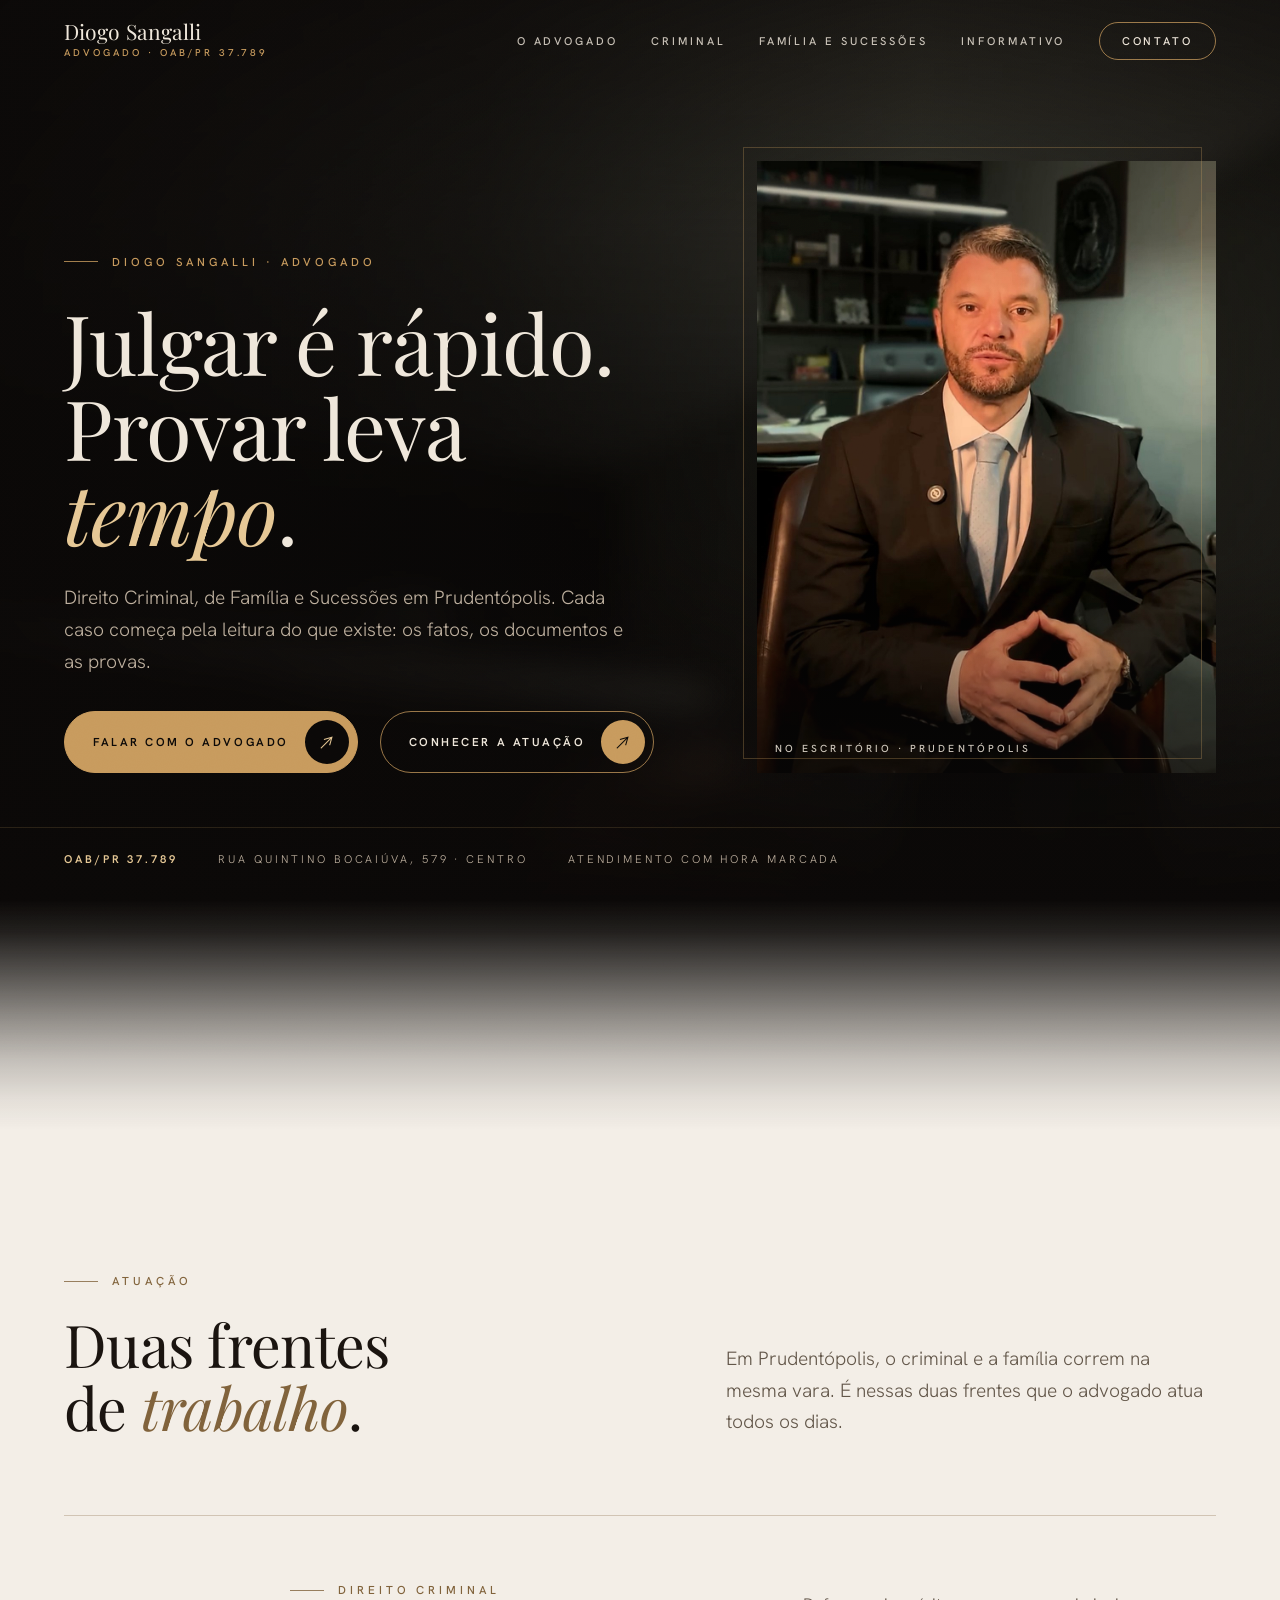
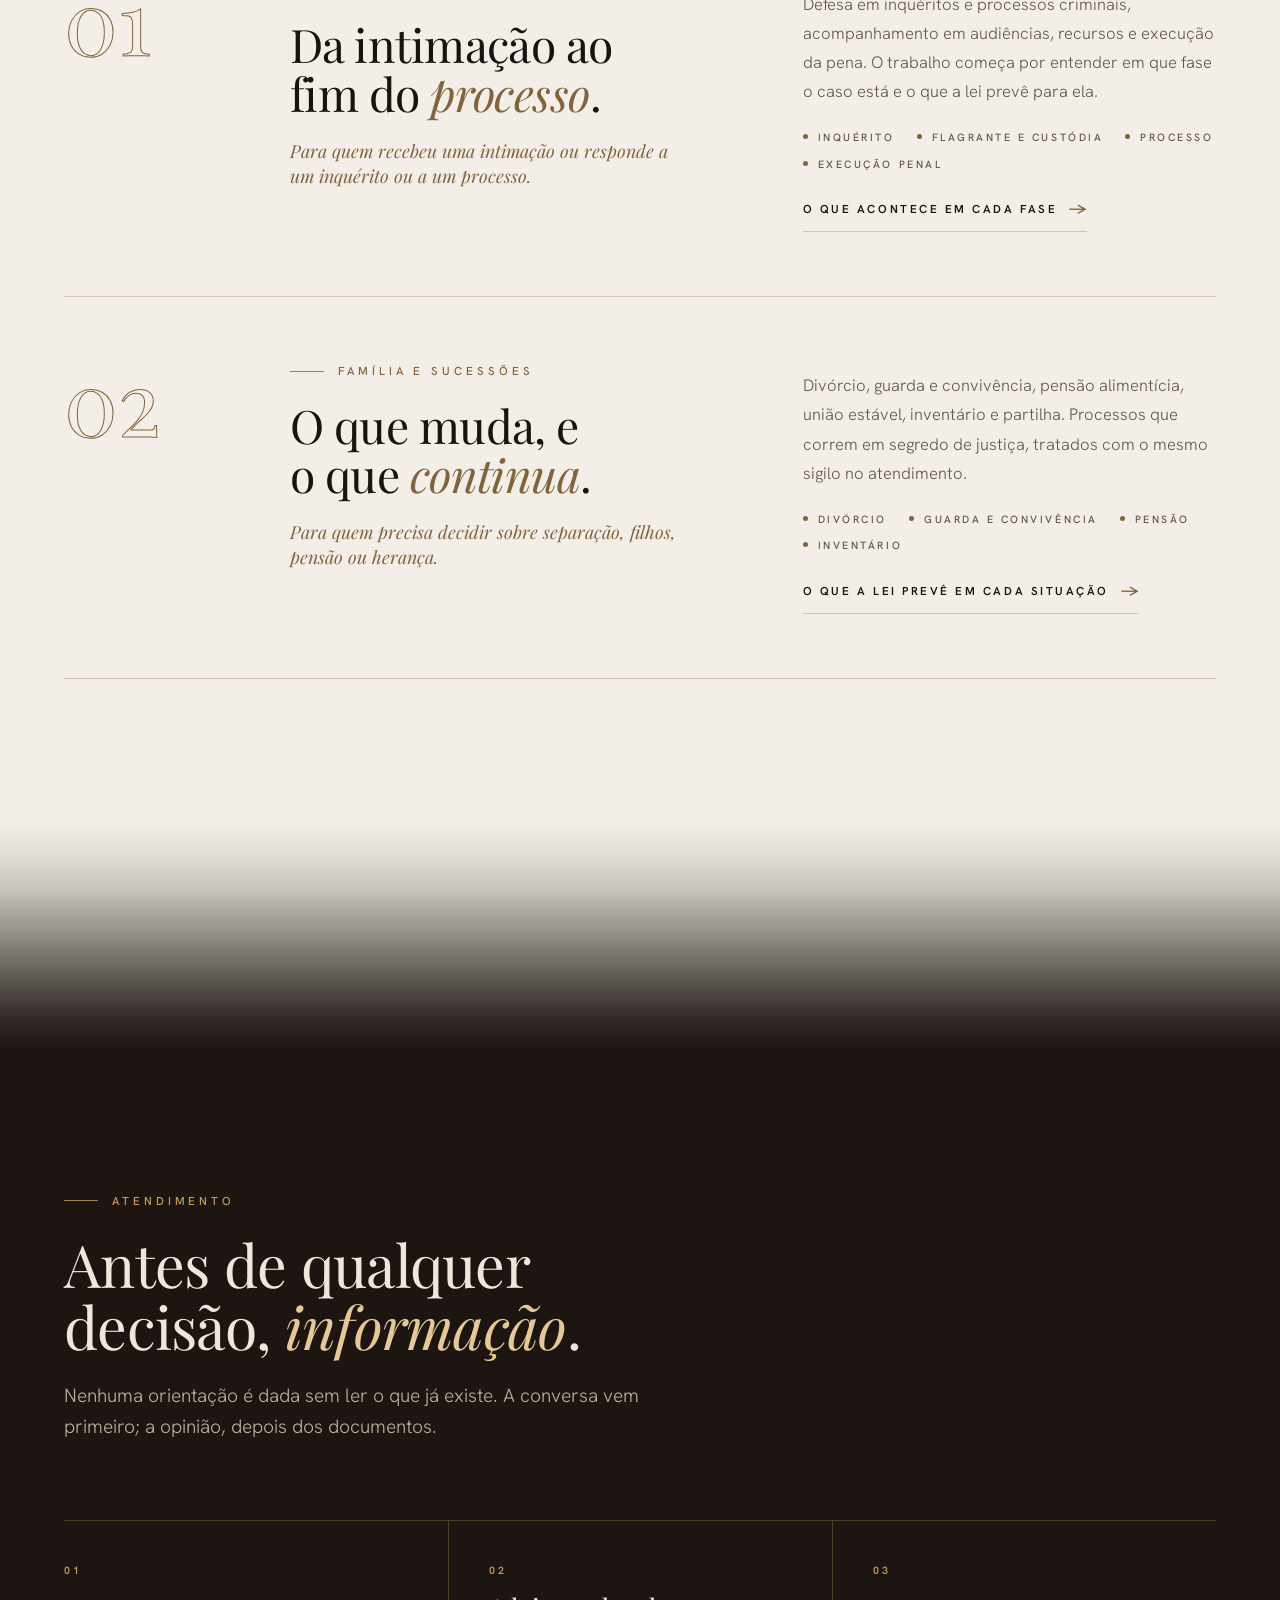
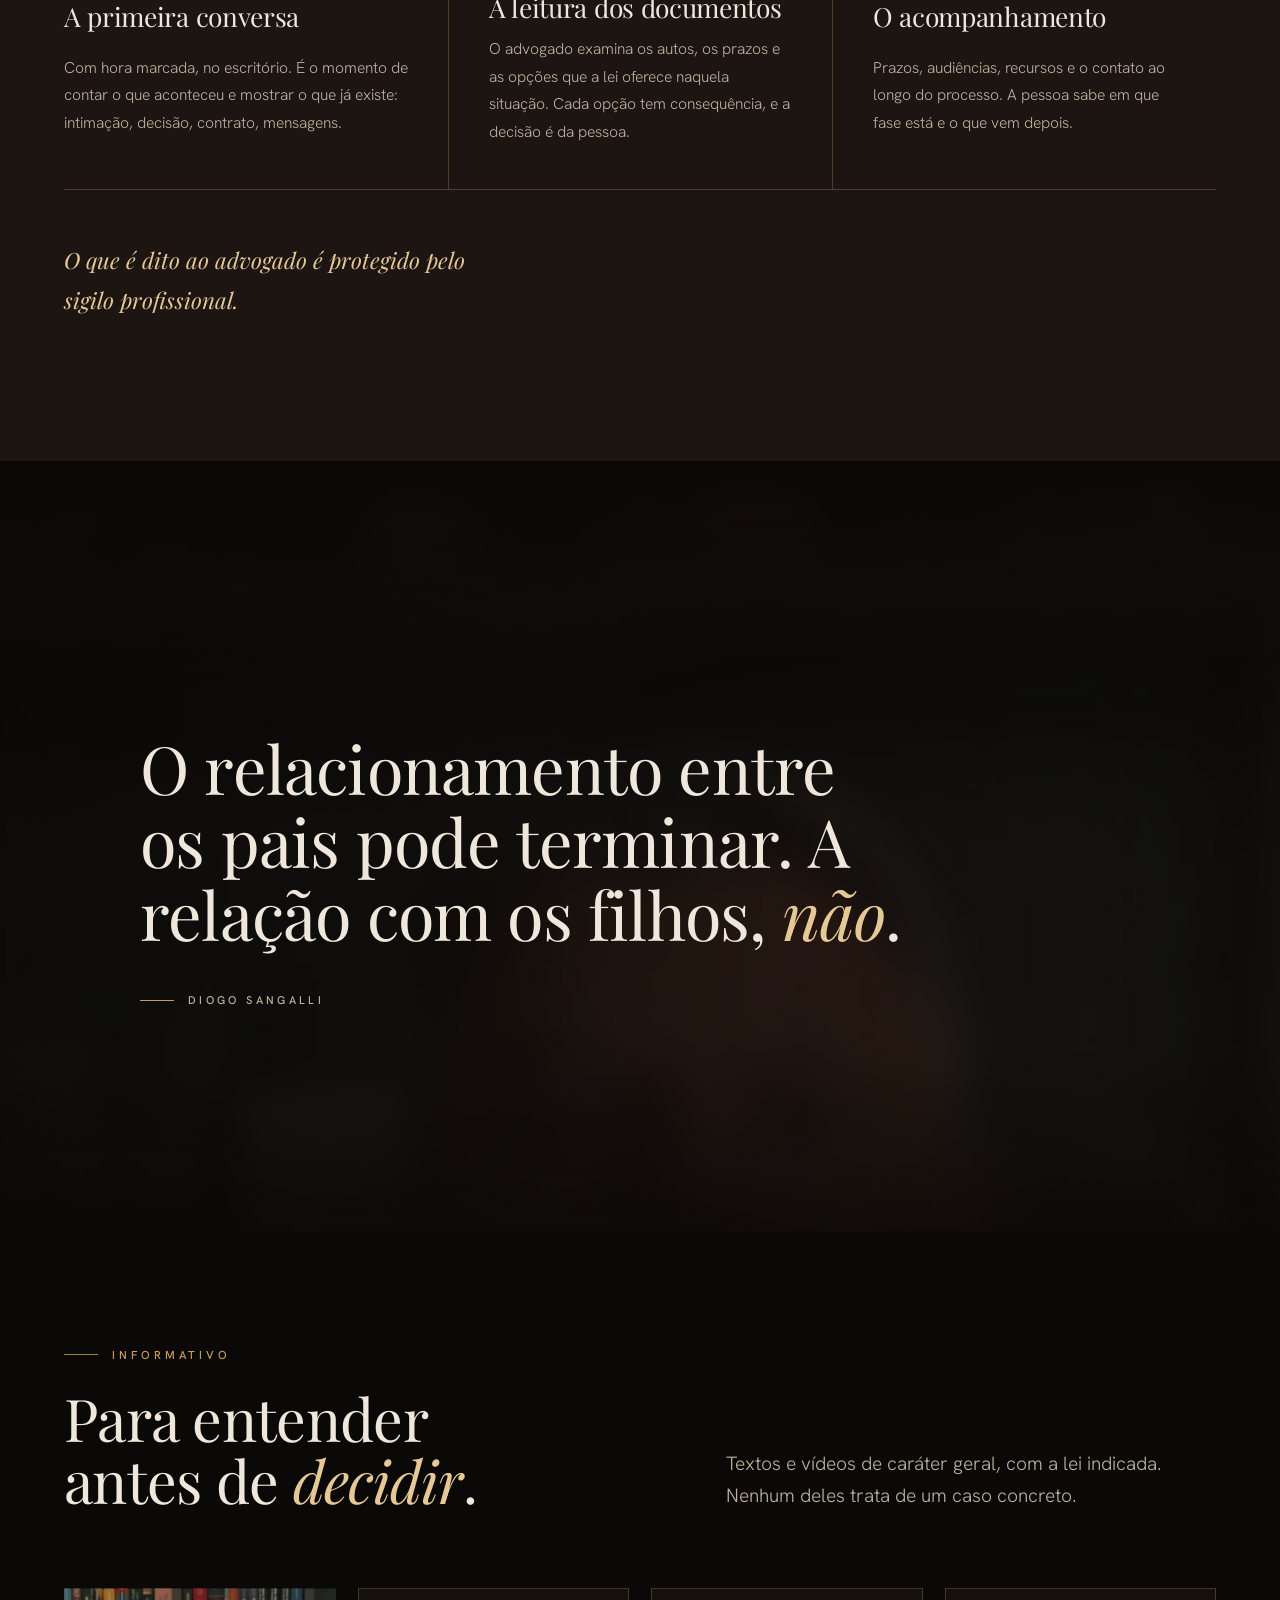
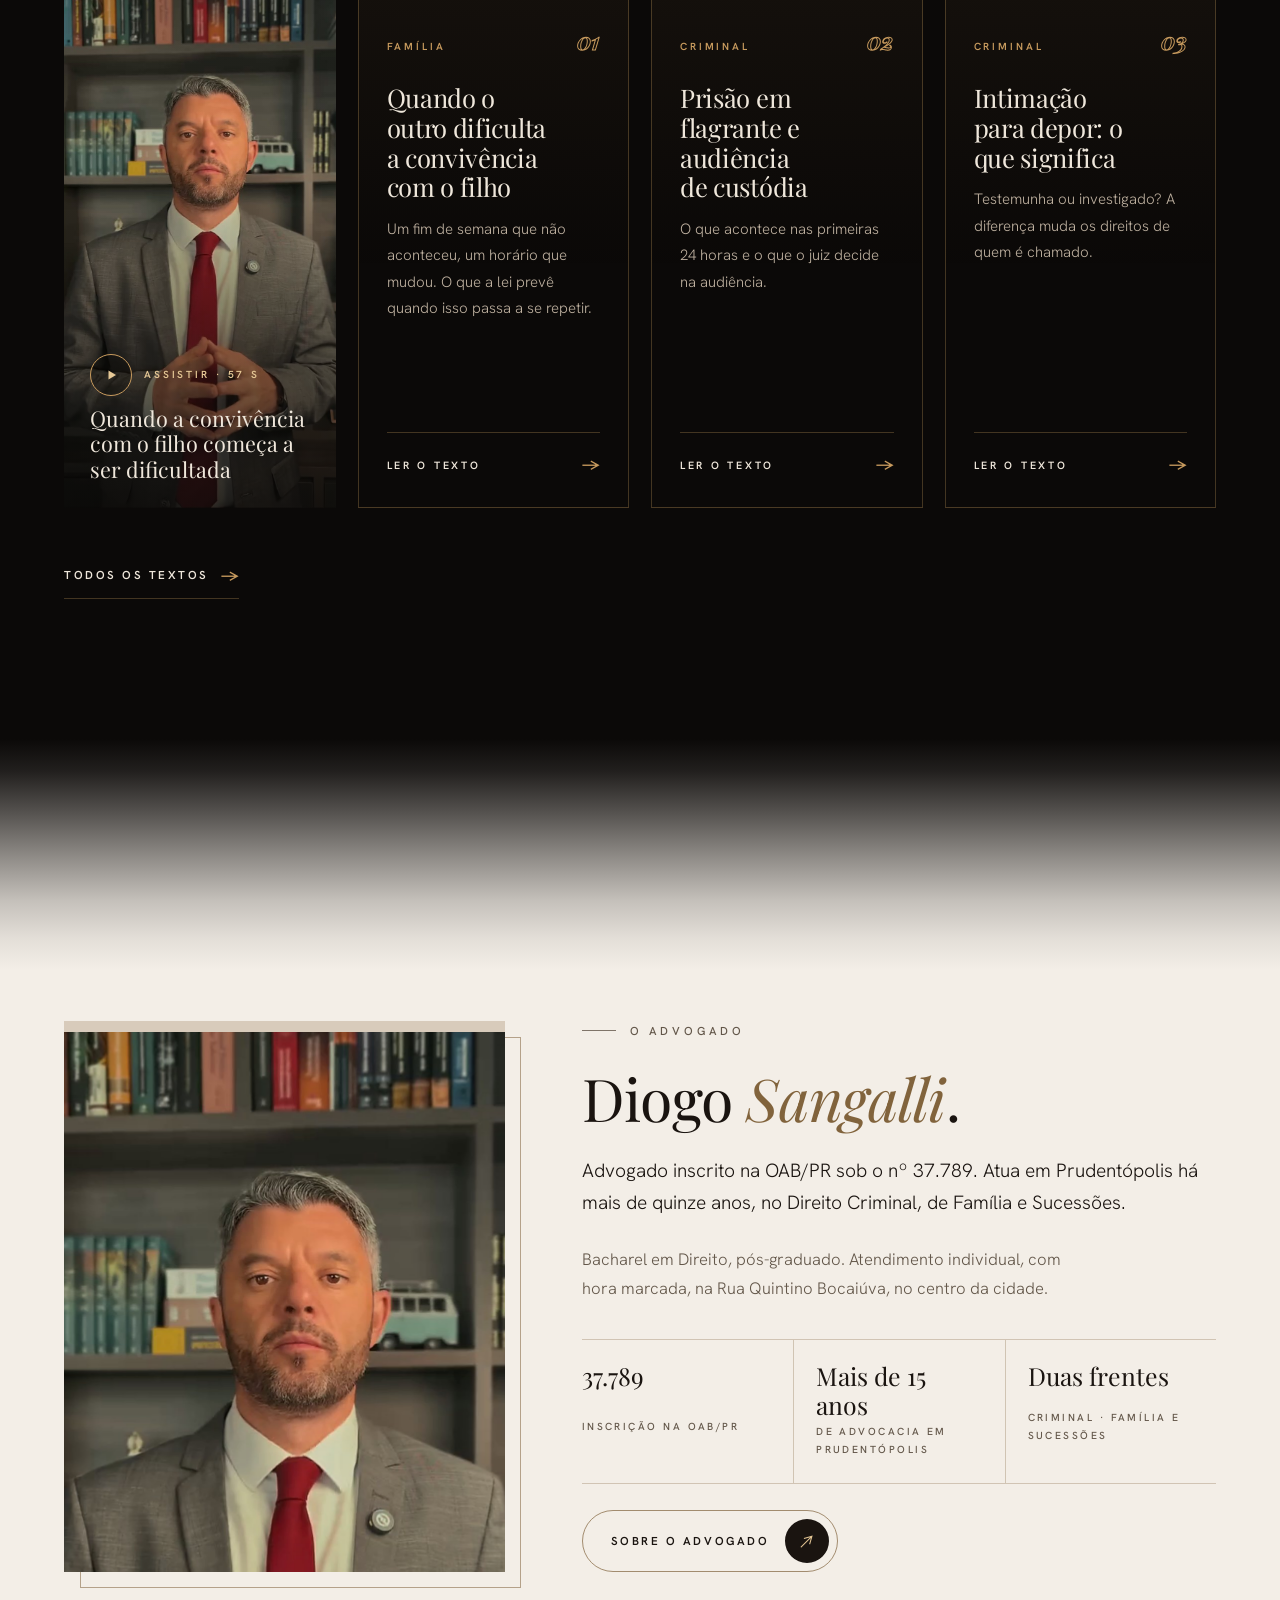
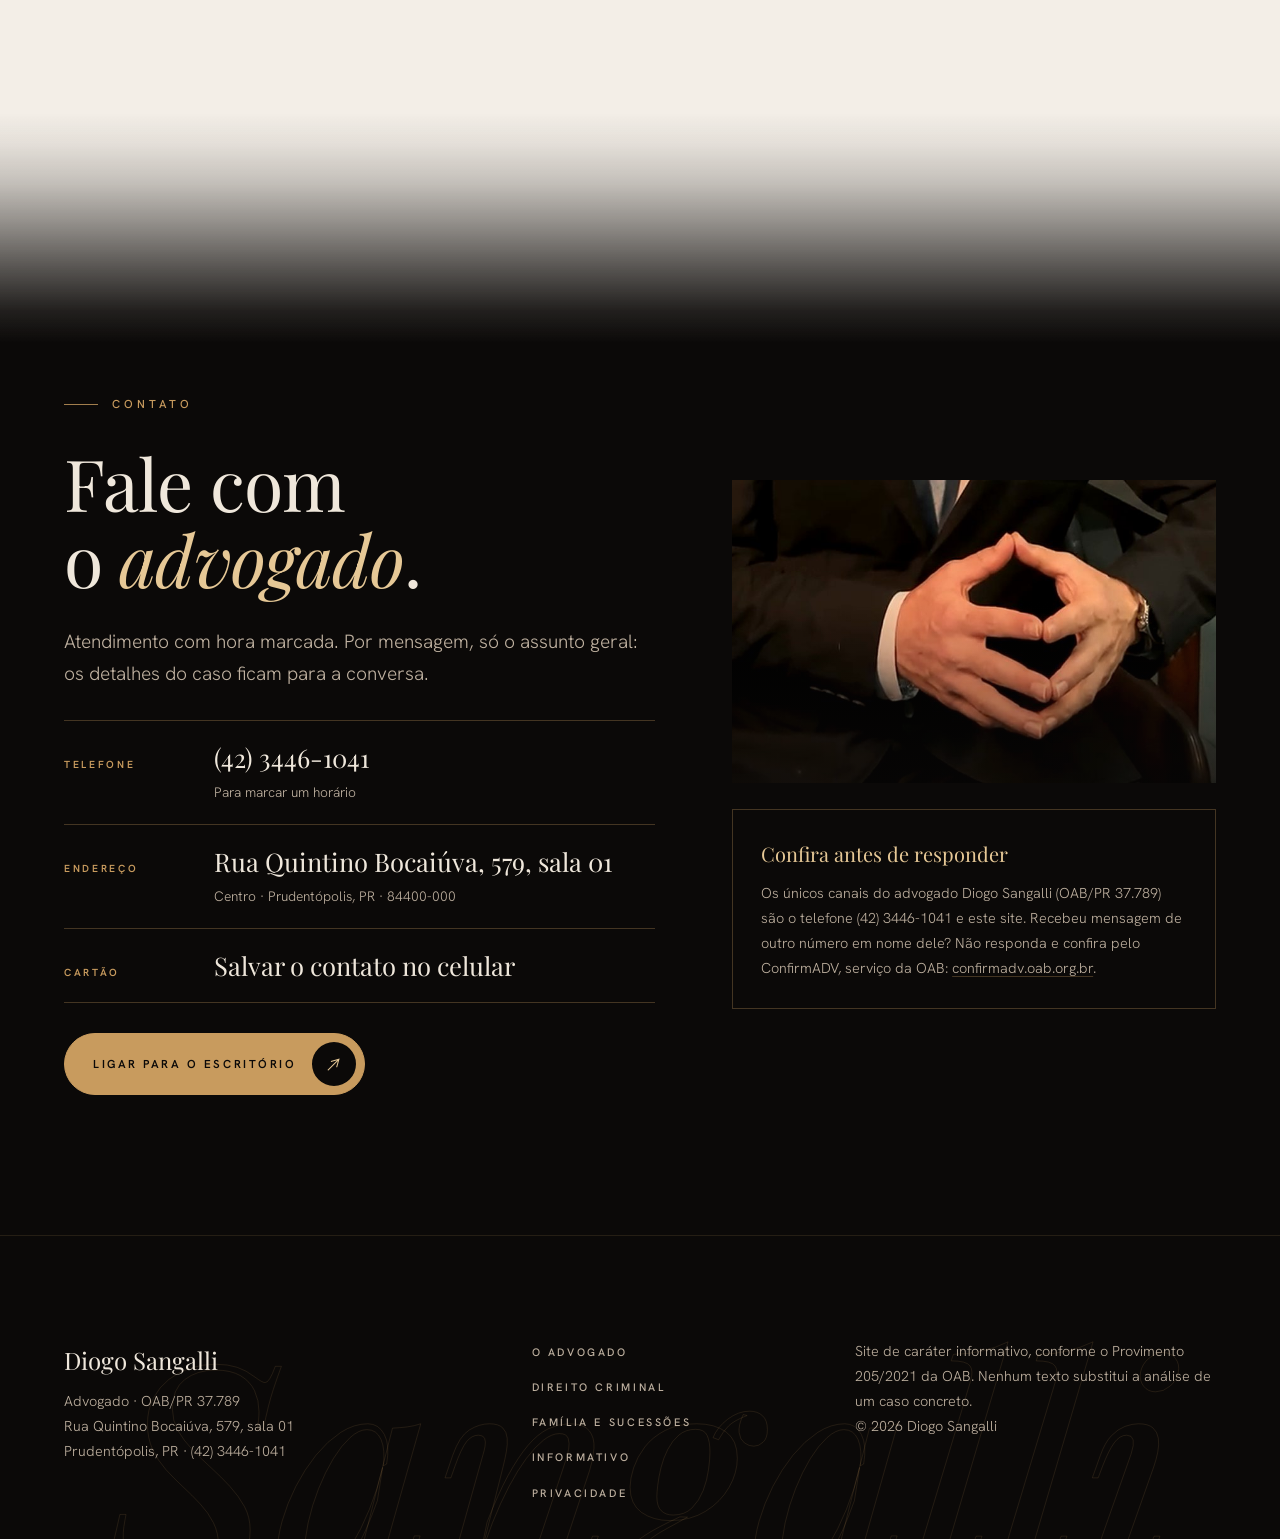
<file: index.html>
<!DOCTYPE html>
<html lang="pt-BR">
<head>
<meta charset="utf-8">
<meta name="viewport" content="width=device-width, initial-scale=1, viewport-fit=cover">
<title>Diogo Sangalli · Advogado em Prudentópolis</title>
<meta name="description" content="Diogo Sangalli, advogado (OAB/PR 37.789) em Prudentópolis, PR. Direito Criminal, de Família e Sucessões.">
<!-- Prévia de aprovação: fora dos buscadores até o lançamento -->
<meta name="robots" content="noindex, nofollow">
<link rel="canonical" href="https://sangalli.rkperformance.com.br/">
<meta name="theme-color" content="#0B0908">
<link rel="icon" href="assets/favicon.svg" type="image/svg+xml">
<meta property="og:type" content="website">
<meta property="og:title" content="Diogo Sangalli · Advogado em Prudentópolis">
<meta property="og:description" content="Direito Criminal, de Família e Sucessões. OAB/PR 37.789.">
<meta property="og:url" content="https://sangalli.rkperformance.com.br/">
<meta property="og:image" content="https://sangalli.rkperformance.com.br/media/og.jpg">
<meta property="og:locale" content="pt_BR">
<link rel="preconnect" href="https://fonts.googleapis.com">
<link rel="preconnect" href="https://fonts.gstatic.com" crossorigin>
<link rel="stylesheet" href="https://fonts.googleapis.com/css2?family=Playfair+Display:ital,wght@0,400;0,500;1,400;1,500&family=Hanken+Grotesk:wght@300;400;500;600&display=swap">
<link rel="preload" as="image" href="media/retrato-escritorio.jpg">
<link rel="stylesheet" href="assets/site.css">
<script type="application/ld+json">
{"@context":"https://schema.org","@graph":[
 {"@type":"LegalService","@id":"https://sangalli.rkperformance.com.br/#escritorio","name":"Diogo Sangalli · Advogado","url":"https://sangalli.rkperformance.com.br/","image":"https://sangalli.rkperformance.com.br/media/og.jpg","telephone":"+55 42 3446-1041","address":{"@type":"PostalAddress","streetAddress":"Rua Quintino Bocaiúva, 579, sala 01","addressLocality":"Prudentópolis","addressRegion":"PR","postalCode":"84400-000","addressCountry":"BR"},"areaServed":"Prudentópolis, PR","founder":{"@id":"https://sangalli.rkperformance.com.br/#diogo"},"knowsAbout":["Direito Criminal","Direito de Família","Direito das Sucessões"]},
 {"@type":"Person","@id":"https://sangalli.rkperformance.com.br/#diogo","name":"Diogo Sangalli","jobTitle":"Advogado","identifier":{"@type":"PropertyValue","propertyID":"OAB/PR","value":"37.789"},"url":"https://sangalli.rkperformance.com.br/diogo-sangalli.html","worksFor":{"@id":"https://sangalli.rkperformance.com.br/#escritorio"}}
]}
</script>
</head>
<body>
<div class="grain" aria-hidden="true"></div>

<header class="cab">
  <div class="cab-in">
    <a class="marca" href="index.html" aria-label="Diogo Sangalli, advogado, página inicial"><b>Diogo Sangalli</b><span>Advogado · OAB/PR 37.789</span></a>
    <nav aria-label="Principal">
      <ul class="nav-links">
        <li><a href="diogo-sangalli.html">O advogado</a></li>
        <li><a href="criminal.html">Criminal</a></li>
        <li><a href="familia.html">Família e Sucessões</a></li>
        <li><a href="informativo.html">Informativo</a></li>
        <li><a class="cta" href="#contato">Contato</a></li>
      </ul>
    </nav>
    <button class="menu-btn" data-abre-menu aria-expanded="false" aria-controls="menu">Menu</button>
  </div>
</header>
<div class="menu" id="menu" role="dialog" aria-modal="true" aria-label="Menu">
  <div class="menu-topo">
    <a class="marca" href="index.html"><b>Diogo Sangalli</b><span>Advogado · OAB/PR 37.789</span></a>
    <button class="menu-btn" data-fecha-menu>Fechar</button>
  </div>
  <ul>
    <li><a href="diogo-sangalli.html"><small>01</small>O advogado</a></li>
    <li><a href="criminal.html"><small>02</small>Criminal</a></li>
    <li><a href="familia.html"><small>03</small>Família e Sucessões</a></li>
    <li><a href="informativo.html"><small>04</small>Informativo</a></li>
    <li><a href="#contato" data-fecha-menu><small>05</small>Contato</a></li>
  </ul>
  <p class="rodape">Rua Quintino Bocaiúva, 579, sala 01<br>Prudentópolis, PR · (42) 3446-1041</p>
</div>

<main>

<!-- ============ HERO ============ -->
<section class="hero" aria-label="Apresentação">
  <div class="hero-bg" data-parallax="0.12" aria-hidden="true"></div>
  <div class="hero-in">
    <div class="hero-txt">
      <p class="eyebrow rv">Diogo Sangalli · Advogado</p>
      <h1 class="h-display rv d1">Julgar é rápido.<br>Provar leva <em>tempo</em>.</h1>
      <p class="lede rv d2">Direito Criminal, de Família e Sucessões em Prudentópolis. Cada caso começa pela leitura do que existe: os fatos, os documentos e as provas.</p>
      <div class="acoes rv d3">
        <a class="btn cheio" href="#contato">Falar com o advogado <span class="seta" aria-hidden="true">→</span></a>
        <a class="btn" href="#atuacao">Conhecer a atuação <span class="seta" aria-hidden="true">→</span></a>
      </div>
    </div>
    <figure class="moldura rv d2">
      <div class="foto"><img src="media/retrato-escritorio.jpg" alt="Diogo Sangalli no escritório, de terno escuro, com as mãos unidas à frente" width="1080" height="1440" fetchpriority="high"></div>
      <figcaption>No escritório · Prudentópolis</figcaption>
    </figure>
  </div>
  <div class="hero-base">
    <span><b>OAB/PR 37.789</b></span>
    <span>Rua Quintino Bocaiúva, 579 · Centro</span>
    <span>Atendimento com hora marcada</span>
  </div>
</section>

<div class="to-light" aria-hidden="true"></div>

<!-- ============ ATUAÇÃO ============ -->
<section class="sec light" id="atuacao">
  <div class="wrap">
    <div class="cab-sec duplo">
      <div style="display:grid;gap:22px">
        <p class="eyebrow rv">Atuação</p>
        <h2 class="h-sec rv d1">Duas frentes de <em>trabalho</em>.</h2>
      </div>
      <p class="lede rv d2">Em Prudentópolis, o criminal e a família correm na mesma vara. É nessas duas frentes que o advogado atua todos os dias.</p>
    </div>

    <div class="areas">
      <a class="area rv" href="criminal.html">
        <span class="num" aria-hidden="true">01</span>
        <div class="corpo">
          <p class="eyebrow">Direito Criminal</p>
          <h3>Da intimação ao fim do <em>processo</em>.</h3>
          <p class="para">Para quem recebeu uma intimação ou responde a um inquérito ou a um processo.</p>
        </div>
        <div class="lado">
          <p class="desc">Defesa em inquéritos e processos criminais, acompanhamento em audiências, recursos e execução da pena. O trabalho começa por entender em que fase o caso está e o que a lei prevê para ela.</p>
          <ul class="tags"><li>Inquérito</li><li>Flagrante e custódia</li><li>Processo</li><li>Execução penal</li></ul>
          <span class="link-seta">O que acontece em cada fase</span>
        </div>
      </a>
      <a class="area rv" href="familia.html">
        <span class="num" aria-hidden="true">02</span>
        <div class="corpo">
          <p class="eyebrow">Família e Sucessões</p>
          <h3>O que muda, e o que <em>continua</em>.</h3>
          <p class="para">Para quem precisa decidir sobre separação, filhos, pensão ou herança.</p>
        </div>
        <div class="lado">
          <p class="desc">Divórcio, guarda e convivência, pensão alimentícia, união estável, inventário e partilha. Processos que correm em segredo de justiça, tratados com o mesmo sigilo no atendimento.</p>
          <ul class="tags"><li>Divórcio</li><li>Guarda e convivência</li><li>Pensão</li><li>Inventário</li></ul>
          <span class="link-seta">O que a lei prevê em cada situação</span>
        </div>
      </a>
    </div>
  </div>
</section>

<div class="to-carvao" aria-hidden="true"></div>

<!-- ============ ATENDIMENTO ============ -->
<section class="sec carvao" id="atendimento">
  <div class="wrap">
    <div class="cab-sec">
      <p class="eyebrow rv">Atendimento</p>
      <h2 class="h-sec rv d1">Antes de qualquer decisão, <em>informação</em>.</h2>
      <p class="lede rv d2">Nenhuma orientação é dada sem ler o que já existe. A conversa vem primeiro; a opinião, depois dos documentos.</p>
    </div>
    <div class="pilares">
      <article class="pilar rv"><span class="n">01</span><h3>A primeira conversa</h3><p>Com hora marcada, no escritório. É o momento de contar o que aconteceu e mostrar o que já existe: intimação, decisão, contrato, mensagens.</p></article>
      <article class="pilar rv d1"><span class="n">02</span><h3>A leitura dos documentos</h3><p>O advogado examina os autos, os prazos e as opções que a lei oferece naquela situação. Cada opção tem consequência, e a decisão é da pessoa.</p></article>
      <article class="pilar rv d2"><span class="n">03</span><h3>O acompanhamento</h3><p>Prazos, audiências, recursos e o contato ao longo do processo. A pessoa sabe em que fase está e o que vem depois.</p></article>
    </div>
    <p class="fecho rv">O que é dito ao advogado é protegido pelo sigilo profissional.</p>
  </div>
</section>

<!-- ============ CITAÇÃO ============ -->
<section class="banda carvao" aria-label="Citação">
  <div class="banda-bg" data-parallax="0.18" aria-hidden="true"></div>
  <div class="wrap">
    <blockquote class="rv">
      <p>O relacionamento entre os pais pode terminar. A relação com os filhos, <em>não</em>.</p>
      <cite>Diogo Sangalli</cite>
    </blockquote>
  </div>
</section>

<!-- ============ INFORMATIVO ============ -->
<section class="sec" id="informativo" style="padding-top:clamp(40px,5vw,80px)">
  <div class="wrap">
    <div class="cab-sec duplo">
      <div style="display:grid;gap:22px">
        <p class="eyebrow rv">Informativo</p>
        <h2 class="h-sec rv d1">Para entender antes de <em>decidir</em>.</h2>
      </div>
      <p class="lede rv d2">Textos e vídeos de caráter geral, com a lei indicada. Nenhum deles trata de um caso concreto.</p>
    </div>
    <div class="inf-grade">
      <div class="video-card rv" data-src="media/convivencia.mp4">
        <img src="media/convivencia-capa.jpg" alt="" width="608" height="1080" loading="lazy">
        <button class="tocar" type="button"><span>Assistir · 57 s</span><b>Quando a convivência com o filho começa a ser dificultada</b></button>
        <button class="fechar" type="button">Fechar</button>
      </div>
      <a class="txt-card rv d1" href="informativo/convivencia-com-os-filhos.html">
        <div class="topo"><span>Família</span><i>01</i></div>
        <div><h3>Quando o outro dificulta a convivência com o filho</h3><p>Um fim de semana que não aconteceu, um horário que mudou. O que a lei prevê quando isso passa a se repetir.</p></div>
        <span class="ler">Ler o texto</span>
      </a>
      <a class="txt-card rv d2" href="informativo/prisao-em-flagrante-e-audiencia-de-custodia.html">
        <div class="topo"><span>Criminal</span><i>02</i></div>
        <div><h3>Prisão em flagrante e audiência de custódia</h3><p>O que acontece nas primeiras 24 horas e o que o juiz decide na audiência.</p></div>
        <span class="ler">Ler o texto</span>
      </a>
      <a class="txt-card rv d3" href="informativo/intimacao-para-depor.html">
        <div class="topo"><span>Criminal</span><i>03</i></div>
        <div><h3>Intimação para depor: o que significa</h3><p>Testemunha ou investigado? A diferença muda os direitos de quem é chamado.</p></div>
        <span class="ler">Ler o texto</span>
      </a>
    </div>
    <div style="margin-top:clamp(34px,4vw,56px)"><a class="link-seta rv" href="informativo.html">Todos os textos</a></div>
  </div>
</section>

<div class="to-light" aria-hidden="true"></div>

<!-- ============ O ADVOGADO ============ -->
<section class="sec light" id="advogado" style="padding-top:clamp(30px,4vw,60px)">
  <div class="wrap sobre">
    <figure class="quadro rv">
      <div class="foto"><img src="media/retrato-busto.jpg" alt="Diogo Sangalli, de terno cinza, diante da estante de livros" width="954" height="1192" loading="lazy" data-parallax="-0.05"></div>
    </figure>
    <div class="corpo">
      <p class="eyebrow rv">O advogado</p>
      <h2 class="h-sec rv d1">Diogo <em>Sangalli</em>.</h2>
      <p class="lede rv d2" style="color:var(--ink)">Advogado inscrito na OAB/PR sob o nº 37.789. Atua em Prudentópolis há mais de quinze anos, no Direito Criminal, de Família e Sucessões.</p>
      <p class="rv d2">Bacharel em Direito, pós-graduado. Atendimento individual, com hora marcada, na Rua Quintino Bocaiúva, no centro da cidade.</p>
      <div class="fatos rv">
        <div class="fato"><b>37.789</b><span>Inscrição na OAB/PR</span></div>
        <div class="fato"><b>Mais de 15 anos</b><span>De advocacia em Prudentópolis</span></div>
        <div class="fato"><b>Duas frentes</b><span>Criminal · Família e Sucessões</span></div>
      </div>
      <div class="rv"><a class="btn" href="diogo-sangalli.html">Sobre o advogado <span class="seta" aria-hidden="true">→</span></a></div>
    </div>
  </div>
</section>

<div class="to-dark" aria-hidden="true"></div>

<!-- ============ CONTATO ============ -->
<section class="sec final" id="contato" style="padding-top:clamp(30px,4vw,60px)">
  <div class="wrap final-grade">
    <div class="corpo">
      <p class="eyebrow rv">Contato</p>
      <h2 class="rv d1">Fale com o <em>advogado</em>.</h2>
      <p class="lede rv d2">Atendimento com hora marcada. Por mensagem, só o assunto geral: os detalhes do caso ficam para a conversa.</p>
      <div class="canais rv">
        <div class="canal"><b>Telefone</b><a href="tel:+554234461041">(42) 3446-1041</a><small>Para marcar um horário</small></div>
        <!-- WhatsApp: entra quando houver um número só do advogado -->
        <div class="canal"><b>Endereço</b><a href="https://www.google.com/maps/search/?api=1&query=Rua+Quintino+Bocai%C3%BAva+579+Prudent%C3%B3polis+PR" target="_blank" rel="noopener">Rua Quintino Bocaiúva, 579, sala 01</a><small>Centro · Prudentópolis, PR · 84400-000</small></div>
        <div class="canal"><b>Cartão</b><a href="diogo-sangalli.vcf" download="diogo-sangalli.vcf">Salvar o contato no celular</a></div>
      </div>
      <div class="rv"><a class="btn cheio" href="tel:+554234461041">Ligar para o escritório <span class="seta" aria-hidden="true">→</span></a></div>
    </div>
    <div class="lateral">
      <div class="foto rv"><img src="media/maos.jpg" alt="" width="870" height="480" loading="lazy"></div>
      <div class="confira rv d1">
        <b>Confira antes de responder</b>
        <p>Os únicos canais do advogado Diogo Sangalli (OAB/PR 37.789) são o telefone (42) 3446-1041 e este site. Recebeu mensagem de outro número em nome dele? Não responda e confira pelo ConfirmADV, serviço da OAB: <a href="https://confirmadv.oab.org.br" target="_blank" rel="noopener">confirmadv.oab.org.br</a>.</p>
      </div>
    </div>
  </div>
</section>

</main>

<footer class="pe">
  <div class="pe-in">
    <div><b>Diogo Sangalli</b>Advogado · OAB/PR 37.789<br>Rua Quintino Bocaiúva, 579, sala 01<br>Prudentópolis, PR · (42) 3446-1041</div>
    <ul>
      <li><a href="diogo-sangalli.html">O advogado</a></li>
      <li><a href="criminal.html">Direito Criminal</a></li>
      <li><a href="familia.html">Família e Sucessões</a></li>
      <li><a href="informativo.html">Informativo</a></li>
      <li><a href="privacidade.html">Privacidade</a></li>
    </ul>
    <div>Site de caráter informativo, conforme o Provimento 205/2021 da OAB. Nenhum texto substitui a análise de um caso concreto.<br>© <span data-ano>2026</span> Diogo Sangalli</div>
  </div>
</footer>

<script src="assets/site.js" defer></script>
</body>
</html>
</file>
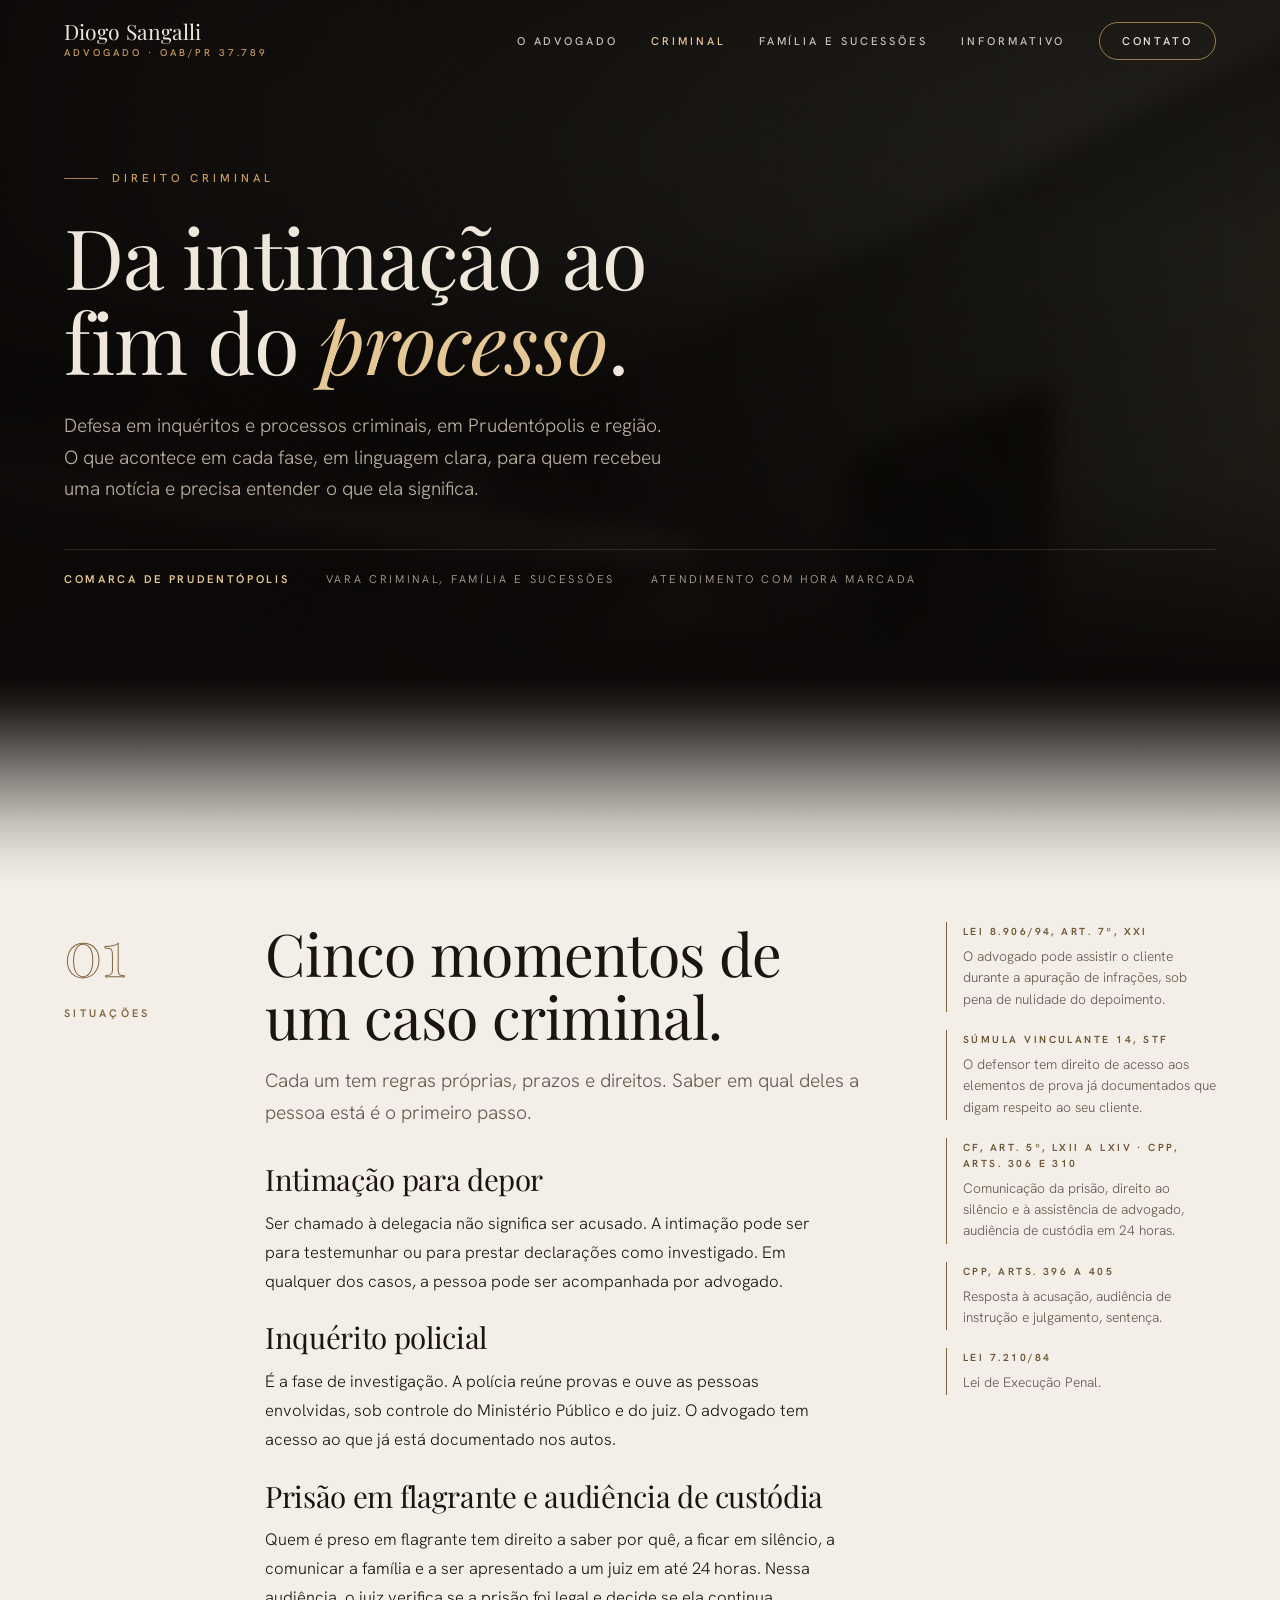
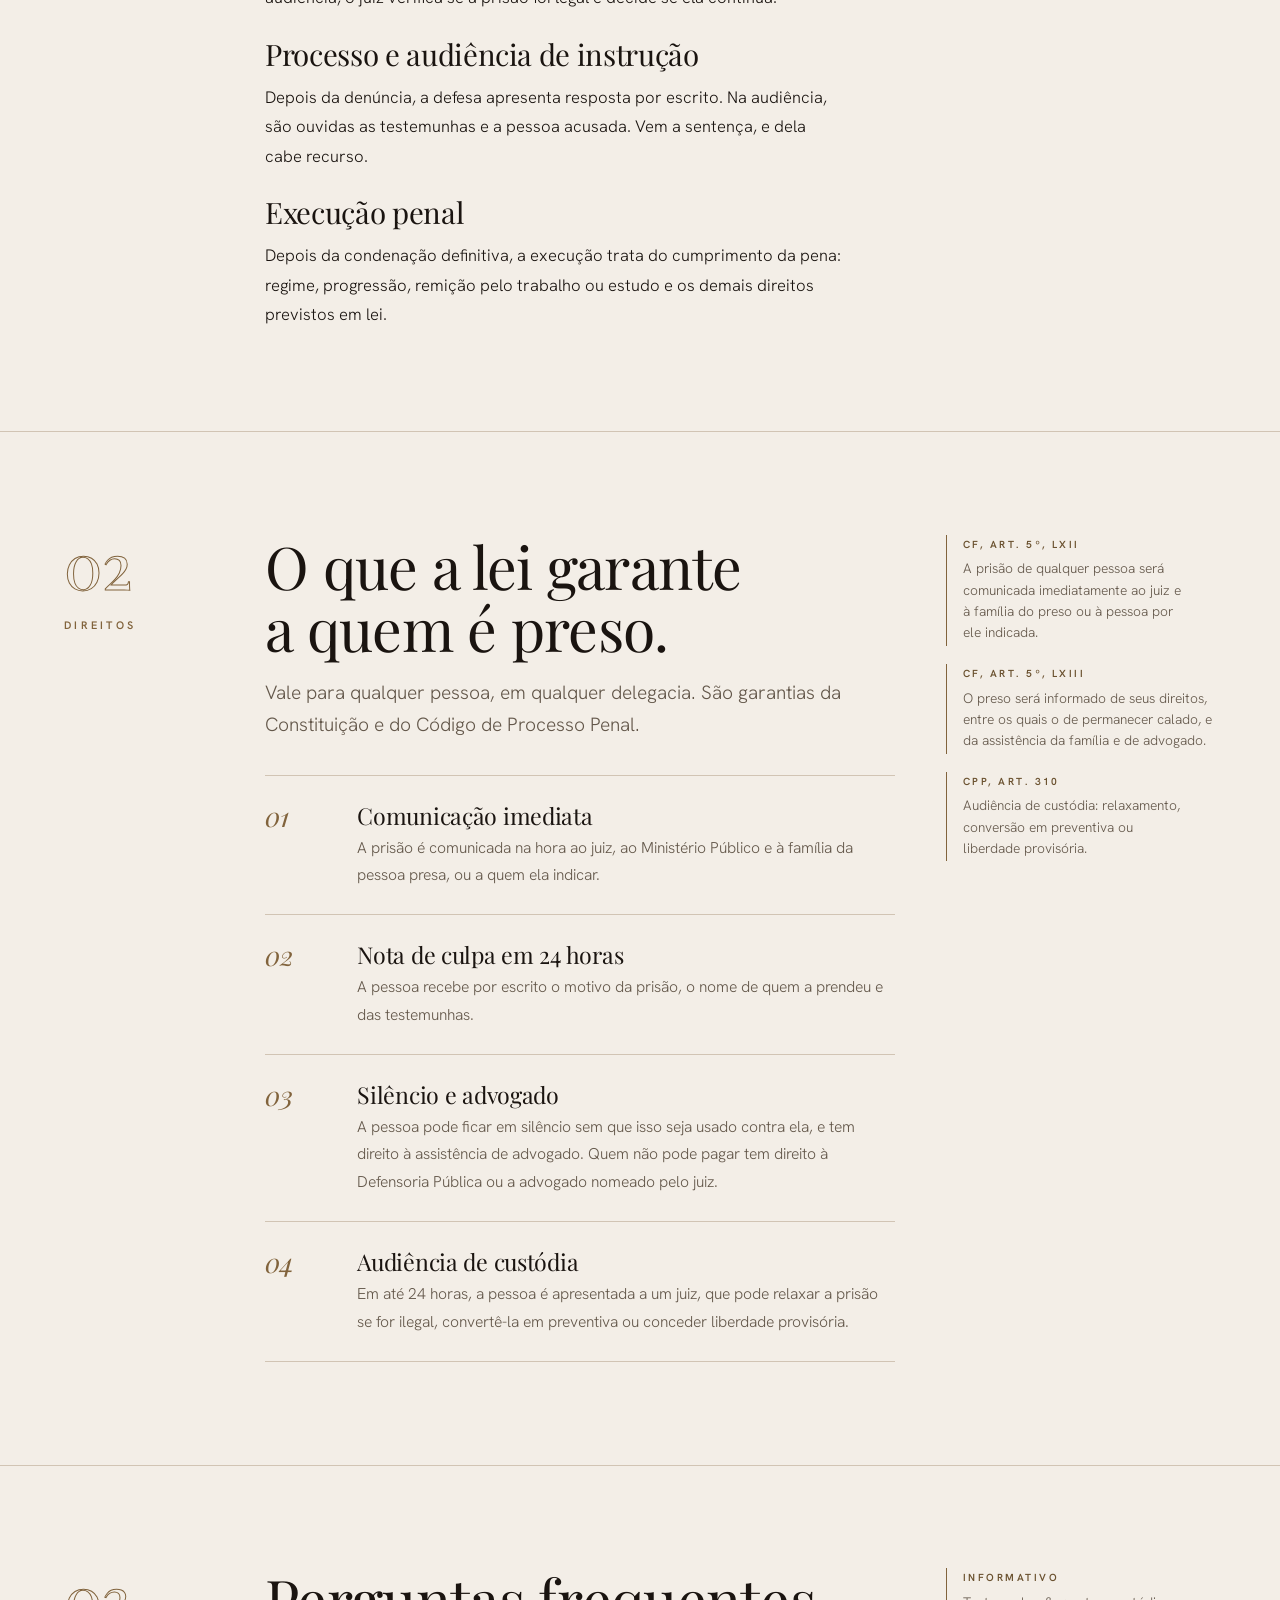
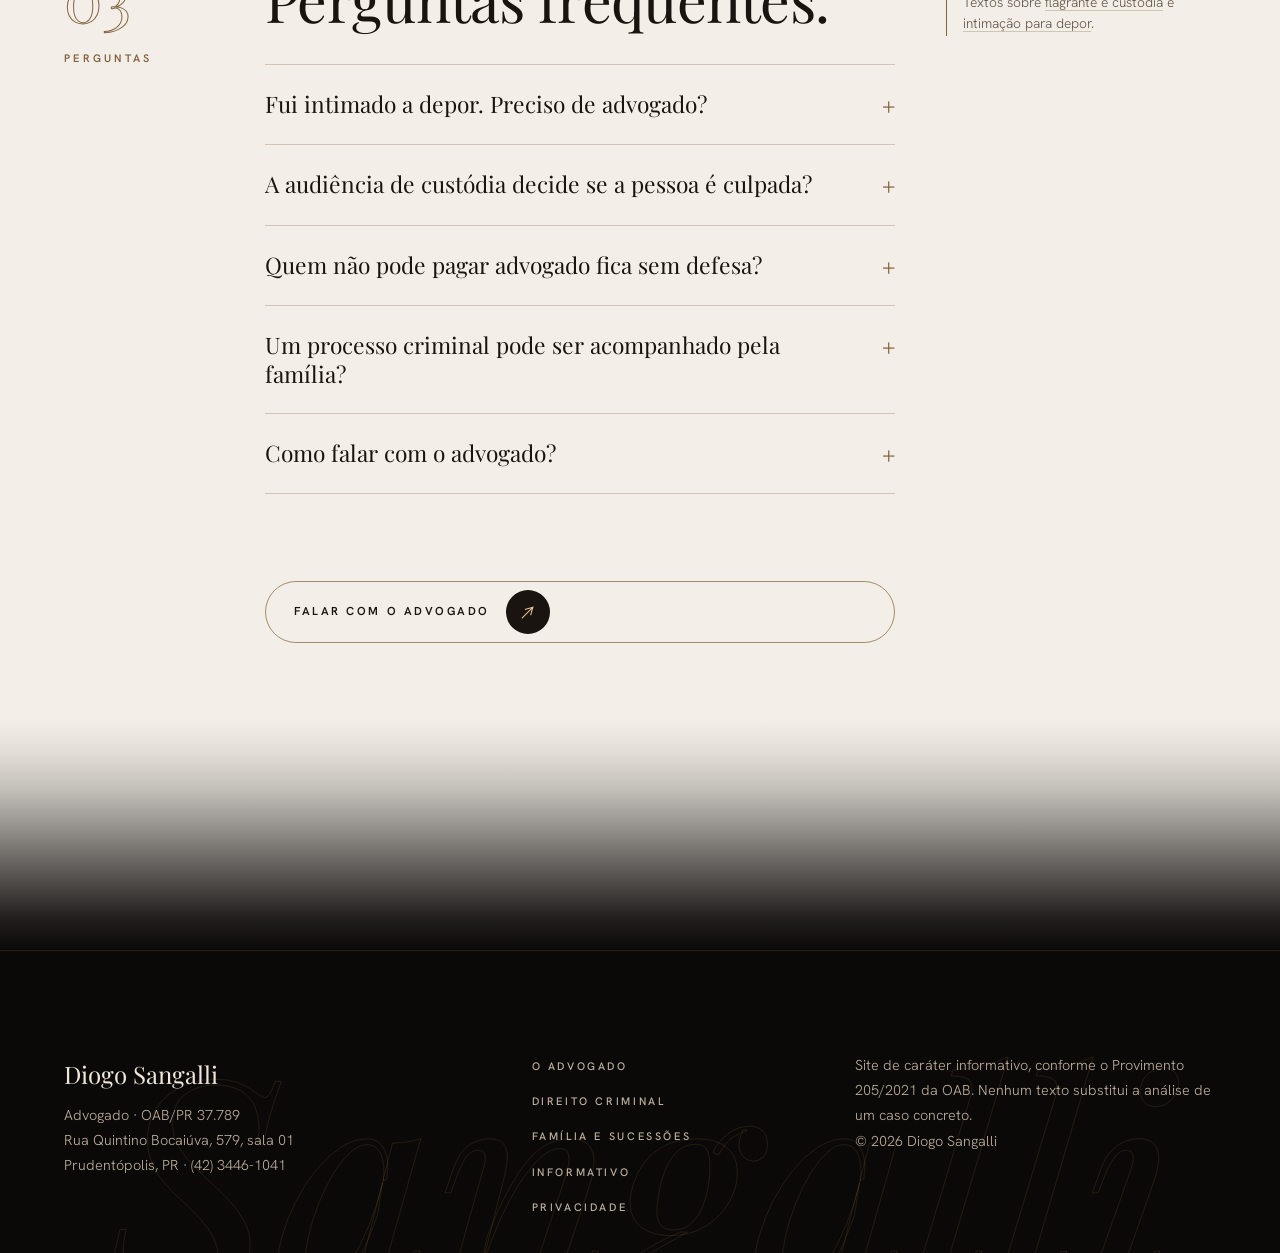
<file: criminal.html>
<!DOCTYPE html>
<html lang="pt-BR">
<head>
<meta charset="utf-8">
<meta name="viewport" content="width=device-width, initial-scale=1, viewport-fit=cover">
<title>Direito Criminal · Diogo Sangalli, advogado em Prudentópolis</title>
<meta name="description" content="Direito Criminal em Prudentópolis: intimação para depor, inquérito, prisão em flagrante e audiência de custódia, processo e execução penal. O que acontece em cada fase, em linguagem clara.">
<meta name="robots" content="noindex, nofollow">
<link rel="canonical" href="https://sangalli.rkperformance.com.br/criminal.html">
<meta name="theme-color" content="#0B0908">
<link rel="icon" href="assets/favicon.svg" type="image/svg+xml">
<meta property="og:type" content="website">
<meta property="og:title" content="Direito Criminal · Diogo Sangalli">
<meta property="og:description" content="Da intimação ao fim do processo. O que acontece em cada fase, em linguagem clara.">
<meta property="og:url" content="https://sangalli.rkperformance.com.br/criminal.html">
<meta property="og:image" content="https://sangalli.rkperformance.com.br/media/og.jpg">
<link rel="preconnect" href="https://fonts.googleapis.com">
<link rel="preconnect" href="https://fonts.gstatic.com" crossorigin>
<link rel="stylesheet" href="https://fonts.googleapis.com/css2?family=Playfair+Display:ital,wght@0,400;0,500;1,400;1,500&family=Hanken+Grotesk:wght@300;400;500;600&display=swap">
<link rel="stylesheet" href="assets/site.css">
</head>
<body>
<div class="grain" aria-hidden="true"></div>

<header class="cab">
  <div class="cab-in">
    <a class="marca" href="index.html"><b>Diogo Sangalli</b><span>Advogado · OAB/PR 37.789</span></a>
    <nav aria-label="Principal">
      <ul class="nav-links">
        <li><a href="diogo-sangalli.html">O advogado</a></li>
        <li><a href="criminal.html" aria-current="page">Criminal</a></li>
        <li><a href="familia.html">Família e Sucessões</a></li>
        <li><a href="informativo.html">Informativo</a></li>
        <li><a class="cta" href="index.html#contato">Contato</a></li>
      </ul>
    </nav>
    <button class="menu-btn" data-abre-menu aria-expanded="false" aria-controls="menu">Menu</button>
  </div>
</header>
<div class="menu" id="menu" role="dialog" aria-modal="true" aria-label="Menu">
  <div class="menu-topo"><a class="marca" href="index.html"><b>Diogo Sangalli</b><span>Advogado · OAB/PR 37.789</span></a><button class="menu-btn" data-fecha-menu>Fechar</button></div>
  <ul>
    <li><a href="diogo-sangalli.html"><small>01</small>O advogado</a></li>
    <li><a href="criminal.html"><small>02</small>Criminal</a></li>
    <li><a href="familia.html"><small>03</small>Família e Sucessões</a></li>
    <li><a href="informativo.html"><small>04</small>Informativo</a></li>
    <li><a href="index.html#contato"><small>05</small>Contato</a></li>
  </ul>
  <p class="rodape">Rua Quintino Bocaiúva, 579, sala 01<br>Prudentópolis, PR · (42) 3446-1041</p>
</div>

<main>

<section class="capa" aria-label="Direito Criminal">
  <div class="capa-in">
    <p class="kicker">Direito Criminal</p>
    <h1 class="h-display">Da intimação ao fim do <em>processo</em>.</h1>
    <p class="lede">Defesa em inquéritos e processos criminais, em Prudentópolis e região. O que acontece em cada fase, em linguagem clara, para quem recebeu uma notícia e precisa entender o que ela significa.</p>
    <div class="rodape">
      <span><b>Comarca de Prudentópolis</b></span>
      <span>Vara Criminal, Família e Sucessões</span>
      <span>Atendimento com hora marcada</span>
    </div>
  </div>
</section>

<section class="bloco sem-fio" id="situacoes">
  <div class="doc">
    <div class="folio"><b>1</b>Situações</div>
    <div class="texto">
      <div class="sec-cab rv">
        <h2 class="h-sec">Cinco momentos de um caso criminal.</h2>
        <p class="lede">Cada um tem regras próprias, prazos e direitos. Saber em qual deles a pessoa está é o primeiro passo.</p>
      </div>

      <div class="rv"><h3 class="h-sub">Intimação para depor</h3>
      <p>Ser chamado à delegacia não significa ser acusado. A intimação pode ser para testemunhar ou para prestar declarações como investigado. Em qualquer dos casos, a pessoa pode ser acompanhada por advogado.</p>
      <p class="nota"><b>Lei 8.906/94, art. 7º, XXI</b>O advogado pode assistir o cliente durante a apuração de infrações, sob pena de nulidade do depoimento.</p></div>

      <div class="rv"><h3 class="h-sub">Inquérito policial</h3>
      <p>É a fase de investigação. A polícia reúne provas e ouve as pessoas envolvidas, sob controle do Ministério Público e do juiz. O advogado tem acesso ao que já está documentado nos autos.</p>
      <p class="nota"><b>Súmula Vinculante 14, STF</b>O defensor tem direito de acesso aos elementos de prova já documentados que digam respeito ao seu cliente.</p></div>

      <div class="rv"><h3 class="h-sub">Prisão em flagrante e audiência de custódia</h3>
      <p>Quem é preso em flagrante tem direito a saber por quê, a ficar em silêncio, a comunicar a família e a ser apresentado a um juiz em até 24 horas. Nessa audiência, o juiz verifica se a prisão foi legal e decide se ela continua.</p>
      <p class="nota"><b>CF, art. 5º, LXII a LXIV · CPP, arts. 306 e 310</b>Comunicação imediata da prisão, direito ao silêncio e à assistência de advogado, audiência de custódia em 24 horas.</p></div>

      <div class="rv"><h3 class="h-sub">Processo e audiência de instrução</h3>
      <p>Depois da denúncia, a defesa apresenta resposta por escrito. Na audiência, são ouvidas as testemunhas e a pessoa acusada. Vem a sentença, e dela cabe recurso.</p>
      <p class="nota"><b>CPP, arts. 396 a 405</b>Resposta à acusação, audiência de instrução e julgamento, sentença.</p></div>

      <div class="rv"><h3 class="h-sub">Execução penal</h3>
      <p>Depois da condenação definitiva, a execução trata do cumprimento da pena: regime, progressão, remição pelo trabalho ou estudo e os demais direitos previstos em lei.</p>
      <p class="nota"><b>Lei 7.210/84</b>Lei de Execução Penal.</p></div>
    </div>
    <div class="margem">
      <p class="nota"><b>Lei 8.906/94, art. 7º, XXI</b>O advogado pode assistir o cliente durante a apuração de infrações, sob pena de nulidade do depoimento.</p>
      <p class="nota"><b>Súmula Vinculante 14, STF</b>O defensor tem direito de acesso aos elementos de prova já documentados que digam respeito ao seu cliente.</p>
      <p class="nota"><b>CF, art. 5º, LXII a LXIV · CPP, arts. 306 e 310</b>Comunicação da prisão, direito ao silêncio e à assistência de advogado, audiência de custódia em 24 horas.</p>
      <p class="nota"><b>CPP, arts. 396 a 405</b>Resposta à acusação, audiência de instrução e julgamento, sentença.</p>
      <p class="nota"><b>Lei 7.210/84</b>Lei de Execução Penal.</p>
    </div>
  </div>
</section>

<section class="bloco" id="direitos">
  <div class="doc">
    <div class="folio"><b>2</b>Direitos</div>
    <div class="texto">
      <div class="sec-cab rv">
        <h2 class="h-sec">O que a lei garante a quem é preso.</h2>
        <p class="lede">Vale para qualquer pessoa, em qualquer delegacia. São garantias da Constituição e do Código de Processo Penal.</p>
      </div>
      <ol class="metodo rv">
        <li><h3>Comunicação imediata</h3><p>A prisão é comunicada na hora ao juiz, ao Ministério Público e à família da pessoa presa, ou a quem ela indicar.</p></li>
        <li><h3>Nota de culpa em 24 horas</h3><p>A pessoa recebe por escrito o motivo da prisão, o nome de quem a prendeu e das testemunhas.</p></li>
        <li><h3>Silêncio e advogado</h3><p>A pessoa pode ficar em silêncio sem que isso seja usado contra ela, e tem direito à assistência de advogado. Quem não pode pagar tem direito à Defensoria Pública ou a advogado nomeado pelo juiz.</p></li>
        <li><h3>Audiência de custódia</h3><p>Em até 24 horas, a pessoa é apresentada a um juiz, que pode relaxar a prisão se for ilegal, convertê-la em preventiva ou conceder liberdade provisória.</p></li>
      </ol>
      <p class="nota"><b>Base</b>CF, art. 5º, LXII, LXIII, LXIV e LXXIV · CPP, art. 306, §§ 1º e 2º, e art. 310.</p>
    </div>
    <div class="margem">
      <p class="nota"><b>CF, art. 5º, LXII</b>A prisão de qualquer pessoa será comunicada imediatamente ao juiz e à família do preso ou à pessoa por ele indicada.</p>
      <p class="nota"><b>CF, art. 5º, LXIII</b>O preso será informado de seus direitos, entre os quais o de permanecer calado, e da assistência da família e de advogado.</p>
      <p class="nota"><b>CPP, art. 310</b>Audiência de custódia: relaxamento, conversão em preventiva ou liberdade provisória.</p>
    </div>
  </div>
</section>

<section class="bloco" id="perguntas">
  <div class="doc">
    <div class="folio"><b>3</b>Perguntas</div>
    <div class="texto">
      <div class="sec-cab rv"><h2 class="h-sec">Perguntas frequentes.</h2></div>
      <div class="faq rv">
        <details><summary>Fui intimado a depor. Preciso de advogado?</summary><div class="resp"><p>Não é obrigatório, mas é um direito. O advogado pode acompanhar o depoimento e verificar se a pessoa está sendo ouvida como testemunha ou como investigada, o que muda os direitos aplicáveis.</p></div></details>
        <details><summary>A audiência de custódia decide se a pessoa é culpada?</summary><div class="resp"><p>Não. Ela verifica a legalidade da prisão e decide se ela continua, se é convertida em preventiva ou se a pessoa responde em liberdade. A culpa é discutida no processo, depois.</p></div></details>
        <details><summary>Quem não pode pagar advogado fica sem defesa?</summary><div class="resp"><p>Não. A Constituição garante assistência jurídica integral e gratuita a quem comprovar insuficiência de recursos (art. 5º, LXXIV), pela Defensoria Pública ou por advogado nomeado pelo juiz.</p></div></details>
        <details><summary>Um processo criminal pode ser acompanhado pela família?</summary><div class="resp"><p>Sim. Salvo nos casos de segredo de justiça, o processo é público, e o advogado pode explicar cada fase a quem a pessoa autorizar.</p></div></details>
        <details><summary>Como falar com o advogado?</summary><div class="resp"><p>Pelo telefone (42) 3446-1041, com hora marcada. Por mensagem, só o assunto geral: os detalhes ficam para a conversa.</p></div></details>
      </div>
      <div class="espaco"></div>
      <a class="btn rv" href="index.html#contato">Falar com o advogado <span class="seta" aria-hidden="true">→</span></a>
    </div>
    <div class="margem">
      <p class="nota"><b>Informativo</b>Textos sobre <a href="informativo/prisao-em-flagrante-e-audiencia-de-custodia.html">flagrante e custódia</a> e <a href="informativo/intimacao-para-depor.html">intimação para depor</a>.</p>
    </div>
  </div>
</section>

</main>

<footer class="pe">
  <div class="pe-in">
    <div><b>Diogo Sangalli</b>Advogado · OAB/PR 37.789<br>Rua Quintino Bocaiúva, 579, sala 01<br>Prudentópolis, PR · (42) 3446-1041</div>
    <ul>
      <li><a href="diogo-sangalli.html">O advogado</a></li>
      <li><a href="criminal.html">Direito Criminal</a></li>
      <li><a href="familia.html">Família e Sucessões</a></li>
      <li><a href="informativo.html">Informativo</a></li>
      <li><a href="privacidade.html">Privacidade</a></li>
    </ul>
    <div>Site de caráter informativo, conforme o Provimento 205/2021 da OAB. Nenhum texto substitui a análise de um caso concreto.<br>© <span data-ano>2026</span> Diogo Sangalli</div>
  </div>
</footer>

<script src="assets/site.js" defer></script>
</body>
</html>
</file>
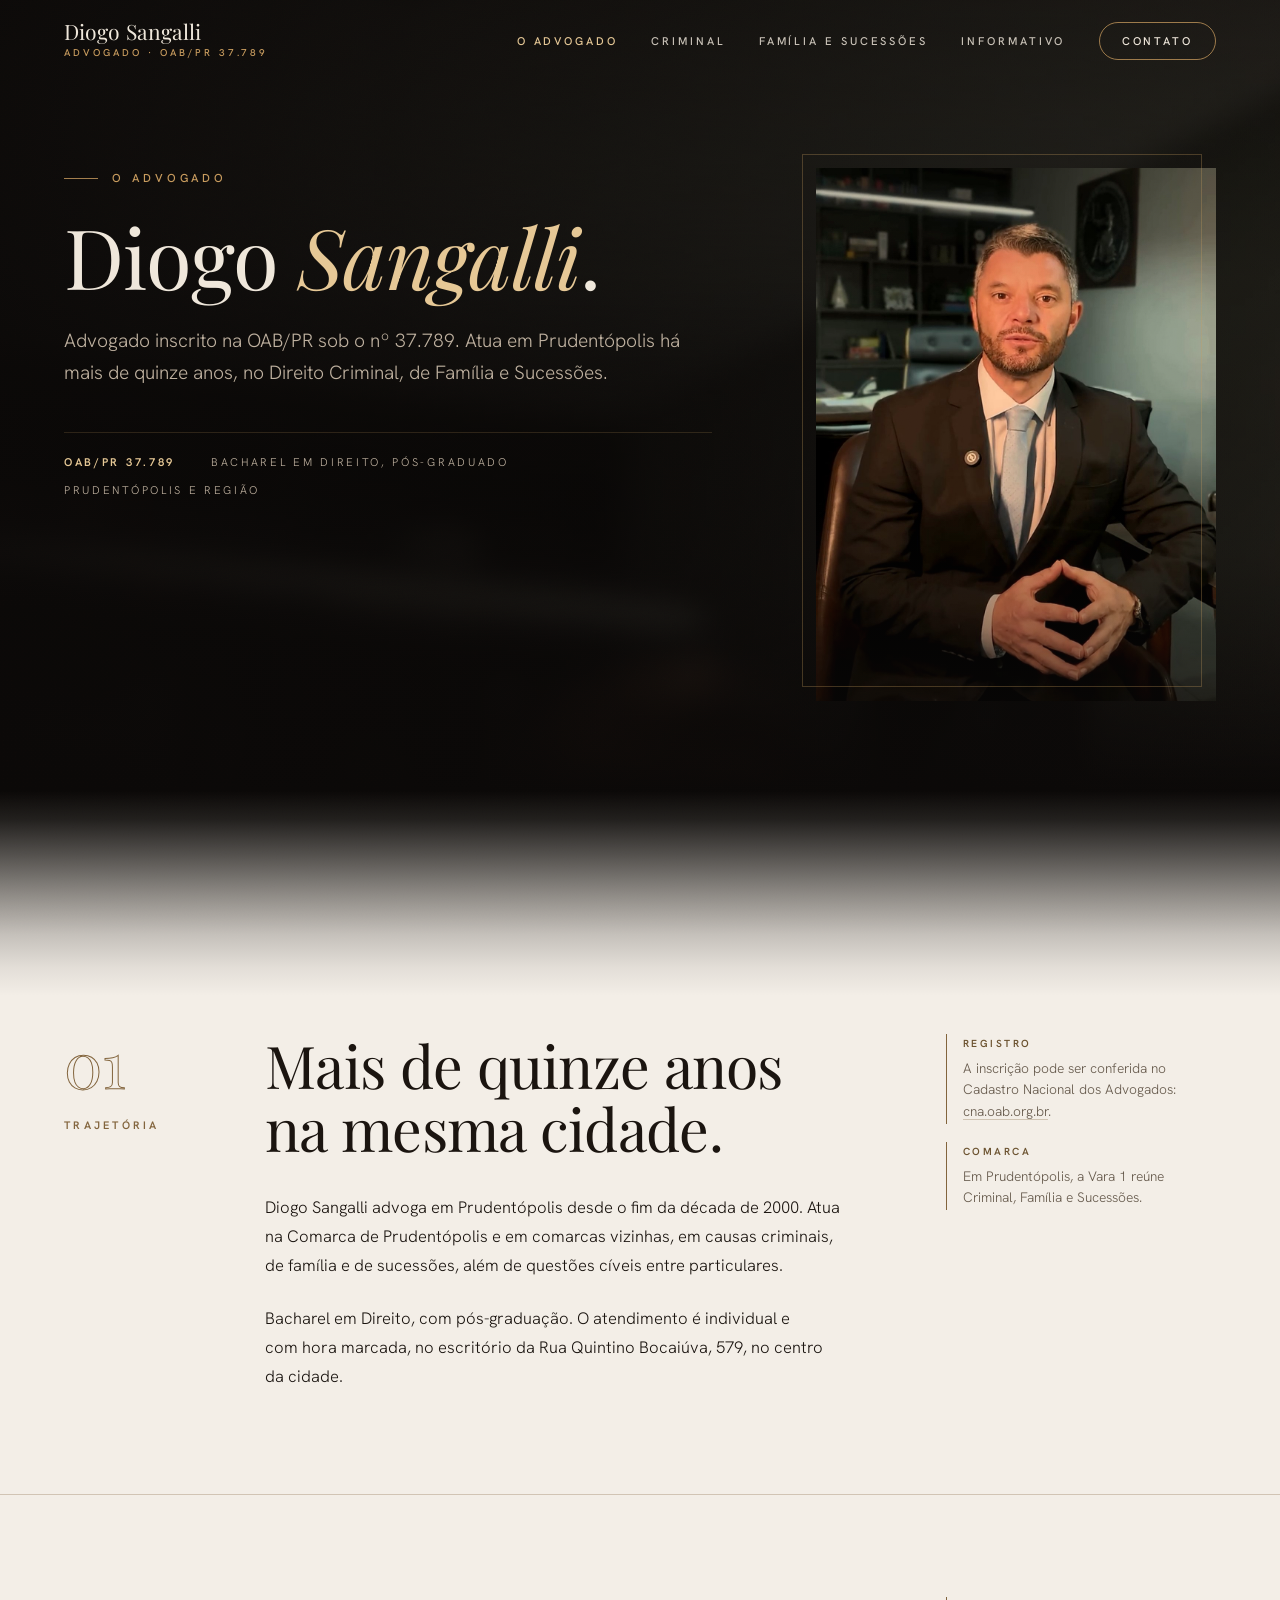
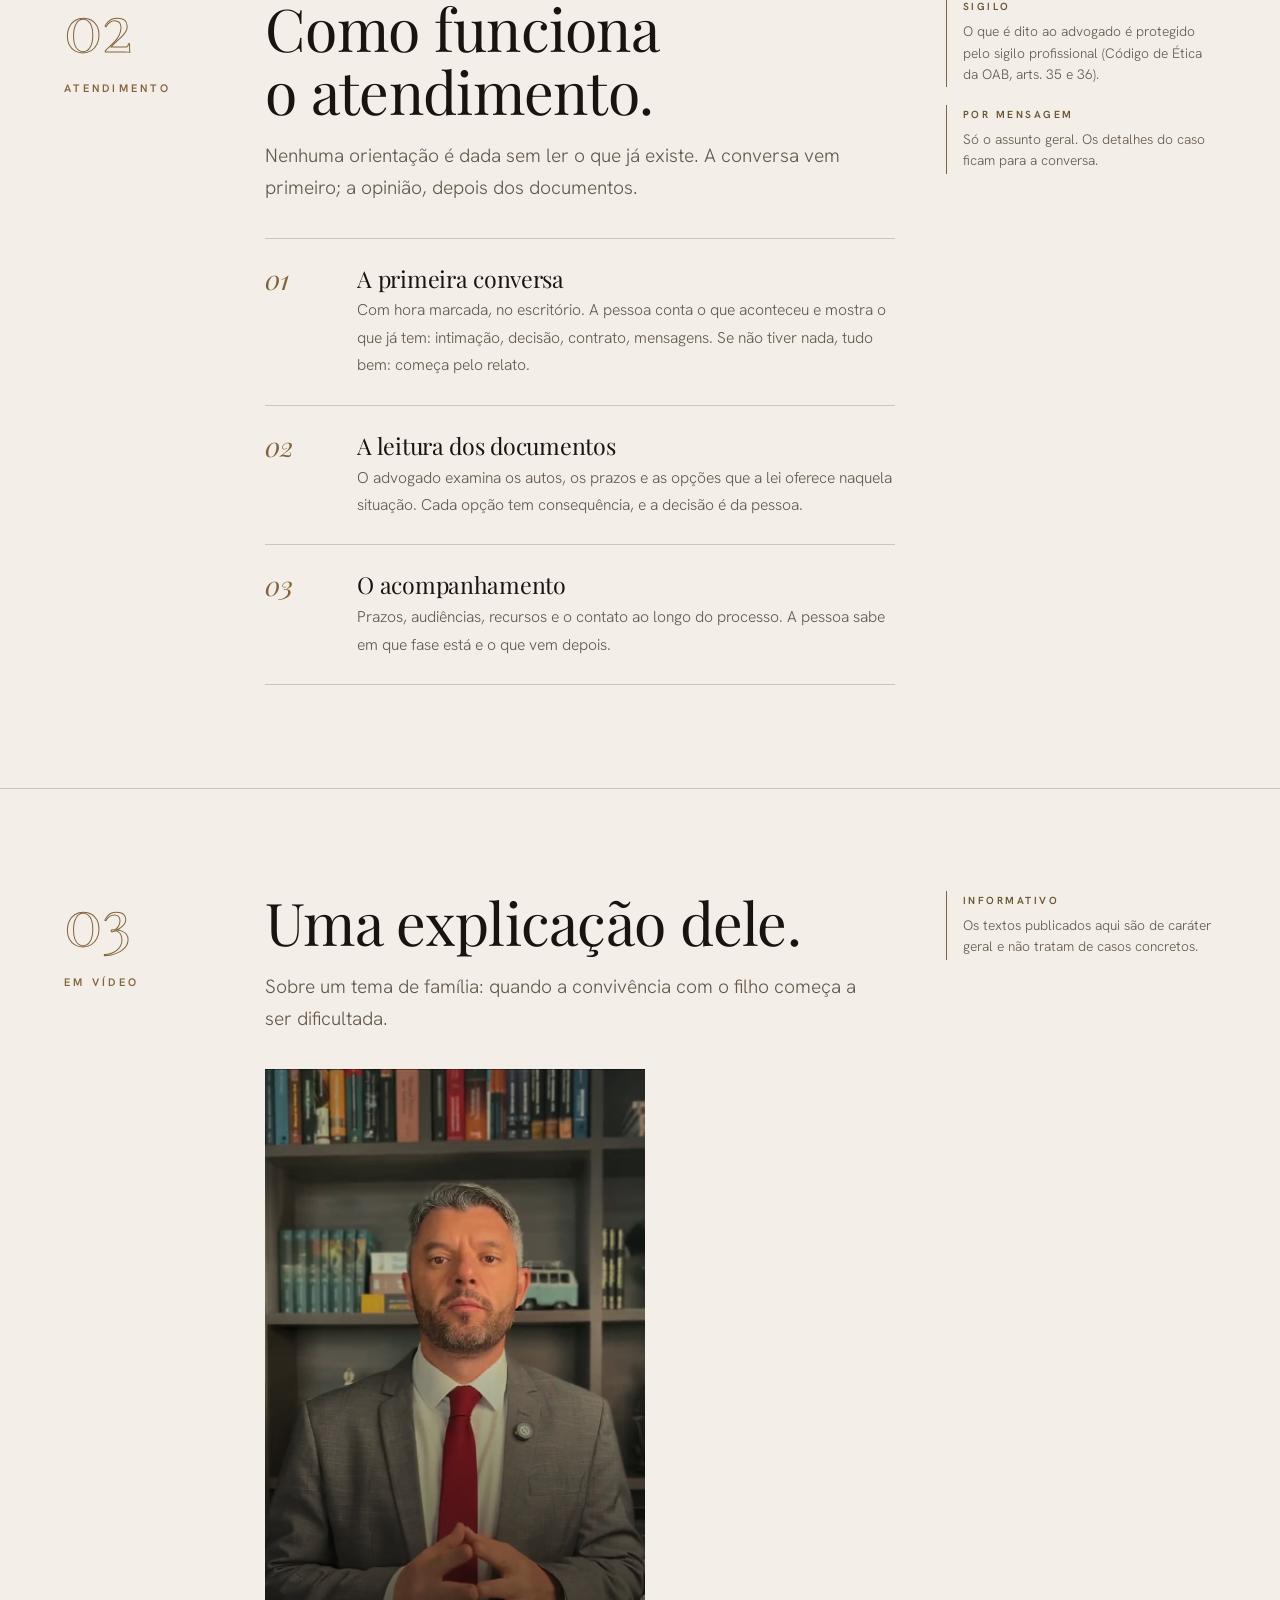
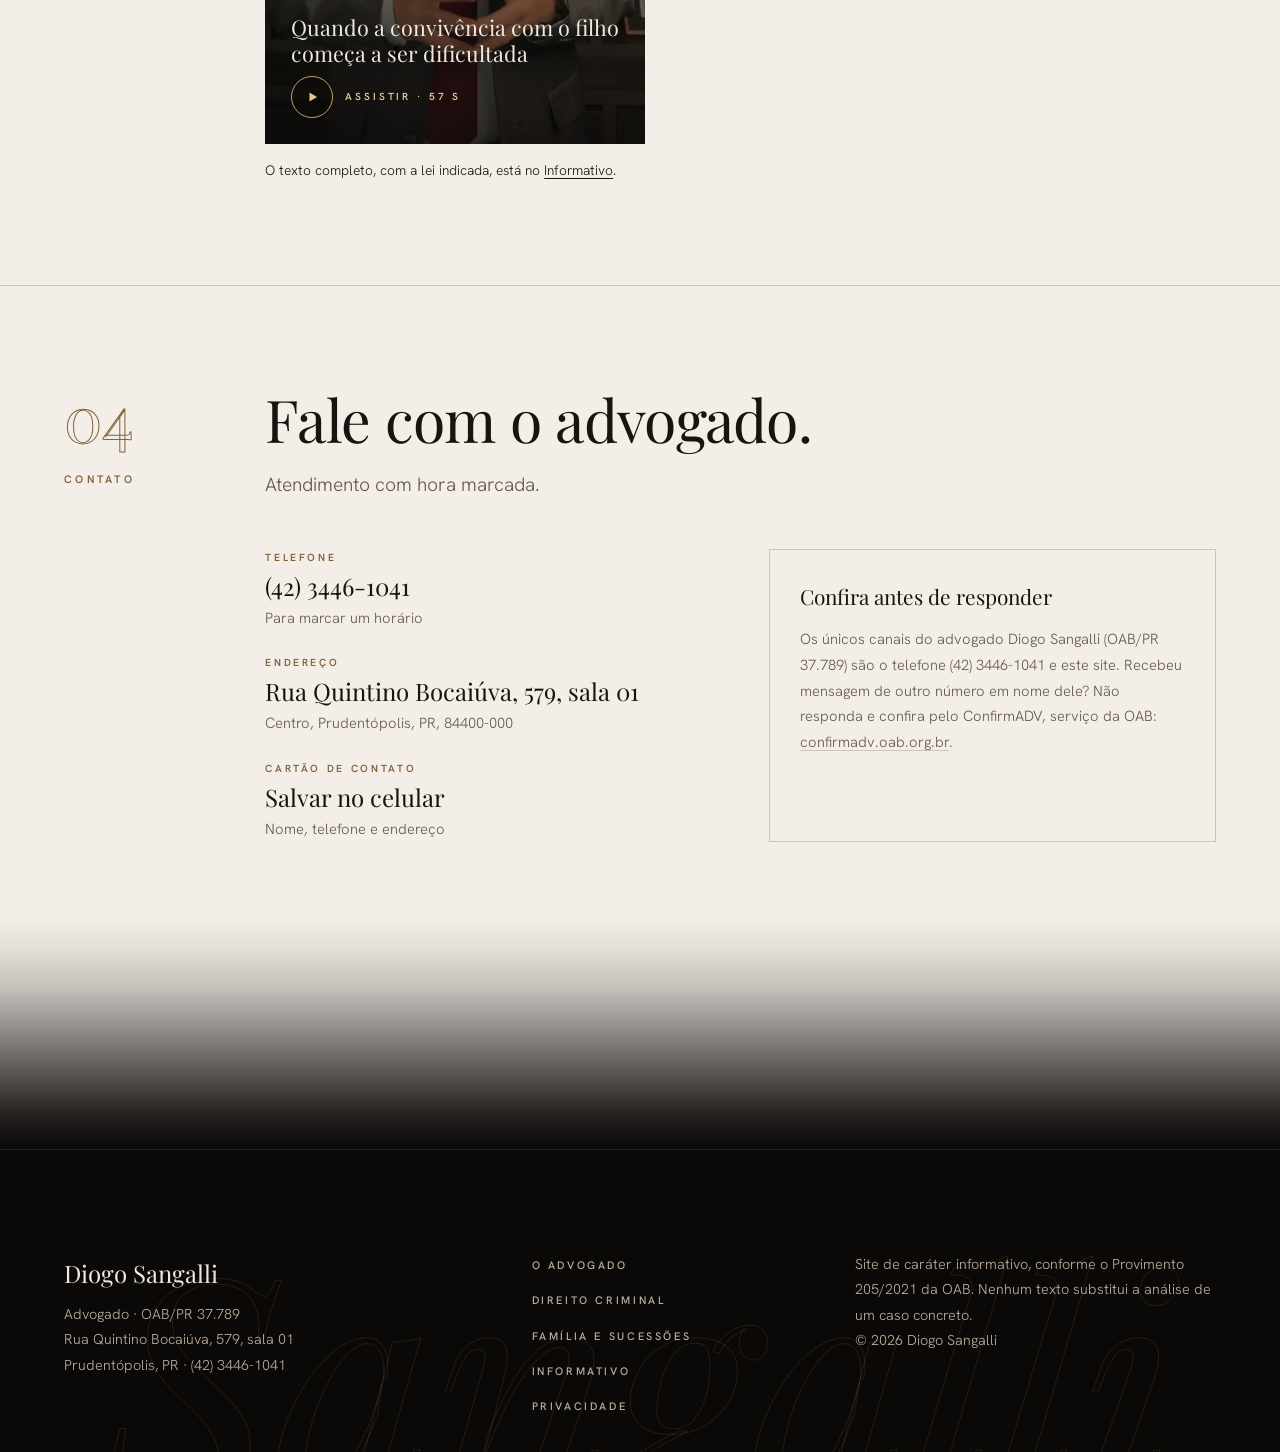
<file: diogo-sangalli.html>
<!DOCTYPE html>
<html lang="pt-BR">
<head>
<meta charset="utf-8">
<meta name="viewport" content="width=device-width, initial-scale=1, viewport-fit=cover">
<title>O advogado · Diogo Sangalli, OAB/PR 37.789</title>
<meta name="description" content="Diogo Sangalli, advogado inscrito na OAB/PR sob o nº 37.789. Atua em Prudentópolis há mais de quinze anos, no Direito Criminal, de Família e Sucessões. Como funciona o atendimento.">
<meta name="robots" content="noindex, nofollow">
<link rel="canonical" href="https://sangalli.rkperformance.com.br/diogo-sangalli.html">
<meta name="theme-color" content="#0B0908">
<link rel="icon" href="assets/favicon.svg" type="image/svg+xml">
<meta property="og:type" content="profile">
<meta property="og:title" content="Diogo Sangalli · Advogado · OAB/PR 37.789">
<meta property="og:description" content="Atua em Prudentópolis há mais de quinze anos, no Direito Criminal, de Família e Sucessões.">
<meta property="og:url" content="https://sangalli.rkperformance.com.br/diogo-sangalli.html">
<meta property="og:image" content="https://sangalli.rkperformance.com.br/media/og.jpg">
<link rel="preconnect" href="https://fonts.googleapis.com">
<link rel="preconnect" href="https://fonts.gstatic.com" crossorigin>
<link rel="stylesheet" href="https://fonts.googleapis.com/css2?family=Playfair+Display:ital,wght@0,400;0,500;1,400;1,500&family=Hanken+Grotesk:wght@300;400;500;600&display=swap">
<link rel="stylesheet" href="assets/site.css">
<script type="application/ld+json">
{"@context":"https://schema.org","@type":"ProfilePage","mainEntity":{"@type":"Person","@id":"https://sangalli.rkperformance.com.br/#diogo","name":"Diogo Sangalli","jobTitle":"Advogado","identifier":{"@type":"PropertyValue","propertyID":"OAB/PR","value":"37.789"},"address":{"@type":"PostalAddress","streetAddress":"Rua Quintino Bocaiúva, 579, sala 01","addressLocality":"Prudentópolis","addressRegion":"PR","postalCode":"84400-000","addressCountry":"BR"},"telephone":"+55 42 3446-1041","knowsAbout":["Direito Criminal","Direito de Família","Direito das Sucessões"]}}
</script>
</head>
<body>
<div class="grain" aria-hidden="true"></div>

<header class="cab">
  <div class="cab-in">
    <a class="marca" href="index.html"><b>Diogo Sangalli</b><span>Advogado · OAB/PR 37.789</span></a>
    <nav aria-label="Principal">
      <ul class="nav-links">
        <li><a href="diogo-sangalli.html" aria-current="page">O advogado</a></li>
        <li><a href="criminal.html">Criminal</a></li>
        <li><a href="familia.html">Família e Sucessões</a></li>
        <li><a href="informativo.html">Informativo</a></li>
        <li><a class="cta" href="index.html#contato">Contato</a></li>
      </ul>
    </nav>
    <button class="menu-btn" data-abre-menu aria-expanded="false" aria-controls="menu">Menu</button>
  </div>
</header>
<div class="menu" id="menu" role="dialog" aria-modal="true" aria-label="Menu">
  <div class="menu-topo"><a class="marca" href="index.html"><b>Diogo Sangalli</b><span>Advogado · OAB/PR 37.789</span></a><button class="menu-btn" data-fecha-menu>Fechar</button></div>
  <ul>
    <li><a href="diogo-sangalli.html"><small>01</small>O advogado</a></li>
    <li><a href="criminal.html"><small>02</small>Criminal</a></li>
    <li><a href="familia.html"><small>03</small>Família e Sucessões</a></li>
    <li><a href="informativo.html"><small>04</small>Informativo</a></li>
    <li><a href="index.html#contato"><small>05</small>Contato</a></li>
  </ul>
  <p class="rodape">Rua Quintino Bocaiúva, 579, sala 01<br>Prudentópolis, PR · (42) 3446-1041</p>
</div>

<main>

<section class="capa" aria-label="O advogado">
  <div class="capa-in com-foto">
    <figure class="moldura">
      <div class="foto"><img src="media/retrato-escritorio.jpg" alt="Diogo Sangalli no escritório, de terno escuro, com as mãos unidas à frente" width="1080" height="1440" fetchpriority="high"></div>
    </figure>
    <p class="kicker">O advogado</p>
    <h1 class="h-display">Diogo <em>Sangalli</em>.</h1>
    <p class="lede">Advogado inscrito na OAB/PR sob o nº 37.789. Atua em Prudentópolis há mais de quinze anos, no Direito Criminal, de Família e Sucessões.</p>
    <div class="rodape">
      <span><b>OAB/PR 37.789</b></span>
      <span>Bacharel em Direito, pós-graduado</span>
      <span>Prudentópolis e região</span>
    </div>
  </div>
</section>

<section class="bloco" id="trajetoria">
  <div class="doc">
    <div class="folio"><b>1</b>Trajetória</div>
    <div class="texto">
      <div class="sec-cab rv">
        <h2 class="h-sec">Mais de quinze anos na mesma cidade.</h2>
      </div>
      <p class="rv">Diogo Sangalli advoga em Prudentópolis desde o fim da década de 2000. Atua na Comarca de Prudentópolis e em comarcas vizinhas, em causas criminais, de família e de sucessões, além de questões cíveis entre particulares.</p>
      <p class="rv">Bacharel em Direito, com pós-graduação. O atendimento é individual e com hora marcada, no escritório da Rua Quintino Bocaiúva, 579, no centro da cidade.</p>
      <p class="nota"><b>Registro</b>A inscrição pode ser conferida no Cadastro Nacional dos Advogados: <a href="https://cna.oab.org.br" target="_blank" rel="noopener">cna.oab.org.br</a>.</p>
    </div>
    <div class="margem">
      <p class="nota"><b>Registro</b>A inscrição pode ser conferida no Cadastro Nacional dos Advogados: <a href="https://cna.oab.org.br" target="_blank" rel="noopener">cna.oab.org.br</a>.</p>
      <p class="nota"><b>Comarca</b>Em Prudentópolis, a Vara 1 reúne Criminal, Família e Sucessões.</p>
    </div>
  </div>
</section>

<section class="bloco" id="atendimento">
  <div class="doc">
    <div class="folio"><b>2</b>Atendimento</div>
    <div class="texto">
      <div class="sec-cab rv">
        <h2 class="h-sec">Como funciona o atendimento.</h2>
        <p class="lede">Nenhuma orientação é dada sem ler o que já existe. A conversa vem primeiro; a opinião, depois dos documentos.</p>
      </div>
      <ol class="metodo rv">
        <li><h3>A primeira conversa</h3><p>Com hora marcada, no escritório. A pessoa conta o que aconteceu e mostra o que já tem: intimação, decisão, contrato, mensagens. Se não tiver nada, tudo bem: começa pelo relato.</p></li>
        <li><h3>A leitura dos documentos</h3><p>O advogado examina os autos, os prazos e as opções que a lei oferece naquela situação. Cada opção tem consequência, e a decisão é da pessoa.</p></li>
        <li><h3>O acompanhamento</h3><p>Prazos, audiências, recursos e o contato ao longo do processo. A pessoa sabe em que fase está e o que vem depois.</p></li>
      </ol>
      <p class="nota"><b>Sigilo</b>O que é dito ao advogado é protegido pelo sigilo profissional (Código de Ética da OAB, arts. 35 e 36).</p>
    </div>
    <div class="margem">
      <p class="nota"><b>Sigilo</b>O que é dito ao advogado é protegido pelo sigilo profissional (Código de Ética da OAB, arts. 35 e 36).</p>
      <p class="nota"><b>Por mensagem</b>Só o assunto geral. Os detalhes do caso ficam para a conversa.</p>
    </div>
  </div>
</section>

<section class="bloco" id="video">
  <div class="doc">
    <div class="folio"><b>3</b>Em vídeo</div>
    <div class="texto">
      <div class="sec-cab rv">
        <h2 class="h-sec">Uma explicação dele.</h2>
        <p class="lede">Sobre um tema de família: quando a convivência com o filho começa a ser dificultada.</p>
      </div>
      <div class="rv">
        <div class="video-card" data-src="media/convivencia.mp4">
          <img src="media/convivencia-capa.jpg" alt="" width="608" height="1080" loading="lazy">
          <button class="tocar" type="button"><b>Quando a convivência com o filho começa a ser dificultada</b><span>Assistir · 57 s</span></button>
          <button class="fechar" type="button">Fechar</button>
        </div>
        <p class="video-legenda">O texto completo, com a lei indicada, está no <a href="informativo/convivencia-com-os-filhos.html">Informativo</a>.</p>
      </div>
    </div>
    <div class="margem">
      <p class="nota"><b>Informativo</b>Os textos publicados aqui são de caráter geral e não tratam de casos concretos.</p>
    </div>
  </div>
</section>

<section class="bloco" id="contato">
  <div class="doc">
    <div class="folio"><b>4</b>Contato</div>
    <div class="largo">
      <div class="sec-cab rv">
        <h2 class="h-sec">Fale com o advogado.</h2>
        <p class="lede">Atendimento com hora marcada.</p>
      </div>
      <div class="espaco"></div>
      <div class="contato rv">
        <div style="display:grid;gap:24px;align-content:start">
          <div class="dado"><b>Telefone</b><a href="tel:+554234461041">(42) 3446-1041</a><span>Para marcar um horário</span></div>
          <div class="dado"><b>Endereço</b><a href="https://www.google.com/maps/search/?api=1&query=Rua+Quintino+Bocai%C3%BAva+579+Prudent%C3%B3polis+PR" target="_blank" rel="noopener">Rua Quintino Bocaiúva, 579, sala 01</a><span>Centro, Prudentópolis, PR, 84400-000</span></div>
          <div class="dado"><b>Cartão de contato</b><a href="diogo-sangalli.vcf" download="diogo-sangalli.vcf">Salvar no celular</a><span>Nome, telefone e endereço</span></div>
        </div>
        <div class="caixa">
          <b>Confira antes de responder</b>
          <p>Os únicos canais do advogado Diogo Sangalli (OAB/PR 37.789) são o telefone (42) 3446-1041 e este site. Recebeu mensagem de outro número em nome dele? Não responda e confira pelo ConfirmADV, serviço da OAB: <a href="https://confirmadv.oab.org.br" target="_blank" rel="noopener">confirmadv.oab.org.br</a>.</p>
        </div>
      </div>
    </div>
  </div>
</section>

</main>

<footer class="pe">
  <div class="pe-in">
    <div><b>Diogo Sangalli</b>Advogado · OAB/PR 37.789<br>Rua Quintino Bocaiúva, 579, sala 01<br>Prudentópolis, PR · (42) 3446-1041</div>
    <ul>
      <li><a href="diogo-sangalli.html">O advogado</a></li>
      <li><a href="criminal.html">Direito Criminal</a></li>
      <li><a href="familia.html">Família e Sucessões</a></li>
      <li><a href="informativo.html">Informativo</a></li>
      <li><a href="privacidade.html">Privacidade</a></li>
    </ul>
    <div>Site de caráter informativo, conforme o Provimento 205/2021 da OAB. Nenhum texto substitui a análise de um caso concreto.<br>© <span data-ano>2026</span> Diogo Sangalli</div>
  </div>
</footer>

<script src="assets/site.js" defer></script>
</body>
</html>
</file>
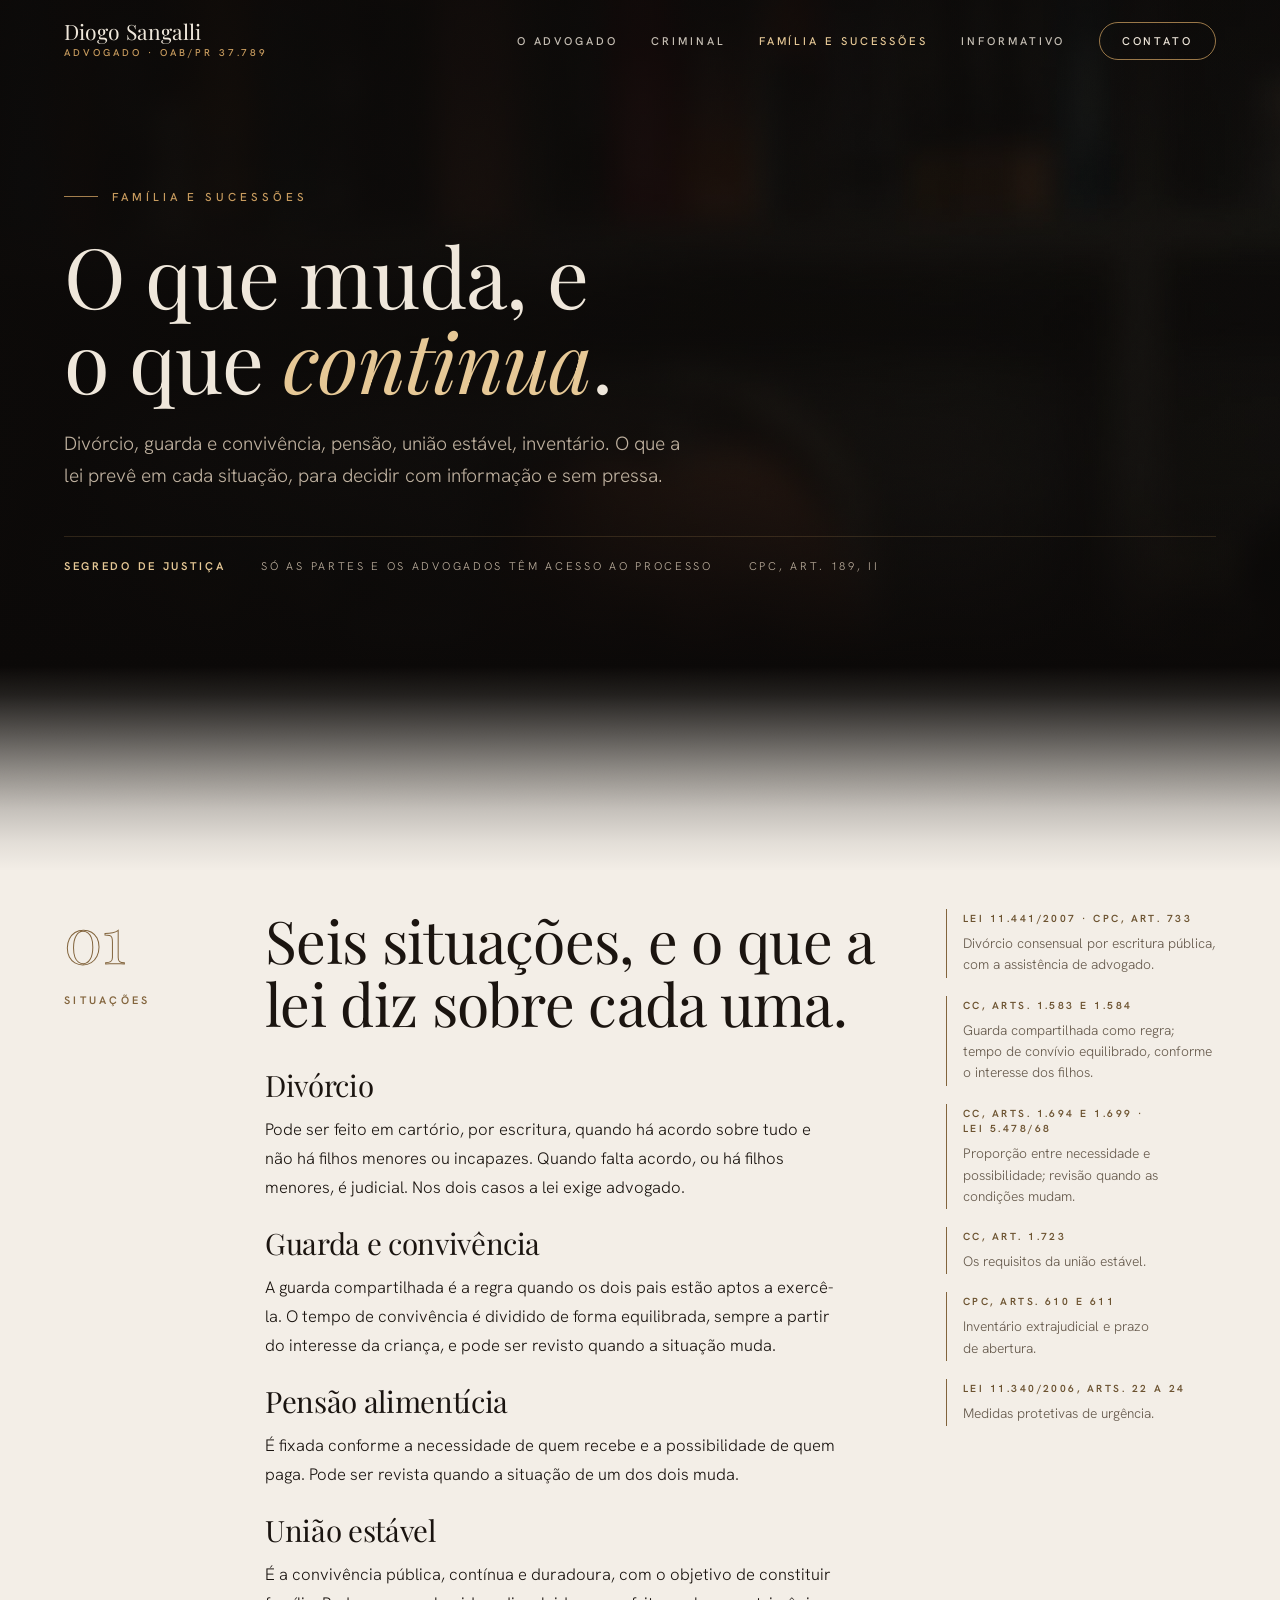
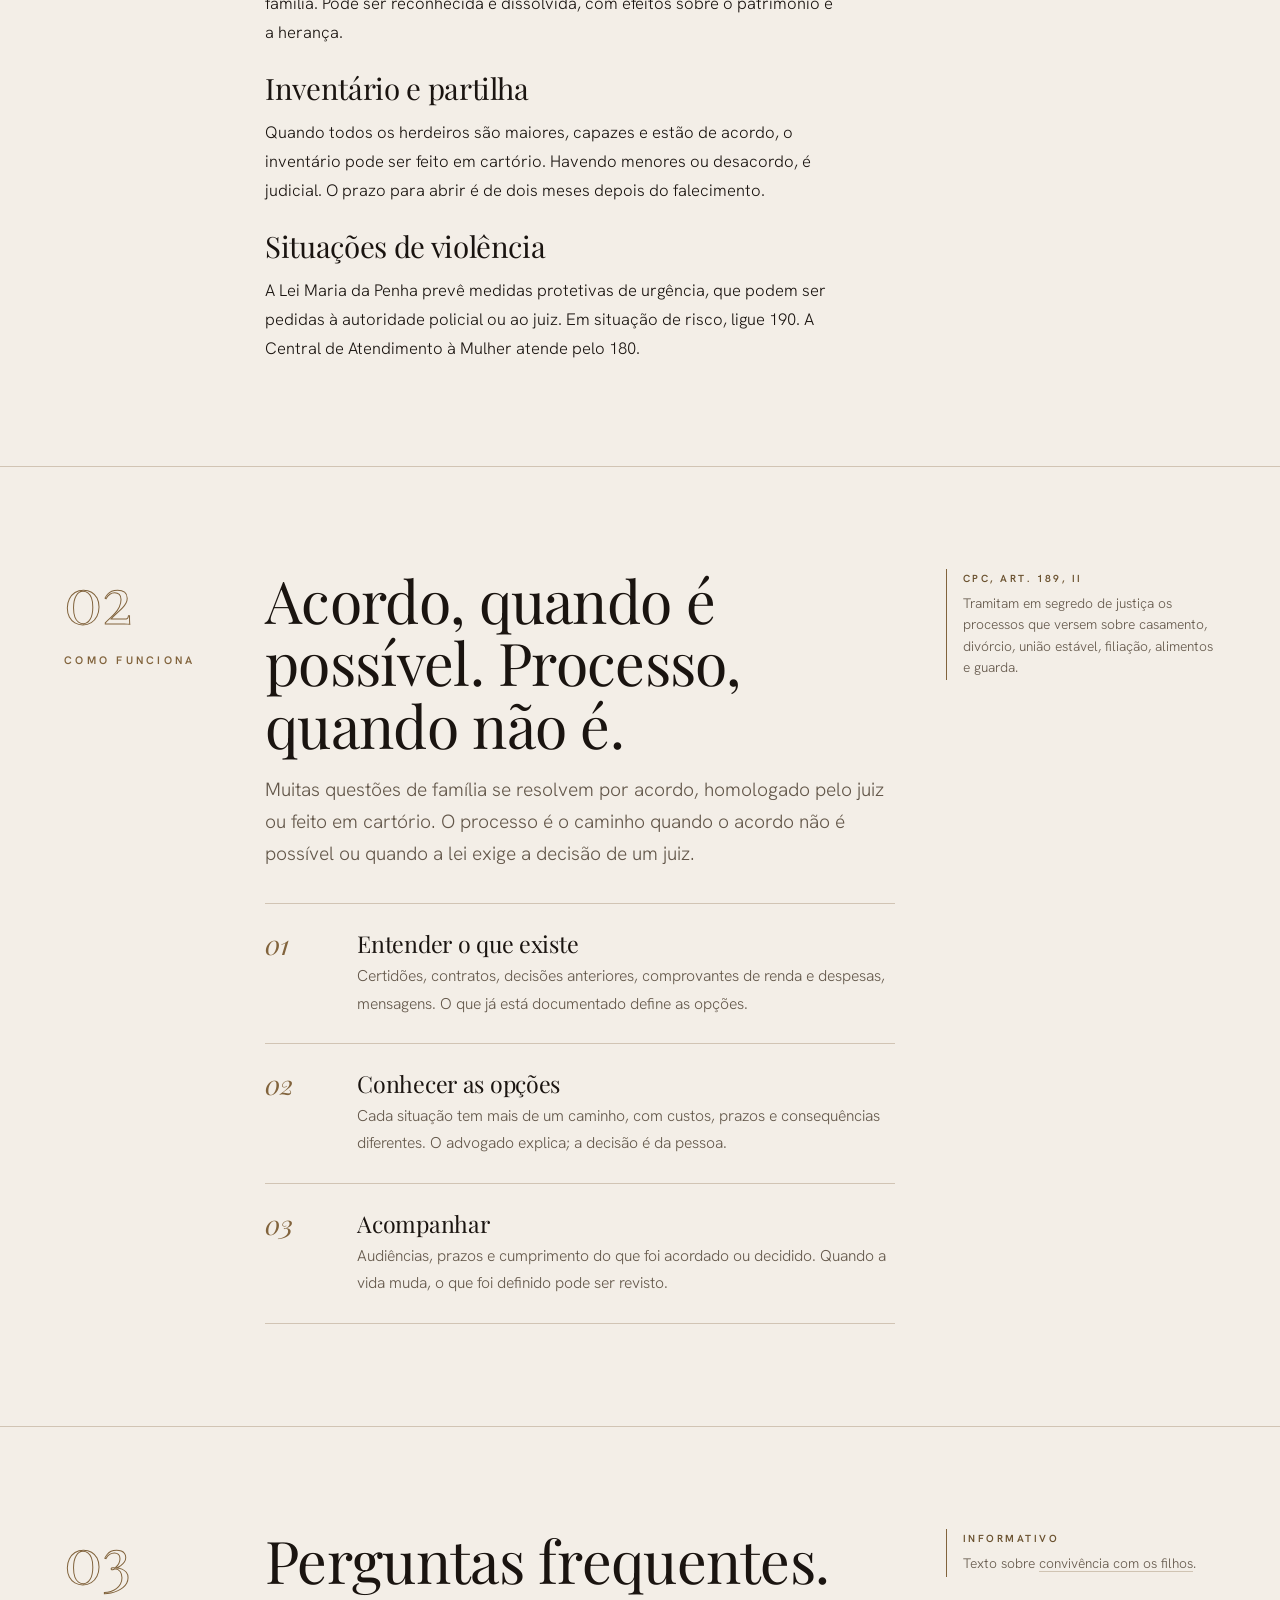
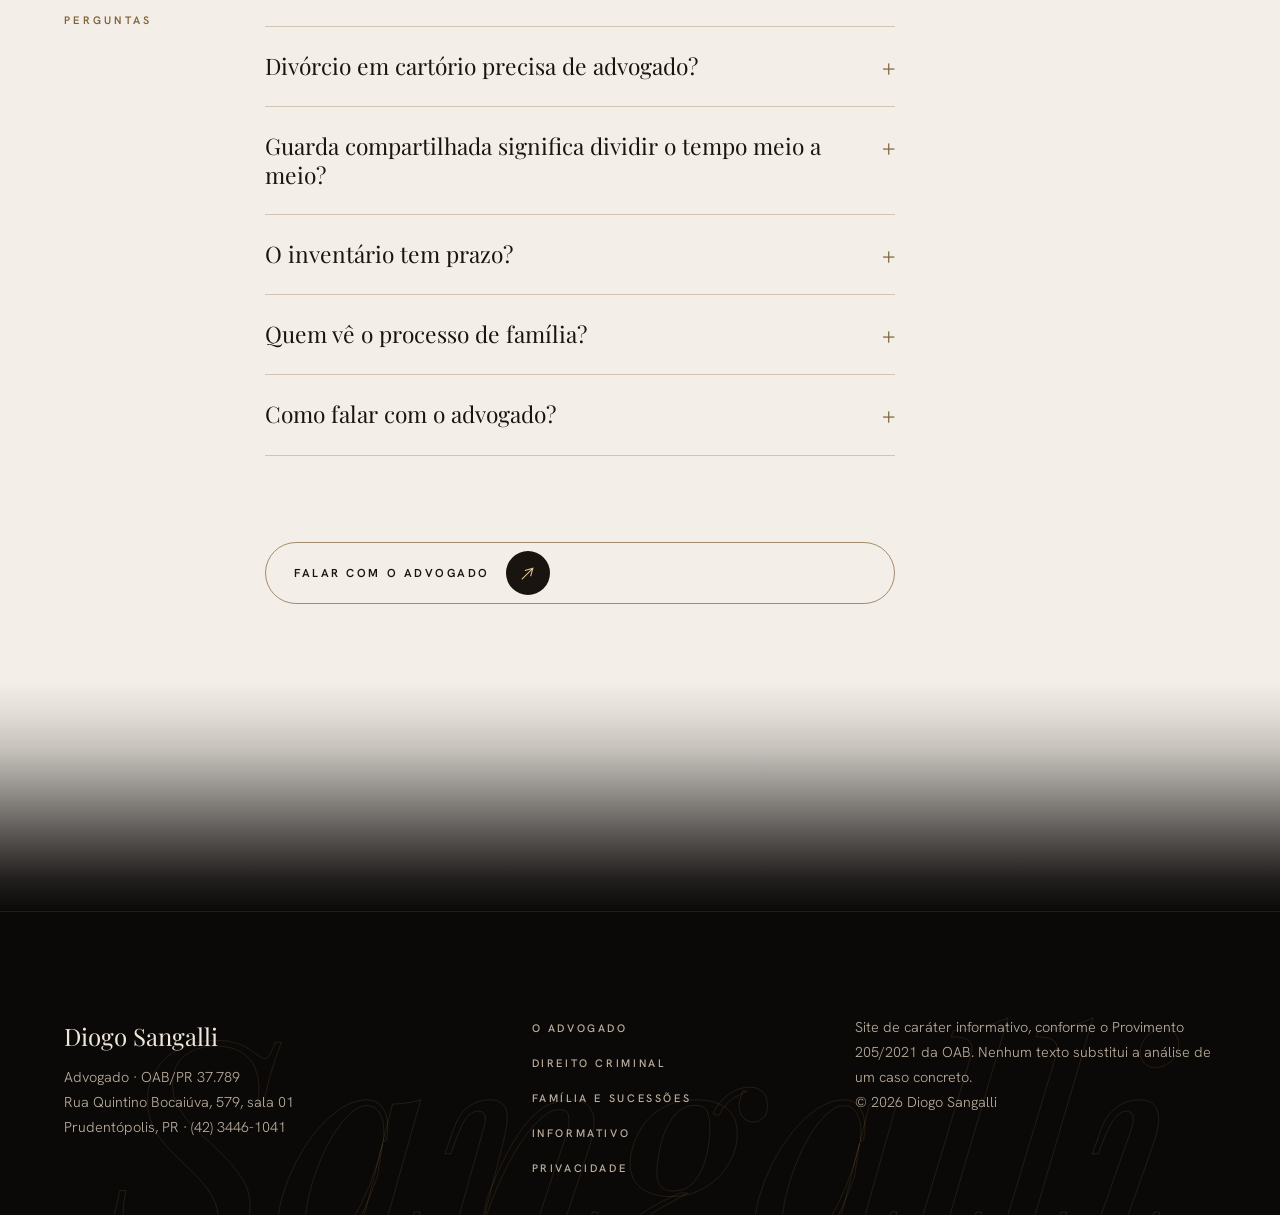
<file: familia.html>
<!DOCTYPE html>
<html lang="pt-BR">
<head>
<meta charset="utf-8">
<meta name="viewport" content="width=device-width, initial-scale=1, viewport-fit=cover">
<title>Família e Sucessões · Diogo Sangalli, advogado em Prudentópolis</title>
<meta name="description" content="Direito de Família e Sucessões em Prudentópolis: divórcio, guarda e convivência, pensão, união estável, inventário e partilha. O que a lei prevê em cada situação.">
<meta name="robots" content="noindex, nofollow">
<link rel="canonical" href="https://sangalli.rkperformance.com.br/familia.html">
<meta name="theme-color" content="#0B0908">
<link rel="icon" href="assets/favicon.svg" type="image/svg+xml">
<meta property="og:type" content="website">
<meta property="og:title" content="Família e Sucessões · Diogo Sangalli">
<meta property="og:description" content="O que muda, e o que continua. O que a lei prevê em cada situação.">
<meta property="og:url" content="https://sangalli.rkperformance.com.br/familia.html">
<meta property="og:image" content="https://sangalli.rkperformance.com.br/media/og.jpg">
<link rel="preconnect" href="https://fonts.googleapis.com">
<link rel="preconnect" href="https://fonts.gstatic.com" crossorigin>
<link rel="stylesheet" href="https://fonts.googleapis.com/css2?family=Playfair+Display:ital,wght@0,400;0,500;1,400;1,500&family=Hanken+Grotesk:wght@300;400;500;600&display=swap">
<link rel="stylesheet" href="assets/site.css">
</head>
<body>
<div class="grain" aria-hidden="true"></div>

<header class="cab">
  <div class="cab-in">
    <a class="marca" href="index.html"><b>Diogo Sangalli</b><span>Advogado · OAB/PR 37.789</span></a>
    <nav aria-label="Principal">
      <ul class="nav-links">
        <li><a href="diogo-sangalli.html">O advogado</a></li>
        <li><a href="criminal.html">Criminal</a></li>
        <li><a href="familia.html" aria-current="page">Família e Sucessões</a></li>
        <li><a href="informativo.html">Informativo</a></li>
        <li><a class="cta" href="index.html#contato">Contato</a></li>
      </ul>
    </nav>
    <button class="menu-btn" data-abre-menu aria-expanded="false" aria-controls="menu">Menu</button>
  </div>
</header>
<div class="menu" id="menu" role="dialog" aria-modal="true" aria-label="Menu">
  <div class="menu-topo"><a class="marca" href="index.html"><b>Diogo Sangalli</b><span>Advogado · OAB/PR 37.789</span></a><button class="menu-btn" data-fecha-menu>Fechar</button></div>
  <ul>
    <li><a href="diogo-sangalli.html"><small>01</small>O advogado</a></li>
    <li><a href="criminal.html"><small>02</small>Criminal</a></li>
    <li><a href="familia.html"><small>03</small>Família e Sucessões</a></li>
    <li><a href="informativo.html"><small>04</small>Informativo</a></li>
    <li><a href="index.html#contato"><small>05</small>Contato</a></li>
  </ul>
  <p class="rodape">Rua Quintino Bocaiúva, 579, sala 01<br>Prudentópolis, PR · (42) 3446-1041</p>
</div>

<main>

<section class="capa familia" aria-label="Família e Sucessões">
  <div class="capa-in">
    <p class="kicker">Família e Sucessões</p>
    <h1 class="h-display">O que muda, e o que <em>continua</em>.</h1>
    <p class="lede">Divórcio, guarda e convivência, pensão, união estável, inventário. O que a lei prevê em cada situação, para decidir com informação e sem pressa.</p>
    <div class="rodape">
      <span><b>Segredo de justiça</b></span>
      <span>Só as partes e os advogados têm acesso ao processo</span>
      <span>CPC, art. 189, II</span>
    </div>
  </div>
</section>

<section class="bloco" id="situacoes">
  <div class="doc">
    <div class="folio"><b>1</b>Situações</div>
    <div class="texto">
      <div class="sec-cab rv">
        <h2 class="h-sec">Seis situações, e o que a lei diz sobre cada uma.</h2>
      </div>

      <div class="rv"><h3 class="h-sub">Divórcio</h3>
      <p>Pode ser feito em cartório, por escritura, quando há acordo sobre tudo e não há filhos menores ou incapazes. Quando falta acordo, ou há filhos menores, é judicial. Nos dois casos a lei exige advogado.</p>
      <p class="nota"><b>Lei 11.441/2007 · CPC, art. 733</b>Divórcio consensual por escritura pública, com a assistência de advogado.</p></div>

      <div class="rv"><h3 class="h-sub">Guarda e convivência</h3>
      <p>A guarda compartilhada é a regra quando os dois pais estão aptos a exercê-la. O tempo de convivência é dividido de forma equilibrada, sempre a partir do interesse da criança, e pode ser revisto quando a situação muda.</p>
      <p class="nota"><b>CC, arts. 1.583 e 1.584</b>Guarda compartilhada como regra; tempo de convívio equilibrado, conforme o interesse dos filhos.</p></div>

      <div class="rv"><h3 class="h-sub">Pensão alimentícia</h3>
      <p>É fixada conforme a necessidade de quem recebe e a possibilidade de quem paga. Pode ser revista quando a situação de um dos dois muda.</p>
      <p class="nota"><b>CC, arts. 1.694 e 1.699 · Lei 5.478/68</b>Proporção entre necessidade e possibilidade; revisão quando as condições mudam.</p></div>

      <div class="rv"><h3 class="h-sub">União estável</h3>
      <p>É a convivência pública, contínua e duradoura, com o objetivo de constituir família. Pode ser reconhecida e dissolvida, com efeitos sobre o patrimônio e a herança.</p>
      <p class="nota"><b>CC, art. 1.723</b>Os requisitos da união estável.</p></div>

      <div class="rv"><h3 class="h-sub">Inventário e partilha</h3>
      <p>Quando todos os herdeiros são maiores, capazes e estão de acordo, o inventário pode ser feito em cartório. Havendo menores ou desacordo, é judicial. O prazo para abrir é de dois meses depois do falecimento.</p>
      <p class="nota"><b>CPC, arts. 610 e 611</b>Inventário extrajudicial e prazo de abertura.</p></div>

      <div class="rv"><h3 class="h-sub">Situações de violência</h3>
      <p>A Lei Maria da Penha prevê medidas protetivas de urgência, que podem ser pedidas à autoridade policial ou ao juiz. Em situação de risco, ligue 190. A Central de Atendimento à Mulher atende pelo 180.</p>
      <p class="nota"><b>Lei 11.340/2006, arts. 22 a 24</b>Medidas protetivas de urgência.</p></div>
    </div>
    <div class="margem">
      <p class="nota"><b>Lei 11.441/2007 · CPC, art. 733</b>Divórcio consensual por escritura pública, com a assistência de advogado.</p>
      <p class="nota"><b>CC, arts. 1.583 e 1.584</b>Guarda compartilhada como regra; tempo de convívio equilibrado, conforme o interesse dos filhos.</p>
      <p class="nota"><b>CC, arts. 1.694 e 1.699 · Lei 5.478/68</b>Proporção entre necessidade e possibilidade; revisão quando as condições mudam.</p>
      <p class="nota"><b>CC, art. 1.723</b>Os requisitos da união estável.</p>
      <p class="nota"><b>CPC, arts. 610 e 611</b>Inventário extrajudicial e prazo de abertura.</p>
      <p class="nota"><b>Lei 11.340/2006, arts. 22 a 24</b>Medidas protetivas de urgência.</p>
    </div>
  </div>
</section>

<section class="bloco" id="como">
  <div class="doc">
    <div class="folio"><b>2</b>Como funciona</div>
    <div class="texto">
      <div class="sec-cab rv">
        <h2 class="h-sec">Acordo, quando é possível. Processo, quando não é.</h2>
        <p class="lede">Muitas questões de família se resolvem por acordo, homologado pelo juiz ou feito em cartório. O processo é o caminho quando o acordo não é possível ou quando a lei exige a decisão de um juiz.</p>
      </div>
      <ol class="metodo rv">
        <li><h3>Entender o que existe</h3><p>Certidões, contratos, decisões anteriores, comprovantes de renda e despesas, mensagens. O que já está documentado define as opções.</p></li>
        <li><h3>Conhecer as opções</h3><p>Cada situação tem mais de um caminho, com custos, prazos e consequências diferentes. O advogado explica; a decisão é da pessoa.</p></li>
        <li><h3>Acompanhar</h3><p>Audiências, prazos e cumprimento do que foi acordado ou decidido. Quando a vida muda, o que foi definido pode ser revisto.</p></li>
      </ol>
      <p class="nota"><b>Sigilo</b>Processos de família correm em segredo de justiça (CPC, art. 189, II). O que é dito ao advogado é protegido pelo sigilo profissional.</p>
    </div>
    <div class="margem">
      <p class="nota"><b>CPC, art. 189, II</b>Tramitam em segredo de justiça os processos que versem sobre casamento, divórcio, união estável, filiação, alimentos e guarda.</p>
    </div>
  </div>
</section>

<section class="bloco" id="perguntas">
  <div class="doc">
    <div class="folio"><b>3</b>Perguntas</div>
    <div class="texto">
      <div class="sec-cab rv"><h2 class="h-sec">Perguntas frequentes.</h2></div>
      <div class="faq rv">
        <details><summary>Divórcio em cartório precisa de advogado?</summary><div class="resp"><p>Sim. A escritura de divórcio só é lavrada com a assistência de advogado, que pode ser comum aos dois (CPC, art. 733, § 2º).</p></div></details>
        <details><summary>Guarda compartilhada significa dividir o tempo meio a meio?</summary><div class="resp"><p>Não necessariamente. Guarda compartilhada é a responsabilidade conjunta pelas decisões da vida do filho. O tempo de convivência é dividido de forma equilibrada, conforme as condições de cada família e o interesse da criança.</p></div></details>
        <details><summary>O inventário tem prazo?</summary><div class="resp"><p>Sim. Deve ser aberto em até dois meses depois do falecimento (CPC, art. 611). Passado o prazo, pode haver multa sobre o imposto de transmissão, conforme a lei estadual.</p></div></details>
        <details><summary>Quem vê o processo de família?</summary><div class="resp"><p>Só as partes e os advogados. Esses processos correm em segredo de justiça (CPC, art. 189, II).</p></div></details>
        <details><summary>Como falar com o advogado?</summary><div class="resp"><p>Pelo telefone (42) 3446-1041, com hora marcada. Por mensagem, só o assunto geral: os detalhes ficam para a conversa.</p></div></details>
      </div>
      <div class="espaco"></div>
      <a class="btn rv" href="index.html#contato">Falar com o advogado <span class="seta" aria-hidden="true">→</span></a>
    </div>
    <div class="margem">
      <p class="nota"><b>Informativo</b>Texto sobre <a href="informativo/convivencia-com-os-filhos.html">convivência com os filhos</a>.</p>
    </div>
  </div>
</section>

</main>

<footer class="pe">
  <div class="pe-in">
    <div><b>Diogo Sangalli</b>Advogado · OAB/PR 37.789<br>Rua Quintino Bocaiúva, 579, sala 01<br>Prudentópolis, PR · (42) 3446-1041</div>
    <ul>
      <li><a href="diogo-sangalli.html">O advogado</a></li>
      <li><a href="criminal.html">Direito Criminal</a></li>
      <li><a href="familia.html">Família e Sucessões</a></li>
      <li><a href="informativo.html">Informativo</a></li>
      <li><a href="privacidade.html">Privacidade</a></li>
    </ul>
    <div>Site de caráter informativo, conforme o Provimento 205/2021 da OAB. Nenhum texto substitui a análise de um caso concreto.<br>© <span data-ano>2026</span> Diogo Sangalli</div>
  </div>
</footer>

<script src="assets/site.js" defer></script>
</body>
</html>
</file>
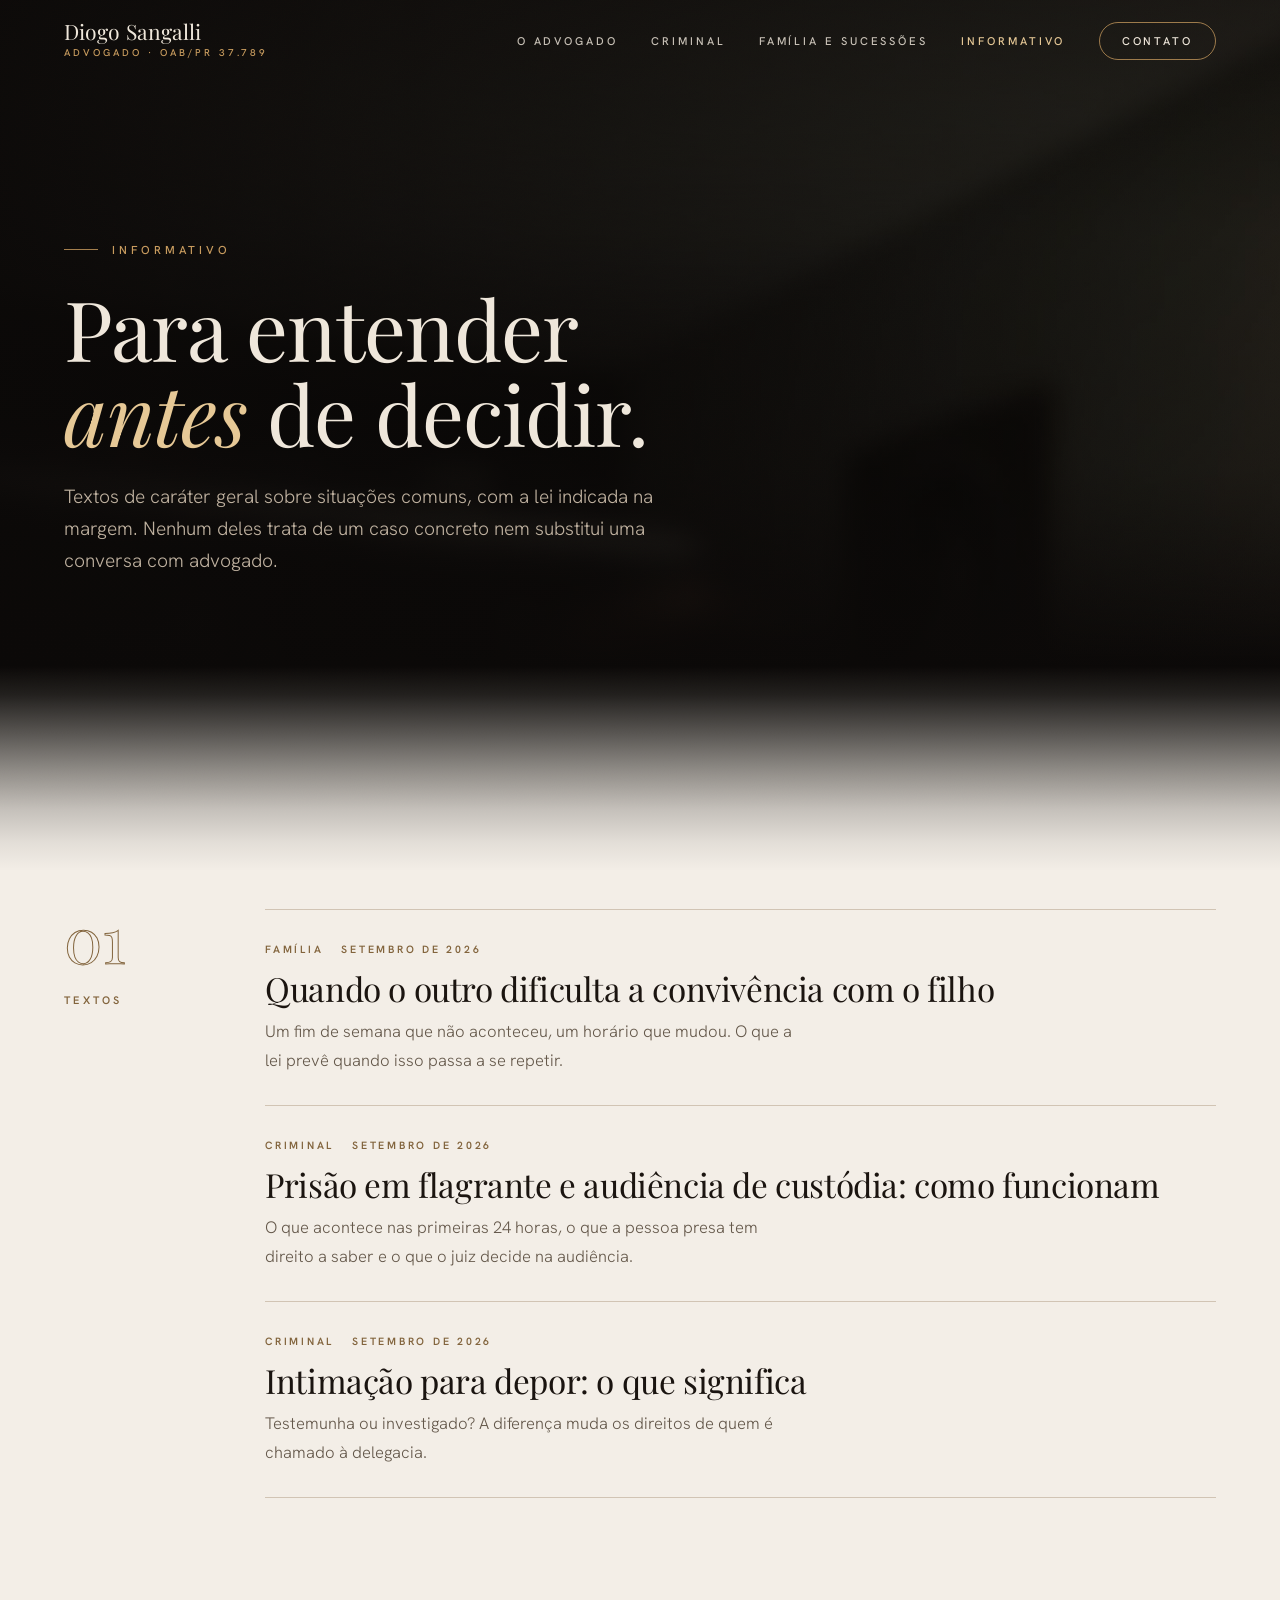
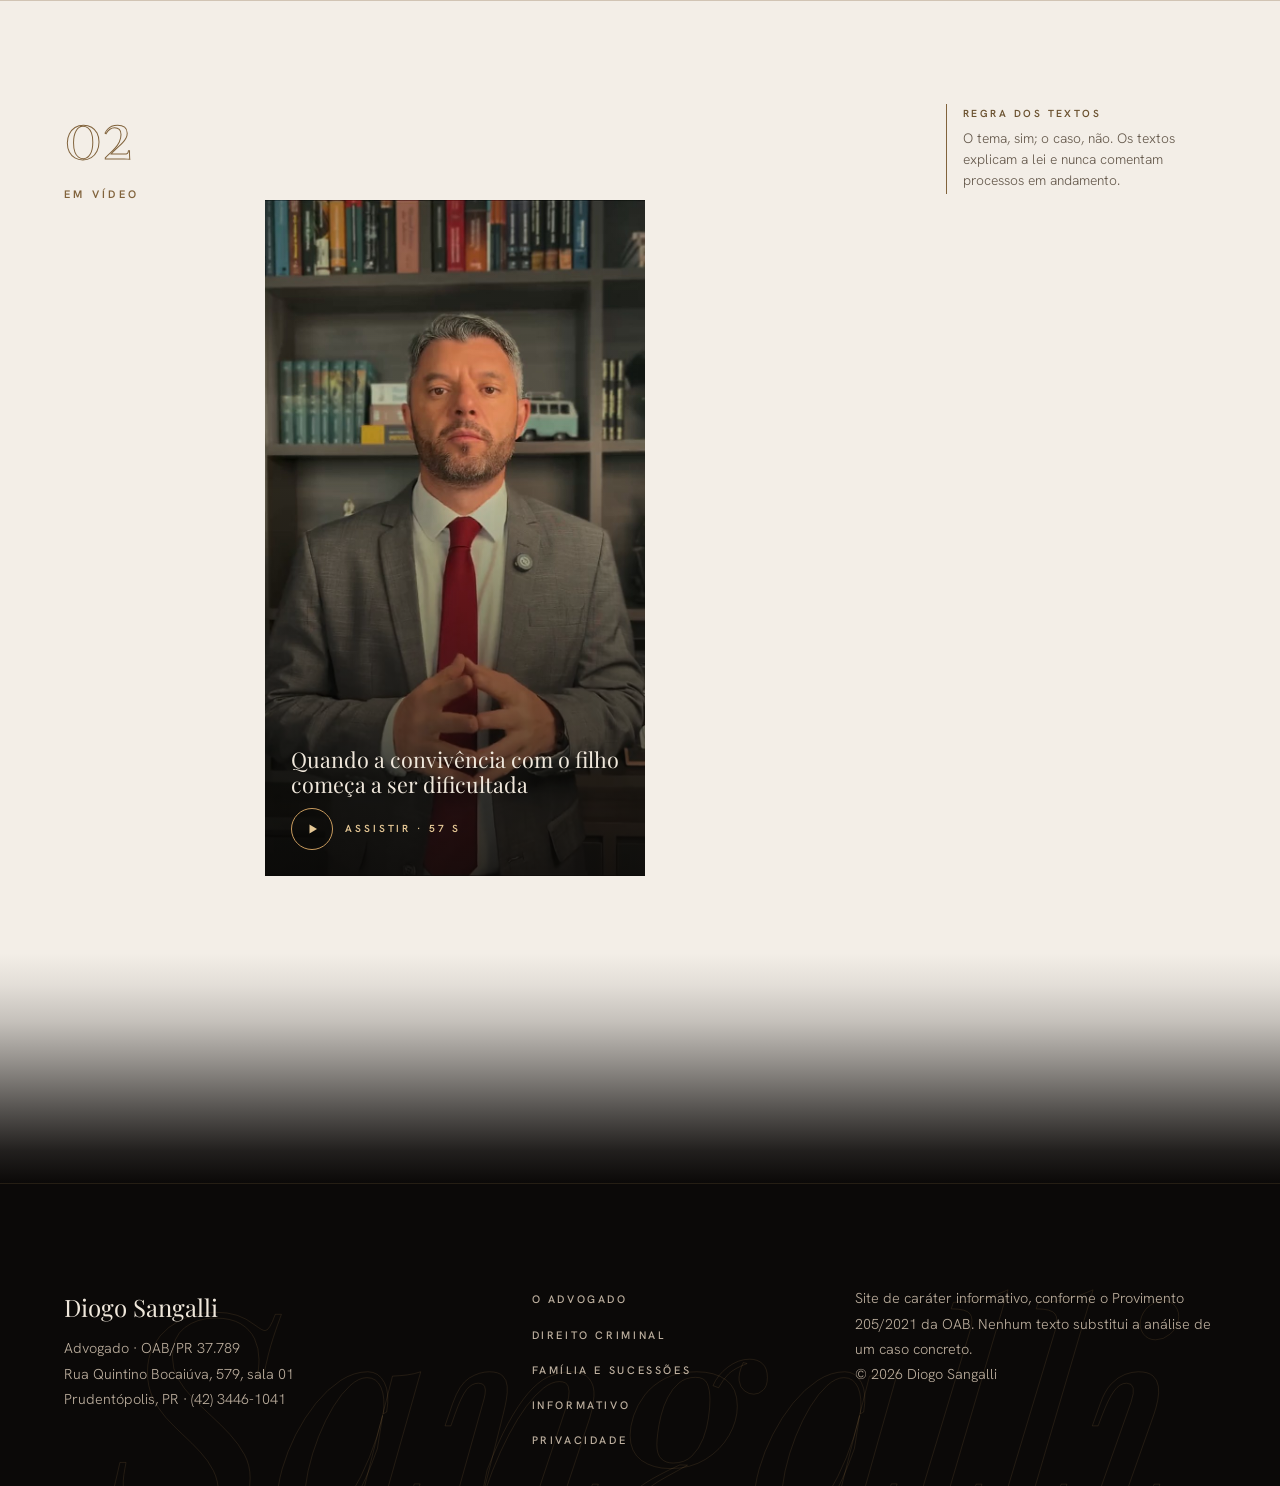
<file: informativo.html>
<!DOCTYPE html>
<html lang="pt-BR">
<head>
<meta charset="utf-8">
<meta name="viewport" content="width=device-width, initial-scale=1, viewport-fit=cover">
<title>Informativo · Diogo Sangalli, advogado</title>
<meta name="description" content="Textos informativos sobre Direito Criminal, de Família e Sucessões, com a lei indicada. Por Diogo Sangalli, OAB/PR 37.789.">
<meta name="robots" content="noindex, nofollow">
<link rel="canonical" href="https://sangalli.rkperformance.com.br/informativo.html">
<meta name="theme-color" content="#0B0908">
<link rel="icon" href="assets/favicon.svg" type="image/svg+xml">
<link rel="preconnect" href="https://fonts.googleapis.com">
<link rel="preconnect" href="https://fonts.gstatic.com" crossorigin>
<link rel="stylesheet" href="https://fonts.googleapis.com/css2?family=Playfair+Display:ital,wght@0,400;0,500;1,400;1,500&family=Hanken+Grotesk:wght@300;400;500;600&display=swap">
<link rel="stylesheet" href="assets/site.css">
</head>
<body>
<div class="grain" aria-hidden="true"></div>

<header class="cab">
  <div class="cab-in">
    <a class="marca" href="index.html"><b>Diogo Sangalli</b><span>Advogado · OAB/PR 37.789</span></a>
    <nav aria-label="Principal">
      <ul class="nav-links">
        <li><a href="diogo-sangalli.html">O advogado</a></li>
        <li><a href="criminal.html">Criminal</a></li>
        <li><a href="familia.html">Família e Sucessões</a></li>
        <li><a href="informativo.html" aria-current="page">Informativo</a></li>
        <li><a class="cta" href="index.html#contato">Contato</a></li>
      </ul>
    </nav>
    <button class="menu-btn" data-abre-menu aria-expanded="false" aria-controls="menu">Menu</button>
  </div>
</header>
<div class="menu" id="menu" role="dialog" aria-modal="true" aria-label="Menu">
  <div class="menu-topo"><a class="marca" href="index.html"><b>Diogo Sangalli</b><span>Advogado · OAB/PR 37.789</span></a><button class="menu-btn" data-fecha-menu>Fechar</button></div>
  <ul>
    <li><a href="diogo-sangalli.html"><small>01</small>O advogado</a></li>
    <li><a href="criminal.html"><small>02</small>Criminal</a></li>
    <li><a href="familia.html"><small>03</small>Família e Sucessões</a></li>
    <li><a href="informativo.html"><small>04</small>Informativo</a></li>
    <li><a href="index.html#contato"><small>05</small>Contato</a></li>
  </ul>
  <p class="rodape">Rua Quintino Bocaiúva, 579, sala 01<br>Prudentópolis, PR · (42) 3446-1041</p>
</div>

<main>

<section class="capa" aria-label="Informativo">
  <div class="capa-in">
    <p class="kicker">Informativo</p>
    <h1 class="h-display">Para entender <em>antes</em> de decidir.</h1>
    <p class="lede">Textos de caráter geral sobre situações comuns, com a lei indicada na margem. Nenhum deles trata de um caso concreto nem substitui uma conversa com advogado.</p>
  </div>
</section>

<section class="bloco" id="textos">
  <div class="doc">
    <div class="folio"><b>1</b>Textos</div>
    <div class="largo">
      <ul class="textos rv">
        <li><a href="informativo/convivencia-com-os-filhos.html"><span class="meta"><span>Família</span><span>Setembro de 2026</span></span><h3>Quando o outro dificulta a convivência com o filho</h3><p>Um fim de semana que não aconteceu, um horário que mudou. O que a lei prevê quando isso passa a se repetir.</p></a></li>
        <li><a href="informativo/prisao-em-flagrante-e-audiencia-de-custodia.html"><span class="meta"><span>Criminal</span><span>Setembro de 2026</span></span><h3>Prisão em flagrante e audiência de custódia: como funcionam</h3><p>O que acontece nas primeiras 24 horas, o que a pessoa presa tem direito a saber e o que o juiz decide na audiência.</p></a></li>
        <li><a href="informativo/intimacao-para-depor.html"><span class="meta"><span>Criminal</span><span>Setembro de 2026</span></span><h3>Intimação para depor: o que significa</h3><p>Testemunha ou investigado? A diferença muda os direitos de quem é chamado à delegacia.</p></a></li>
      </ul>
    </div>
  </div>
</section>

<section class="bloco" id="video">
  <div class="doc">
    <div class="folio"><b>2</b>Em vídeo</div>
    <div class="texto">
      <div class="sec-cab rv"><h2 class="h-sec">Em vídeo.</h2></div>
      <div class="rv">
        <div class="video-card" data-src="media/convivencia.mp4">
          <img src="media/convivencia-capa.jpg" alt="" width="608" height="1080" loading="lazy">
          <button class="tocar" type="button"><b>Quando a convivência com o filho começa a ser dificultada</b><span>Assistir · 57 s</span></button>
          <button class="fechar" type="button">Fechar</button>
        </div>
      </div>
    </div>
    <div class="margem">
      <p class="nota"><b>Regra dos textos</b>O tema, sim; o caso, não. Os textos explicam a lei e nunca comentam processos em andamento.</p>
    </div>
  </div>
</section>

</main>

<footer class="pe">
  <div class="pe-in">
    <div><b>Diogo Sangalli</b>Advogado · OAB/PR 37.789<br>Rua Quintino Bocaiúva, 579, sala 01<br>Prudentópolis, PR · (42) 3446-1041</div>
    <ul>
      <li><a href="diogo-sangalli.html">O advogado</a></li>
      <li><a href="criminal.html">Direito Criminal</a></li>
      <li><a href="familia.html">Família e Sucessões</a></li>
      <li><a href="informativo.html">Informativo</a></li>
      <li><a href="privacidade.html">Privacidade</a></li>
    </ul>
    <div>Site de caráter informativo, conforme o Provimento 205/2021 da OAB. Nenhum texto substitui a análise de um caso concreto.<br>© <span data-ano>2026</span> Diogo Sangalli</div>
  </div>
</footer>

<script src="assets/site.js" defer></script>
</body>
</html>
</file>
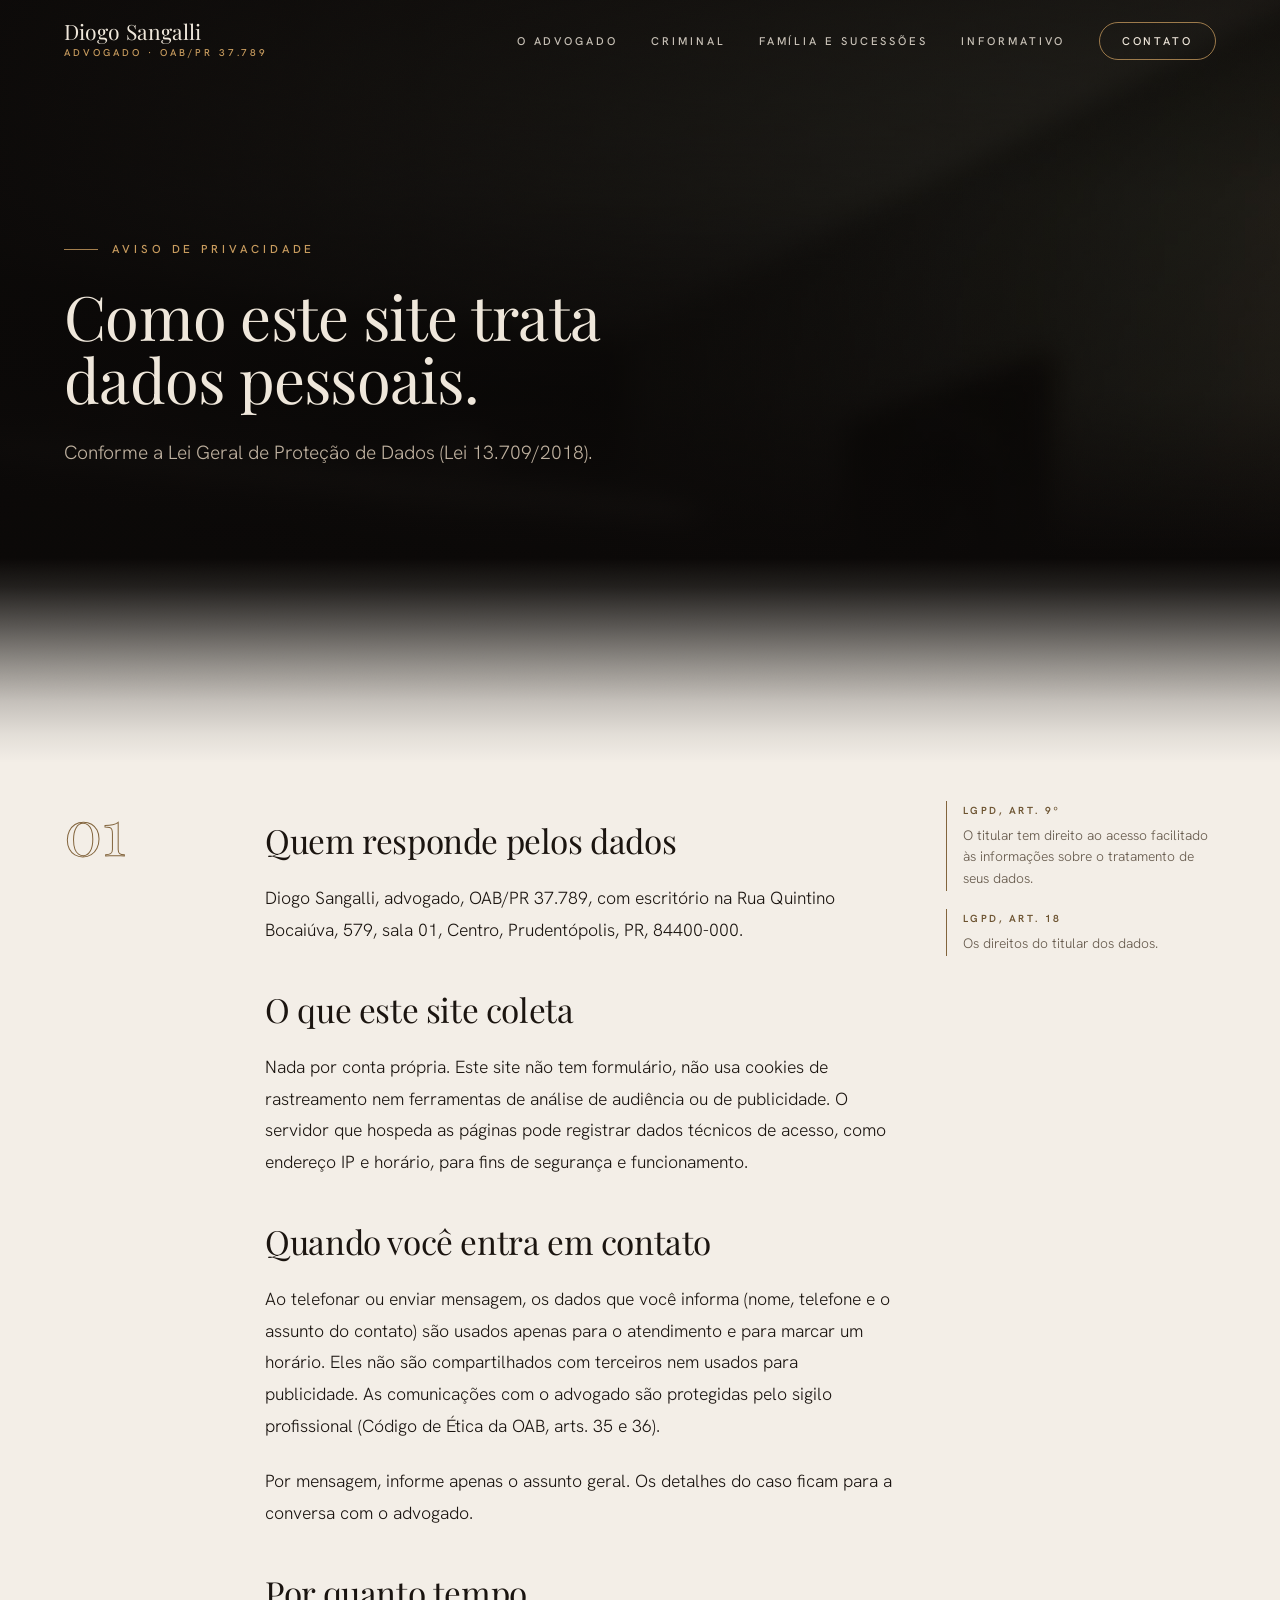
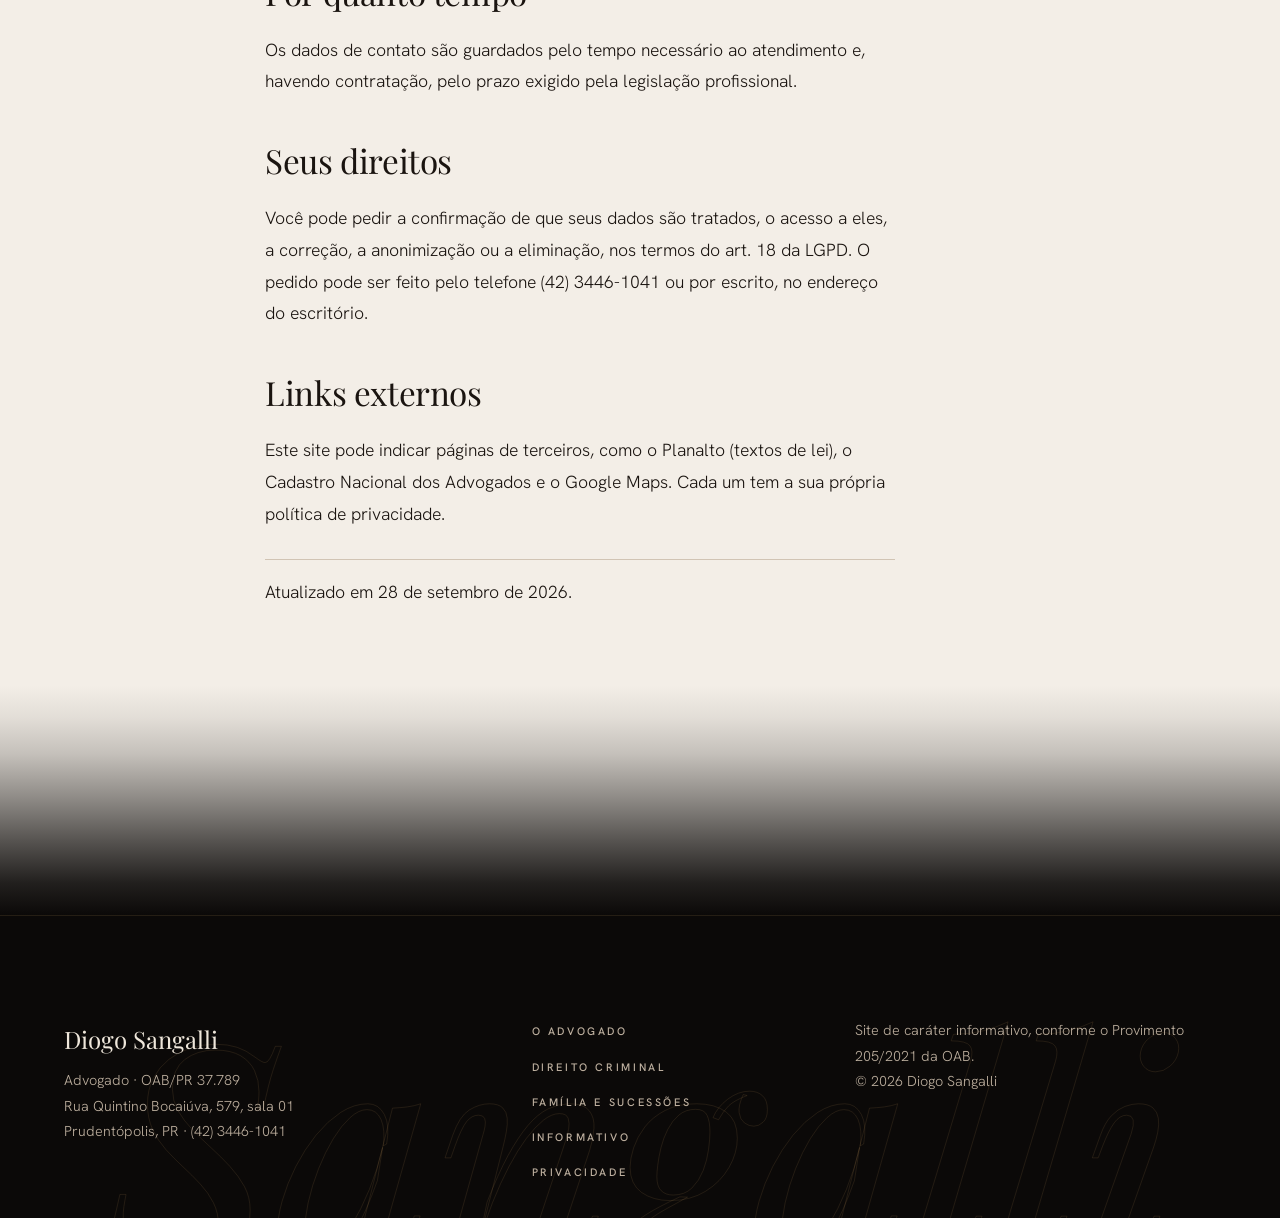
<file: privacidade.html>
<!DOCTYPE html>
<html lang="pt-BR">
<head>
<meta charset="utf-8">
<meta name="viewport" content="width=device-width, initial-scale=1, viewport-fit=cover">
<title>Privacidade · Diogo Sangalli, advogado</title>
<meta name="description" content="Como este site trata dados pessoais. Diogo Sangalli, OAB/PR 37.789.">
<meta name="robots" content="noindex, nofollow">
<link rel="canonical" href="https://sangalli.rkperformance.com.br/privacidade.html">
<meta name="theme-color" content="#0B0908">
<link rel="icon" href="assets/favicon.svg" type="image/svg+xml">
<link rel="preconnect" href="https://fonts.googleapis.com">
<link rel="preconnect" href="https://fonts.gstatic.com" crossorigin>
<link rel="stylesheet" href="https://fonts.googleapis.com/css2?family=Playfair+Display:ital,wght@0,400;0,500;1,400;1,500&family=Hanken+Grotesk:wght@300;400;500;600&display=swap">
<link rel="stylesheet" href="assets/site.css">
</head>
<body>
<div class="grain" aria-hidden="true"></div>

<header class="cab">
  <div class="cab-in">
    <a class="marca" href="index.html"><b>Diogo Sangalli</b><span>Advogado · OAB/PR 37.789</span></a>
    <nav aria-label="Principal">
      <ul class="nav-links">
        <li><a href="diogo-sangalli.html">O advogado</a></li>
        <li><a href="criminal.html">Criminal</a></li>
        <li><a href="familia.html">Família e Sucessões</a></li>
        <li><a href="informativo.html">Informativo</a></li>
        <li><a class="cta" href="index.html#contato">Contato</a></li>
      </ul>
    </nav>
    <button class="menu-btn" data-abre-menu aria-expanded="false" aria-controls="menu">Menu</button>
  </div>
</header>
<div class="menu" id="menu" role="dialog" aria-modal="true" aria-label="Menu">
  <div class="menu-topo"><a class="marca" href="index.html"><b>Diogo Sangalli</b><span>Advogado · OAB/PR 37.789</span></a><button class="menu-btn" data-fecha-menu>Fechar</button></div>
  <ul>
    <li><a href="diogo-sangalli.html"><small>01</small>O advogado</a></li>
    <li><a href="criminal.html"><small>02</small>Criminal</a></li>
    <li><a href="familia.html"><small>03</small>Família e Sucessões</a></li>
    <li><a href="informativo.html"><small>04</small>Informativo</a></li>
    <li><a href="index.html#contato"><small>05</small>Contato</a></li>
  </ul>
  <p class="rodape">Rua Quintino Bocaiúva, 579, sala 01<br>Prudentópolis, PR · (42) 3446-1041</p>
</div>

<main class="artigo">

<section class="capa" aria-label="Privacidade">
  <div class="capa-in">
    <p class="kicker">Aviso de privacidade</p>
    <h1 class="h-display">Como este site trata dados pessoais.</h1>
    <p class="lede">Conforme a Lei Geral de Proteção de Dados (Lei 13.709/2018).</p>
  </div>
</section>

<section class="bloco" id="texto">
  <div class="doc">
    <div class="folio"><b>§</b></div>
    <div class="texto">
      <h2>Quem responde pelos dados</h2>
      <p>Diogo Sangalli, advogado, OAB/PR 37.789, com escritório na Rua Quintino Bocaiúva, 579, sala 01, Centro, Prudentópolis, PR, 84400-000.</p>

      <h2>O que este site coleta</h2>
      <p>Nada por conta própria. Este site não tem formulário, não usa cookies de rastreamento nem ferramentas de análise de audiência ou de publicidade. O servidor que hospeda as páginas pode registrar dados técnicos de acesso, como endereço IP e horário, para fins de segurança e funcionamento.</p>

      <h2>Quando você entra em contato</h2>
      <p>Ao telefonar ou enviar mensagem, os dados que você informa (nome, telefone e o assunto do contato) são usados apenas para o atendimento e para marcar um horário. Eles não são compartilhados com terceiros nem usados para publicidade. As comunicações com o advogado são protegidas pelo sigilo profissional (Código de Ética da OAB, arts. 35 e 36).</p>
      <p>Por mensagem, informe apenas o assunto geral. Os detalhes do caso ficam para a conversa com o advogado.</p>

      <h2>Por quanto tempo</h2>
      <p>Os dados de contato são guardados pelo tempo necessário ao atendimento e, havendo contratação, pelo prazo exigido pela legislação profissional.</p>

      <h2>Seus direitos</h2>
      <p>Você pode pedir a confirmação de que seus dados são tratados, o acesso a eles, a correção, a anonimização ou a eliminação, nos termos do art. 18 da LGPD. O pedido pode ser feito pelo telefone (42) 3446-1041 ou por escrito, no endereço do escritório.</p>

      <h2>Links externos</h2>
      <p>Este site pode indicar páginas de terceiros, como o Planalto (textos de lei), o Cadastro Nacional dos Advogados e o Google Maps. Cada um tem a sua própria política de privacidade.</p>

      <p class="aviso">Atualizado em 28 de setembro de 2026.</p>
    </div>
    <div class="margem">
      <p class="nota"><b>LGPD, art. 9º</b>O titular tem direito ao acesso facilitado às informações sobre o tratamento de seus dados.</p>
      <p class="nota"><b>LGPD, art. 18</b>Os direitos do titular dos dados.</p>
    </div>
  </div>
</section>

</main>

<footer class="pe">
  <div class="pe-in">
    <div><b>Diogo Sangalli</b>Advogado · OAB/PR 37.789<br>Rua Quintino Bocaiúva, 579, sala 01<br>Prudentópolis, PR · (42) 3446-1041</div>
    <ul>
      <li><a href="diogo-sangalli.html">O advogado</a></li>
      <li><a href="criminal.html">Direito Criminal</a></li>
      <li><a href="familia.html">Família e Sucessões</a></li>
      <li><a href="informativo.html">Informativo</a></li>
      <li><a href="privacidade.html">Privacidade</a></li>
    </ul>
    <div>Site de caráter informativo, conforme o Provimento 205/2021 da OAB.<br>© <span data-ano>2026</span> Diogo Sangalli</div>
  </div>
</footer>

<script src="assets/site.js" defer></script>
</body>
</html>
</file>
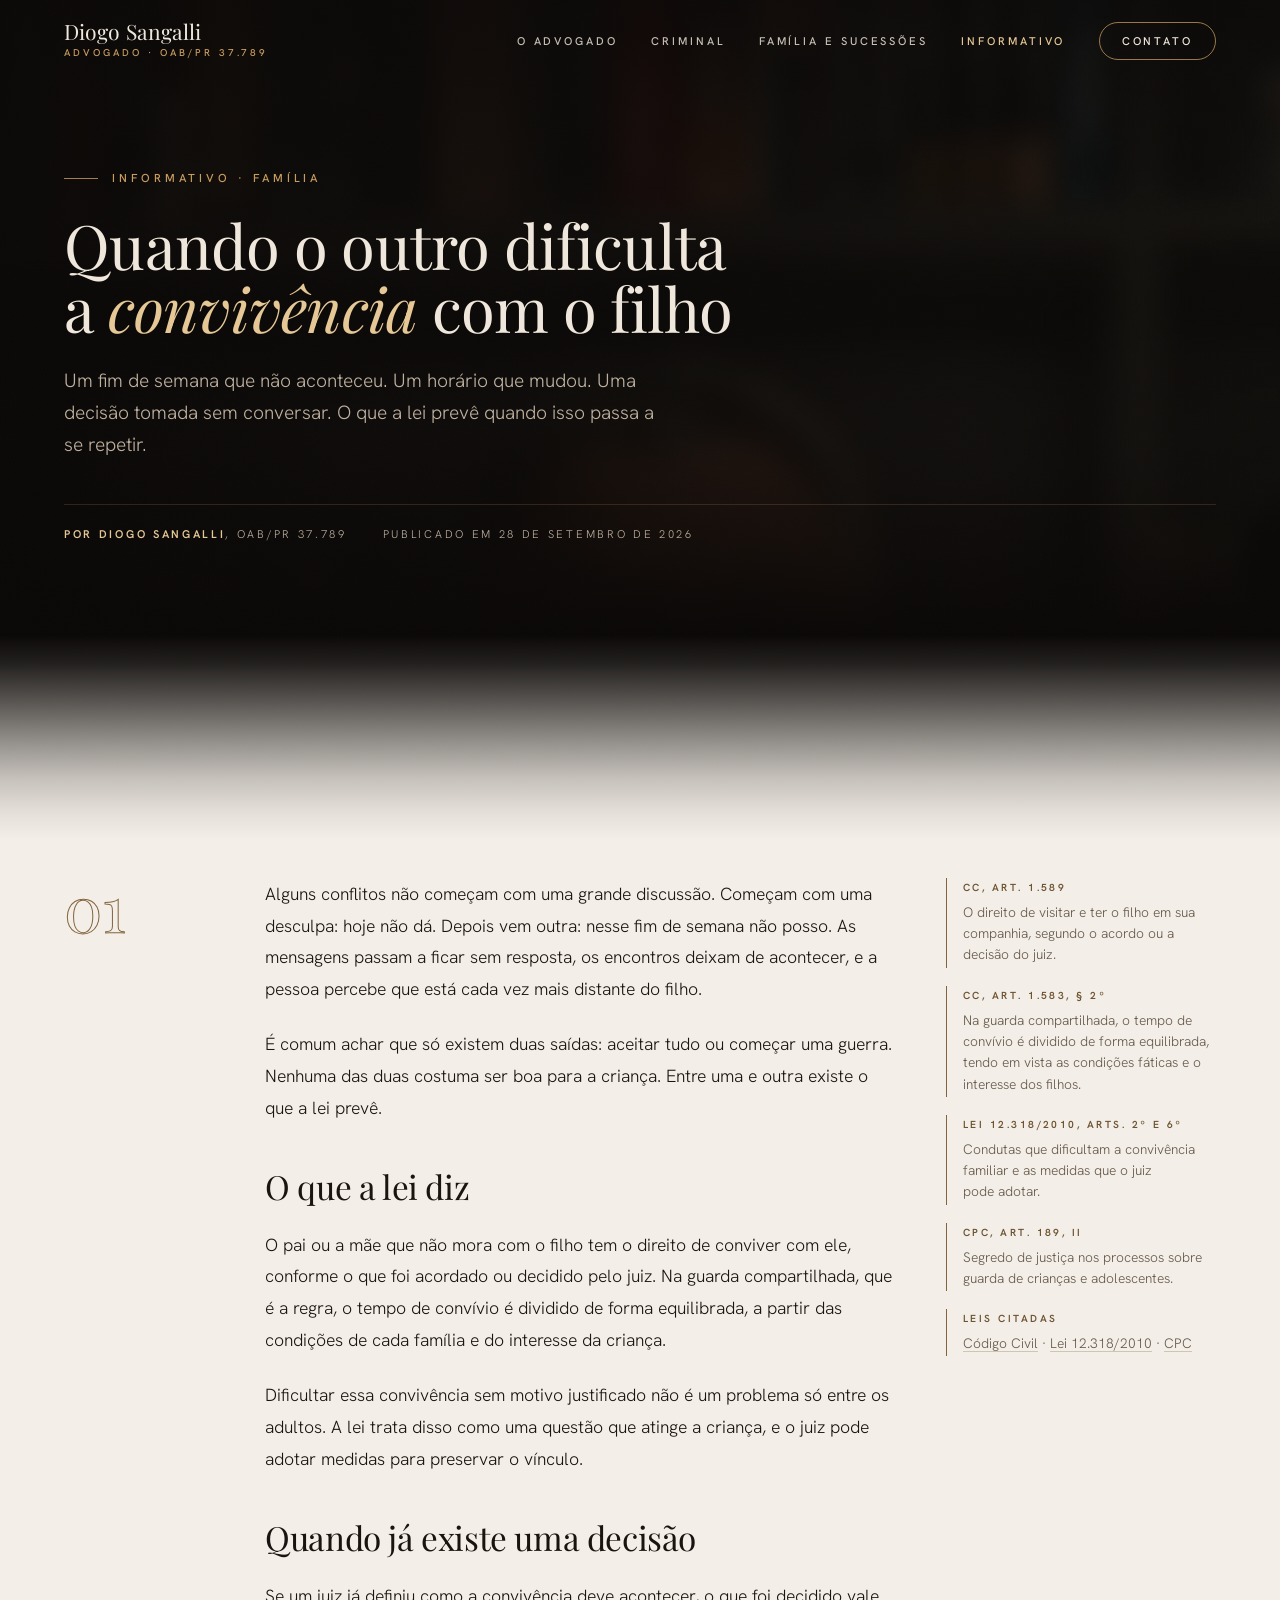
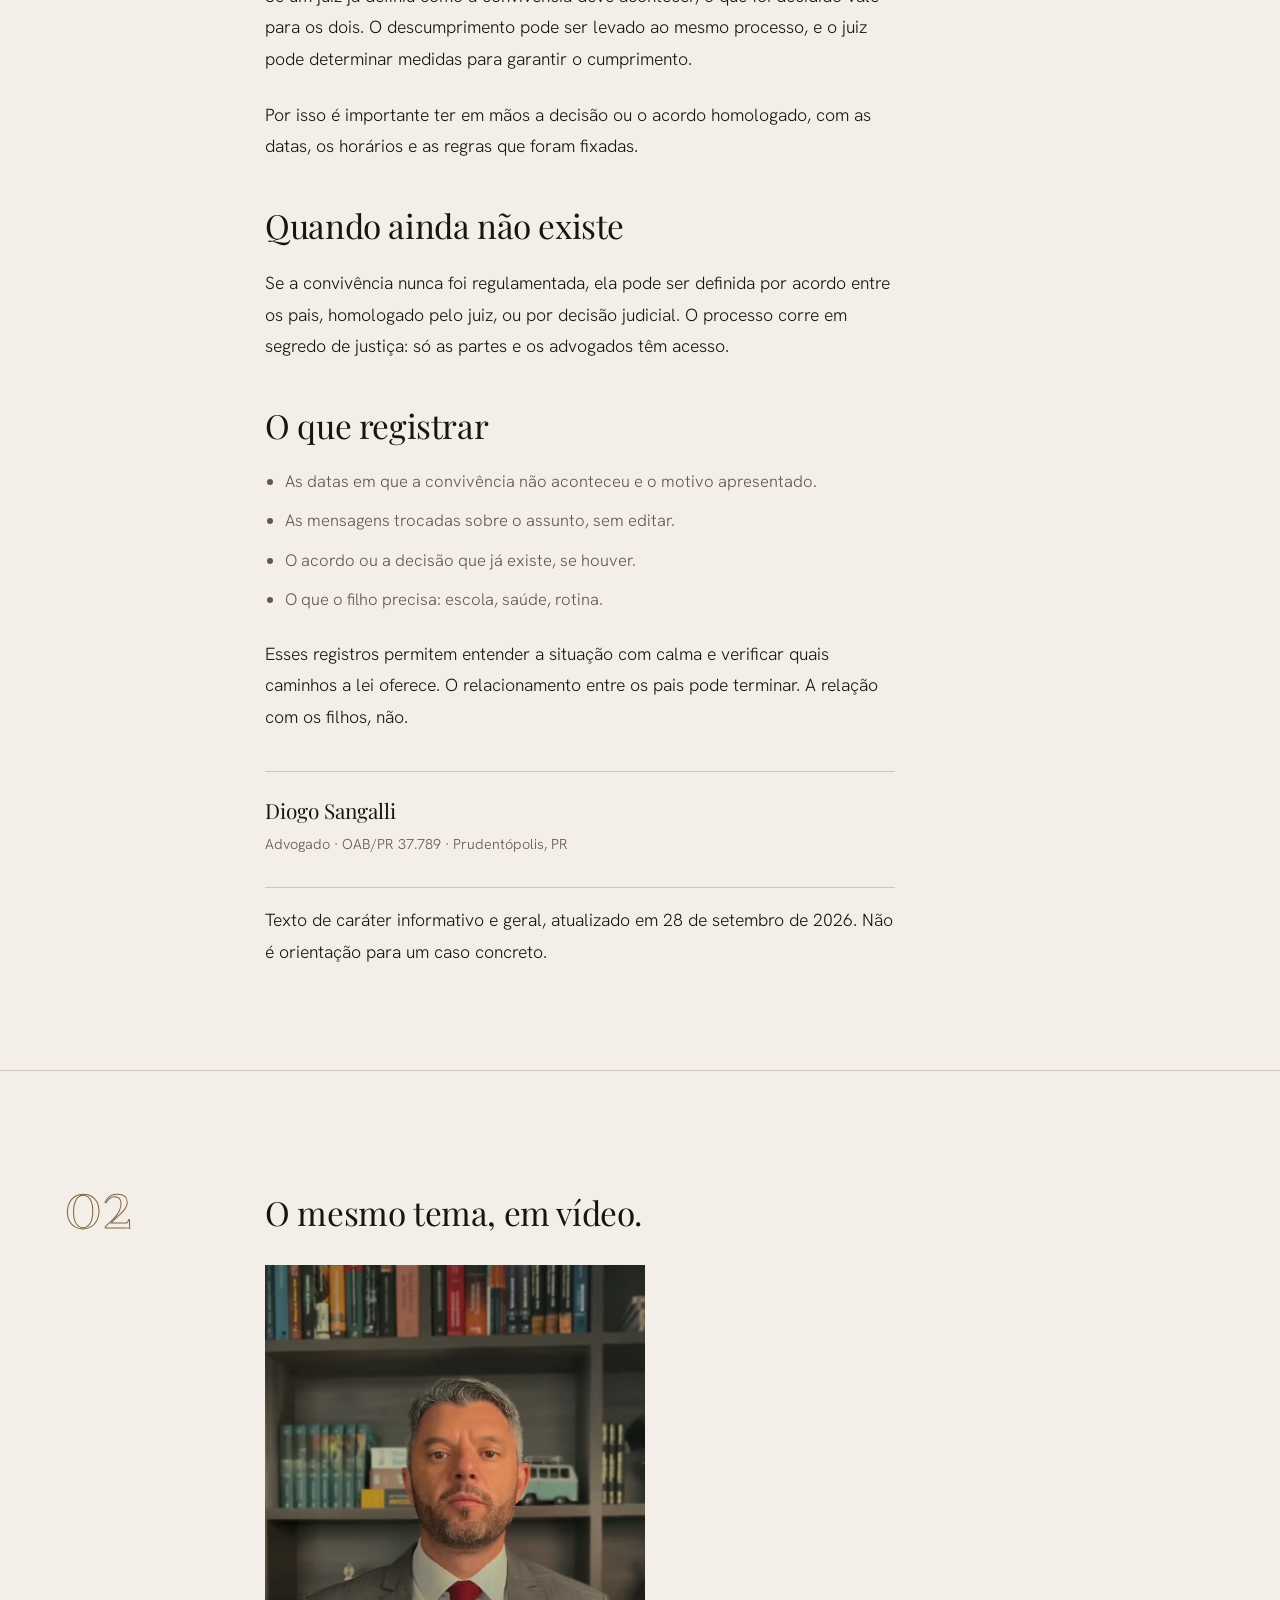
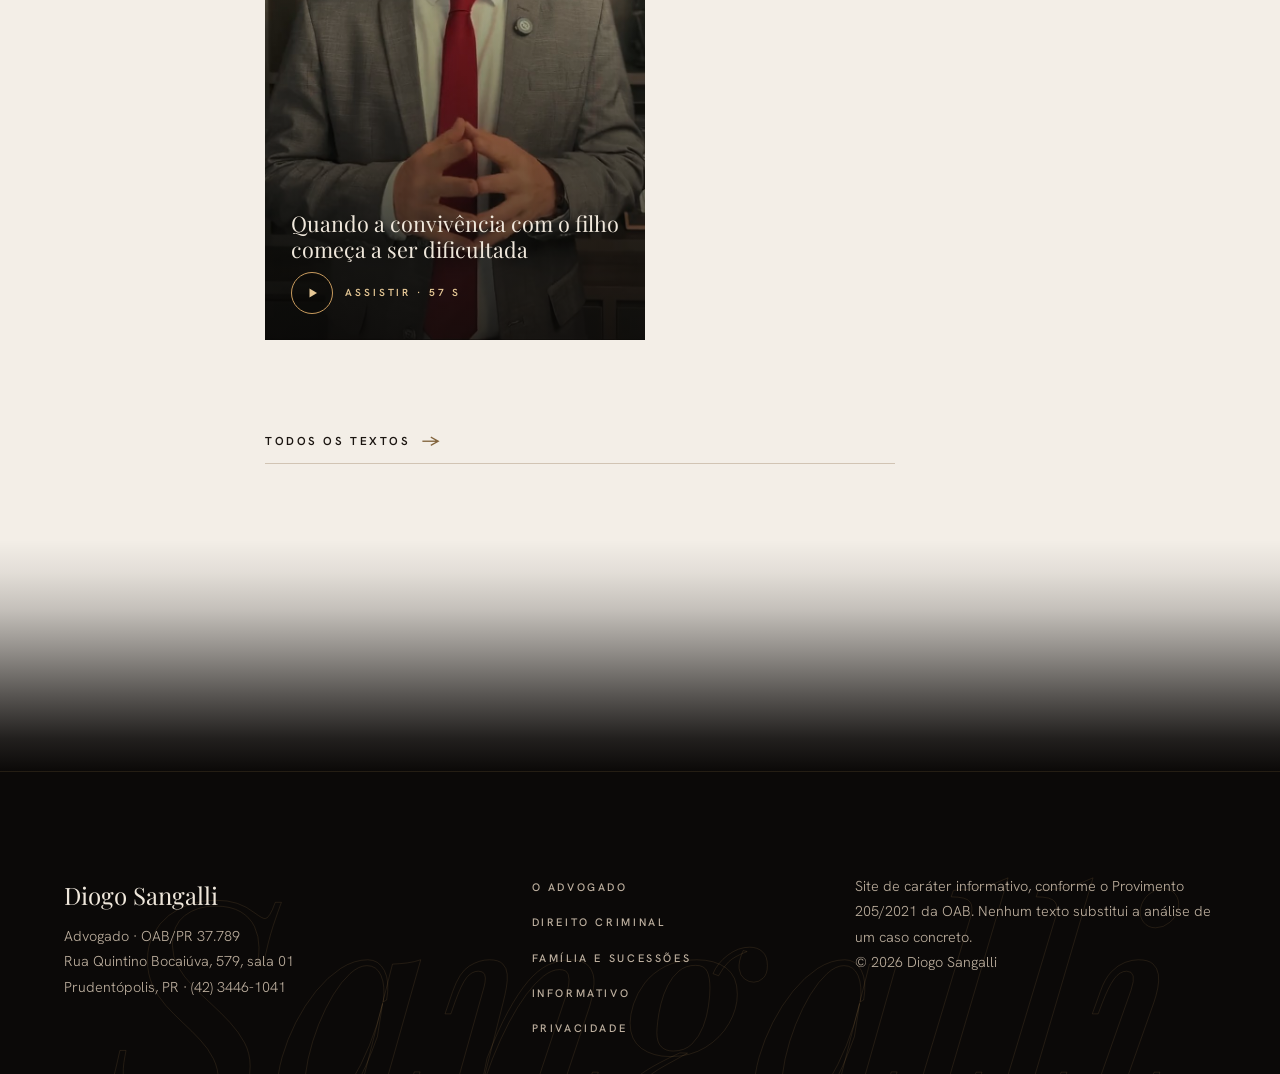
<file: informativo/convivencia-com-os-filhos.html>
<!DOCTYPE html>
<html lang="pt-BR">
<head>
<meta charset="utf-8">
<meta name="viewport" content="width=device-width, initial-scale=1, viewport-fit=cover">
<title>Quando o outro dificulta a convivência com o filho · Diogo Sangalli</title>
<meta name="description" content="Um fim de semana que não aconteceu, um horário que mudou. O que a lei prevê quando a convivência entre pai, mãe e filho passa a ser dificultada. Texto informativo de Diogo Sangalli, OAB/PR 37.789.">
<meta name="robots" content="noindex, nofollow">
<link rel="canonical" href="https://sangalli.rkperformance.com.br/informativo/convivencia-com-os-filhos.html">
<meta name="theme-color" content="#0B0908">
<link rel="icon" href="../assets/favicon.svg" type="image/svg+xml">
<meta property="og:type" content="article">
<meta property="og:title" content="Quando o outro dificulta a convivência com o filho">
<meta property="og:description" content="O que a lei prevê quando a convivência passa a ser dificultada.">
<meta property="og:url" content="https://sangalli.rkperformance.com.br/informativo/convivencia-com-os-filhos.html">
<meta property="og:image" content="https://sangalli.rkperformance.com.br/media/convivencia-capa.jpg">
<link rel="preconnect" href="https://fonts.googleapis.com">
<link rel="preconnect" href="https://fonts.gstatic.com" crossorigin>
<link rel="stylesheet" href="https://fonts.googleapis.com/css2?family=Playfair+Display:ital,wght@0,400;0,500;1,400;1,500&family=Hanken+Grotesk:wght@300;400;500;600&display=swap">
<link rel="stylesheet" href="../assets/site.css">
<script type="application/ld+json">
{"@context":"https://schema.org","@type":"Article","headline":"Quando o outro dificulta a convivência com o filho","datePublished":"2026-09-28T09:00:00-03:00","dateModified":"2026-09-28T09:00:00-03:00","inLanguage":"pt-BR","author":{"@type":"Person","name":"Diogo Sangalli","url":"https://sangalli.rkperformance.com.br/diogo-sangalli.html"},"publisher":{"@type":"Person","name":"Diogo Sangalli"},"mainEntityOfPage":"https://sangalli.rkperformance.com.br/informativo/convivencia-com-os-filhos.html"}
</script>
</head>
<body>
<div class="grain" aria-hidden="true"></div>

<header class="cab">
  <div class="cab-in">
    <a class="marca" href="../index.html"><b>Diogo Sangalli</b><span>Advogado · OAB/PR 37.789</span></a>
    <nav aria-label="Principal">
      <ul class="nav-links">
        <li><a href="../diogo-sangalli.html">O advogado</a></li>
        <li><a href="../criminal.html">Criminal</a></li>
        <li><a href="../familia.html">Família e Sucessões</a></li>
        <li><a href="../informativo.html" aria-current="page">Informativo</a></li>
        <li><a class="cta" href="../index.html#contato">Contato</a></li>
      </ul>
    </nav>
    <button class="menu-btn" data-abre-menu aria-expanded="false" aria-controls="menu">Menu</button>
  </div>
</header>
<div class="menu" id="menu" role="dialog" aria-modal="true" aria-label="Menu">
  <div class="menu-topo"><a class="marca" href="../index.html"><b>Diogo Sangalli</b><span>Advogado · OAB/PR 37.789</span></a><button class="menu-btn" data-fecha-menu>Fechar</button></div>
  <ul>
    <li><a href="../diogo-sangalli.html"><small>01</small>O advogado</a></li>
    <li><a href="../criminal.html"><small>02</small>Criminal</a></li>
    <li><a href="../familia.html"><small>03</small>Família e Sucessões</a></li>
    <li><a href="../informativo.html"><small>04</small>Informativo</a></li>
    <li><a href="../index.html#contato"><small>05</small>Contato</a></li>
  </ul>
  <p class="rodape">Rua Quintino Bocaiúva, 579, sala 01<br>Prudentópolis, PR · (42) 3446-1041</p>
</div>

<main class="artigo">

<section class="capa familia" aria-label="Título">
  <div class="capa-in">
    <p class="kicker">Informativo · Família</p>
    <h1 class="h-display">Quando o outro dificulta a <em>convivência</em> com o filho</h1>
    <p class="lede">Um fim de semana que não aconteceu. Um horário que mudou. Uma decisão tomada sem conversar. O que a lei prevê quando isso passa a se repetir.</p>
    <div class="rodape">
      <span><b>Por Diogo Sangalli</b>, OAB/PR 37.789</span>
      <span>Publicado em 28 de setembro de 2026</span>
    </div>
  </div>
</section>

<section class="bloco" id="texto">
  <div class="doc">
    <div class="folio"><b>§</b></div>
    <div class="texto">
      <p>Alguns conflitos não começam com uma grande discussão. Começam com uma desculpa: hoje não dá. Depois vem outra: nesse fim de semana não posso. As mensagens passam a ficar sem resposta, os encontros deixam de acontecer, e a pessoa percebe que está cada vez mais distante do filho.</p>
      <p>É comum achar que só existem duas saídas: aceitar tudo ou começar uma guerra. Nenhuma das duas costuma ser boa para a criança. Entre uma e outra existe o que a lei prevê.</p>

      <h2>O que a lei diz</h2>
      <p>O pai ou a mãe que não mora com o filho tem o direito de conviver com ele, conforme o que foi acordado ou decidido pelo juiz. Na guarda compartilhada, que é a regra, o tempo de convívio é dividido de forma equilibrada, a partir das condições de cada família e do interesse da criança.</p>
      <p class="nota"><b>CC, art. 1.589</b>O direito de visitar e ter o filho em sua companhia, segundo o acordo ou a decisão do juiz.</p>
      <p class="nota"><b>CC, art. 1.583, § 2º</b>Na guarda compartilhada, o tempo de convívio é dividido de forma equilibrada, tendo em vista as condições fáticas e o interesse dos filhos.</p>
      <p>Dificultar essa convivência sem motivo justificado não é um problema só entre os adultos. A lei trata disso como uma questão que atinge a criança, e o juiz pode adotar medidas para preservar o vínculo.</p>
      <p class="nota"><b>Lei 12.318/2010, arts. 2º e 6º</b>Condutas que dificultam a convivência familiar e as medidas que o juiz pode adotar.</p>

      <h2>Quando já existe uma decisão</h2>
      <p>Se um juiz já definiu como a convivência deve acontecer, o que foi decidido vale para os dois. O descumprimento pode ser levado ao mesmo processo, e o juiz pode determinar medidas para garantir o cumprimento.</p>
      <p>Por isso é importante ter em mãos a decisão ou o acordo homologado, com as datas, os horários e as regras que foram fixadas.</p>

      <h2>Quando ainda não existe</h2>
      <p>Se a convivência nunca foi regulamentada, ela pode ser definida por acordo entre os pais, homologado pelo juiz, ou por decisão judicial. O processo corre em segredo de justiça: só as partes e os advogados têm acesso.</p>
      <p class="nota"><b>CPC, art. 189, II</b>Segredo de justiça nos processos sobre guarda de crianças e adolescentes.</p>

      <h2>O que registrar</h2>
      <ul>
        <li>As datas em que a convivência não aconteceu e o motivo apresentado.</li>
        <li>As mensagens trocadas sobre o assunto, sem editar.</li>
        <li>O acordo ou a decisão que já existe, se houver.</li>
        <li>O que o filho precisa: escola, saúde, rotina.</li>
      </ul>
      <p>Esses registros permitem entender a situação com calma e verificar quais caminhos a lei oferece. O relacionamento entre os pais pode terminar. A relação com os filhos, não.</p>

      <div class="assinatura"><b>Diogo Sangalli</b><span>Advogado · OAB/PR 37.789 · Prudentópolis, PR</span></div>
      <p class="aviso">Texto de caráter informativo e geral, atualizado em 28 de setembro de 2026. Não é orientação para um caso concreto.</p>
    </div>
    <div class="margem">
      <p class="nota"><b>CC, art. 1.589</b>O direito de visitar e ter o filho em sua companhia, segundo o acordo ou a decisão do juiz.</p>
      <p class="nota"><b>CC, art. 1.583, § 2º</b>Na guarda compartilhada, o tempo de convívio é dividido de forma equilibrada, tendo em vista as condições fáticas e o interesse dos filhos.</p>
      <p class="nota"><b>Lei 12.318/2010, arts. 2º e 6º</b>Condutas que dificultam a convivência familiar e as medidas que o juiz pode adotar.</p>
      <p class="nota"><b>CPC, art. 189, II</b>Segredo de justiça nos processos sobre guarda de crianças e adolescentes.</p>
      <p class="nota"><b>Leis citadas</b><a href="https://www.planalto.gov.br/ccivil_03/leis/2002/l10406compilada.htm" target="_blank" rel="noopener">Código Civil</a> · <a href="https://www.planalto.gov.br/ccivil_03/_ato2007-2010/2010/lei/l12318.htm" target="_blank" rel="noopener">Lei 12.318/2010</a> · <a href="https://www.planalto.gov.br/ccivil_03/_ato2015-2018/2015/lei/l13105.htm" target="_blank" rel="noopener">CPC</a></p>
    </div>
  </div>
</section>

<section class="bloco" id="video">
  <div class="doc">
    <div class="folio"><b>▶</b></div>
    <div class="texto">
      <div class="sec-cab rv"><h2 class="h-sec">O mesmo tema, em vídeo.</h2></div>
      <div class="rv">
        <div class="video-card" data-src="../media/convivencia.mp4">
          <img src="../media/convivencia-capa.jpg" alt="" width="608" height="1080" loading="lazy">
          <button class="tocar" type="button"><b>Quando a convivência com o filho começa a ser dificultada</b><span>Assistir · 57 s</span></button>
          <button class="fechar" type="button">Fechar</button>
        </div>
      </div>
      <div class="espaco"></div>
      <a class="link-seta" href="../informativo.html">Todos os textos</a>
    </div>
  </div>
</section>

</main>

<footer class="pe">
  <div class="pe-in">
    <div><b>Diogo Sangalli</b>Advogado · OAB/PR 37.789<br>Rua Quintino Bocaiúva, 579, sala 01<br>Prudentópolis, PR · (42) 3446-1041</div>
    <ul>
      <li><a href="../diogo-sangalli.html">O advogado</a></li>
      <li><a href="../criminal.html">Direito Criminal</a></li>
      <li><a href="../familia.html">Família e Sucessões</a></li>
      <li><a href="../informativo.html">Informativo</a></li>
      <li><a href="../privacidade.html">Privacidade</a></li>
    </ul>
    <div>Site de caráter informativo, conforme o Provimento 205/2021 da OAB. Nenhum texto substitui a análise de um caso concreto.<br>© <span data-ano>2026</span> Diogo Sangalli</div>
  </div>
</footer>

<script src="../assets/site.js" defer></script>
</body>
</html>
</file>
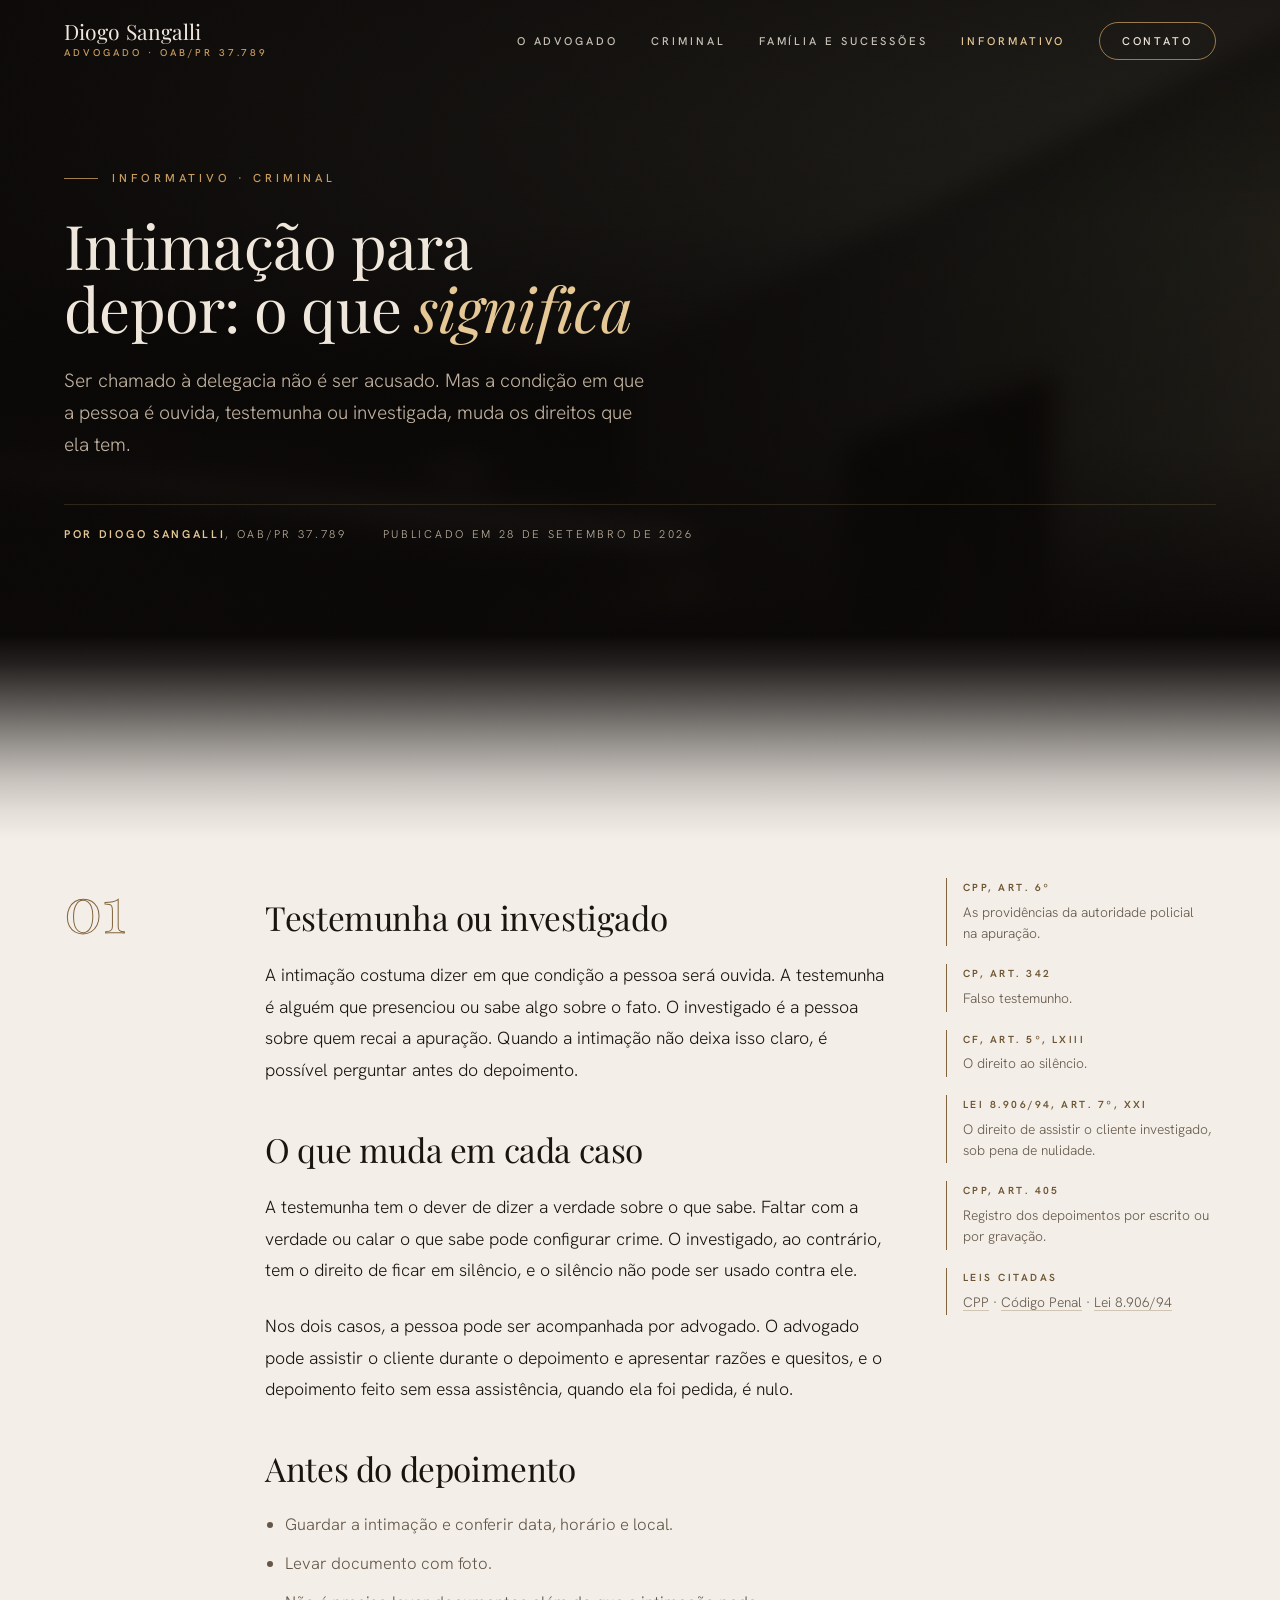
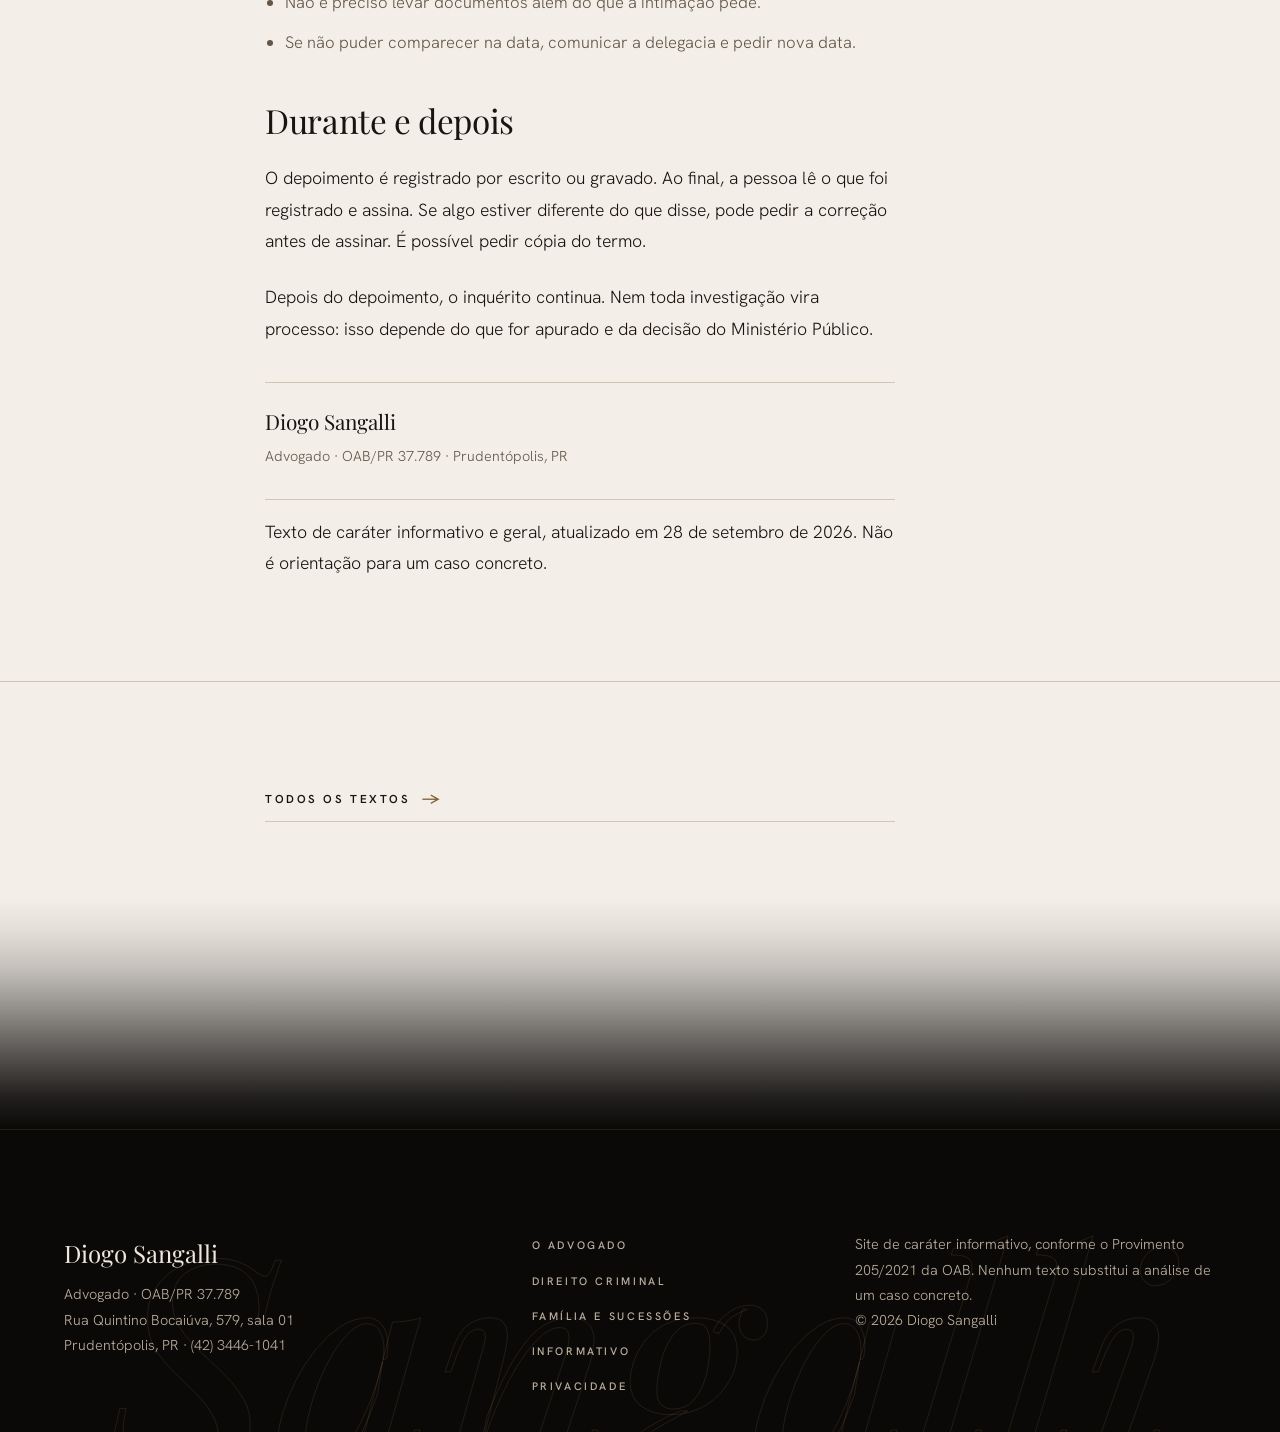
<file: informativo/intimacao-para-depor.html>
<!DOCTYPE html>
<html lang="pt-BR">
<head>
<meta charset="utf-8">
<meta name="viewport" content="width=device-width, initial-scale=1, viewport-fit=cover">
<title>Intimação para depor: o que significa · Diogo Sangalli</title>
<meta name="description" content="Testemunha ou investigado? A diferença muda os direitos de quem é chamado à delegacia. Texto informativo de Diogo Sangalli, OAB/PR 37.789.">
<meta name="robots" content="noindex, nofollow">
<link rel="canonical" href="https://sangalli.rkperformance.com.br/informativo/intimacao-para-depor.html">
<meta name="theme-color" content="#0B0908">
<link rel="icon" href="../assets/favicon.svg" type="image/svg+xml">
<meta property="og:type" content="article">
<meta property="og:title" content="Intimação para depor: o que significa">
<meta property="og:description" content="Testemunha ou investigado? A diferença muda os direitos de quem é chamado à delegacia.">
<meta property="og:url" content="https://sangalli.rkperformance.com.br/informativo/intimacao-para-depor.html">
<meta property="og:image" content="https://sangalli.rkperformance.com.br/media/og.jpg">
<link rel="preconnect" href="https://fonts.googleapis.com">
<link rel="preconnect" href="https://fonts.gstatic.com" crossorigin>
<link rel="stylesheet" href="https://fonts.googleapis.com/css2?family=Playfair+Display:ital,wght@0,400;0,500;1,400;1,500&family=Hanken+Grotesk:wght@300;400;500;600&display=swap">
<link rel="stylesheet" href="../assets/site.css">
<script type="application/ld+json">
{"@context":"https://schema.org","@type":"Article","headline":"Intimação para depor: o que significa","datePublished":"2026-09-28T09:00:00-03:00","dateModified":"2026-09-28T09:00:00-03:00","inLanguage":"pt-BR","author":{"@type":"Person","name":"Diogo Sangalli","url":"https://sangalli.rkperformance.com.br/diogo-sangalli.html"},"publisher":{"@type":"Person","name":"Diogo Sangalli"},"mainEntityOfPage":"https://sangalli.rkperformance.com.br/informativo/intimacao-para-depor.html"}
</script>
</head>
<body>
<div class="grain" aria-hidden="true"></div>

<header class="cab">
  <div class="cab-in">
    <a class="marca" href="../index.html"><b>Diogo Sangalli</b><span>Advogado · OAB/PR 37.789</span></a>
    <nav aria-label="Principal">
      <ul class="nav-links">
        <li><a href="../diogo-sangalli.html">O advogado</a></li>
        <li><a href="../criminal.html">Criminal</a></li>
        <li><a href="../familia.html">Família e Sucessões</a></li>
        <li><a href="../informativo.html" aria-current="page">Informativo</a></li>
        <li><a class="cta" href="../index.html#contato">Contato</a></li>
      </ul>
    </nav>
    <button class="menu-btn" data-abre-menu aria-expanded="false" aria-controls="menu">Menu</button>
  </div>
</header>
<div class="menu" id="menu" role="dialog" aria-modal="true" aria-label="Menu">
  <div class="menu-topo"><a class="marca" href="../index.html"><b>Diogo Sangalli</b><span>Advogado · OAB/PR 37.789</span></a><button class="menu-btn" data-fecha-menu>Fechar</button></div>
  <ul>
    <li><a href="../diogo-sangalli.html"><small>01</small>O advogado</a></li>
    <li><a href="../criminal.html"><small>02</small>Criminal</a></li>
    <li><a href="../familia.html"><small>03</small>Família e Sucessões</a></li>
    <li><a href="../informativo.html"><small>04</small>Informativo</a></li>
    <li><a href="../index.html#contato"><small>05</small>Contato</a></li>
  </ul>
  <p class="rodape">Rua Quintino Bocaiúva, 579, sala 01<br>Prudentópolis, PR · (42) 3446-1041</p>
</div>

<main class="artigo">

<section class="capa" aria-label="Título">
  <div class="capa-in">
    <p class="kicker">Informativo · Criminal</p>
    <h1 class="h-display">Intimação para depor: o que <em>significa</em></h1>
    <p class="lede">Ser chamado à delegacia não é ser acusado. Mas a condição em que a pessoa é ouvida, testemunha ou investigada, muda os direitos que ela tem.</p>
    <div class="rodape">
      <span><b>Por Diogo Sangalli</b>, OAB/PR 37.789</span>
      <span>Publicado em 28 de setembro de 2026</span>
    </div>
  </div>
</section>

<section class="bloco" id="texto">
  <div class="doc">
    <div class="folio"><b>§</b></div>
    <div class="texto">
      <h2>Testemunha ou investigado</h2>
      <p>A intimação costuma dizer em que condição a pessoa será ouvida. A testemunha é alguém que presenciou ou sabe algo sobre o fato. O investigado é a pessoa sobre quem recai a apuração. Quando a intimação não deixa isso claro, é possível perguntar antes do depoimento.</p>
      <p class="nota"><b>CPP, art. 6º</b>As providências da autoridade policial na apuração, entre elas ouvir o ofendido, o indiciado e as testemunhas.</p>

      <h2>O que muda em cada caso</h2>
      <p>A testemunha tem o dever de dizer a verdade sobre o que sabe. Faltar com a verdade ou calar o que sabe pode configurar crime. O investigado, ao contrário, tem o direito de ficar em silêncio, e o silêncio não pode ser usado contra ele.</p>
      <p>Nos dois casos, a pessoa pode ser acompanhada por advogado. O advogado pode assistir o cliente durante o depoimento e apresentar razões e quesitos, e o depoimento feito sem essa assistência, quando ela foi pedida, é nulo.</p>
      <p class="nota"><b>CP, art. 342</b>Falso testemunho.</p>
      <p class="nota"><b>CF, art. 5º, LXIII</b>O direito ao silêncio.</p>
      <p class="nota"><b>Lei 8.906/94, art. 7º, XXI</b>O direito de assistir o cliente investigado, sob pena de nulidade.</p>

      <h2>Antes do depoimento</h2>
      <ul>
        <li>Guardar a intimação e conferir data, horário e local.</li>
        <li>Levar documento com foto.</li>
        <li>Não é preciso levar documentos além do que a intimação pede.</li>
        <li>Se não puder comparecer na data, comunicar a delegacia e pedir nova data.</li>
      </ul>

      <h2>Durante e depois</h2>
      <p>O depoimento é registrado por escrito ou gravado. Ao final, a pessoa lê o que foi registrado e assina. Se algo estiver diferente do que disse, pode pedir a correção antes de assinar. É possível pedir cópia do termo.</p>
      <p>Depois do depoimento, o inquérito continua. Nem toda investigação vira processo: isso depende do que for apurado e da decisão do Ministério Público.</p>
      <p class="nota"><b>CPP, art. 405</b>Registro dos depoimentos por escrito ou por gravação.</p>

      <div class="assinatura"><b>Diogo Sangalli</b><span>Advogado · OAB/PR 37.789 · Prudentópolis, PR</span></div>
      <p class="aviso">Texto de caráter informativo e geral, atualizado em 28 de setembro de 2026. Não é orientação para um caso concreto.</p>
    </div>
    <div class="margem">
      <p class="nota"><b>CPP, art. 6º</b>As providências da autoridade policial na apuração.</p>
      <p class="nota"><b>CP, art. 342</b>Falso testemunho.</p>
      <p class="nota"><b>CF, art. 5º, LXIII</b>O direito ao silêncio.</p>
      <p class="nota"><b>Lei 8.906/94, art. 7º, XXI</b>O direito de assistir o cliente investigado, sob pena de nulidade.</p>
      <p class="nota"><b>CPP, art. 405</b>Registro dos depoimentos por escrito ou por gravação.</p>
      <p class="nota"><b>Leis citadas</b><a href="https://www.planalto.gov.br/ccivil_03/decreto-lei/del3689.htm" target="_blank" rel="noopener">CPP</a> · <a href="https://www.planalto.gov.br/ccivil_03/decreto-lei/del2848compilado.htm" target="_blank" rel="noopener">Código Penal</a> · <a href="https://www.planalto.gov.br/ccivil_03/leis/l8906.htm" target="_blank" rel="noopener">Lei 8.906/94</a></p>
    </div>
  </div>
</section>

<section class="bloco">
  <div class="doc">
    <div class="folio"></div>
    <div class="texto">
      <a class="link-seta" href="../informativo.html">Todos os textos</a>
    </div>
  </div>
</section>

</main>

<footer class="pe">
  <div class="pe-in">
    <div><b>Diogo Sangalli</b>Advogado · OAB/PR 37.789<br>Rua Quintino Bocaiúva, 579, sala 01<br>Prudentópolis, PR · (42) 3446-1041</div>
    <ul>
      <li><a href="../diogo-sangalli.html">O advogado</a></li>
      <li><a href="../criminal.html">Direito Criminal</a></li>
      <li><a href="../familia.html">Família e Sucessões</a></li>
      <li><a href="../informativo.html">Informativo</a></li>
      <li><a href="../privacidade.html">Privacidade</a></li>
    </ul>
    <div>Site de caráter informativo, conforme o Provimento 205/2021 da OAB. Nenhum texto substitui a análise de um caso concreto.<br>© <span data-ano>2026</span> Diogo Sangalli</div>
  </div>
</footer>

<script src="../assets/site.js" defer></script>
</body>
</html>
</file>
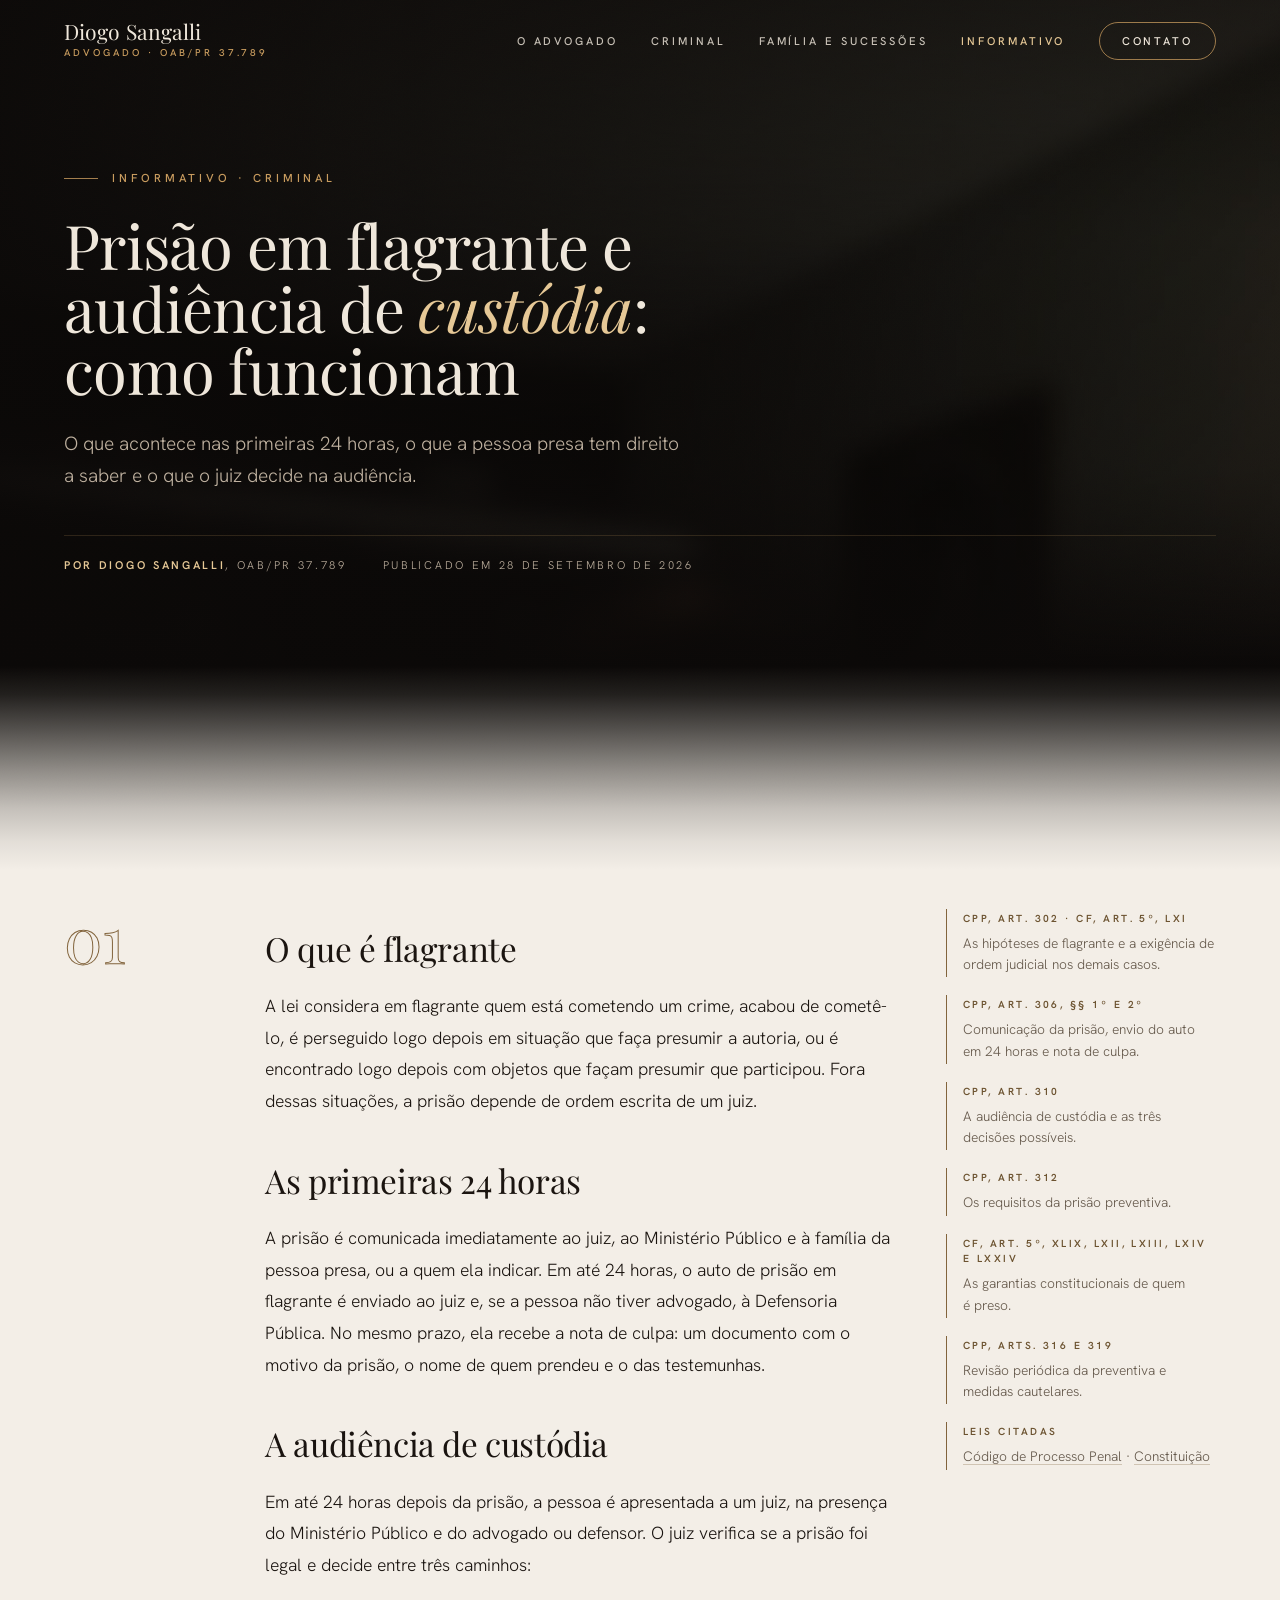
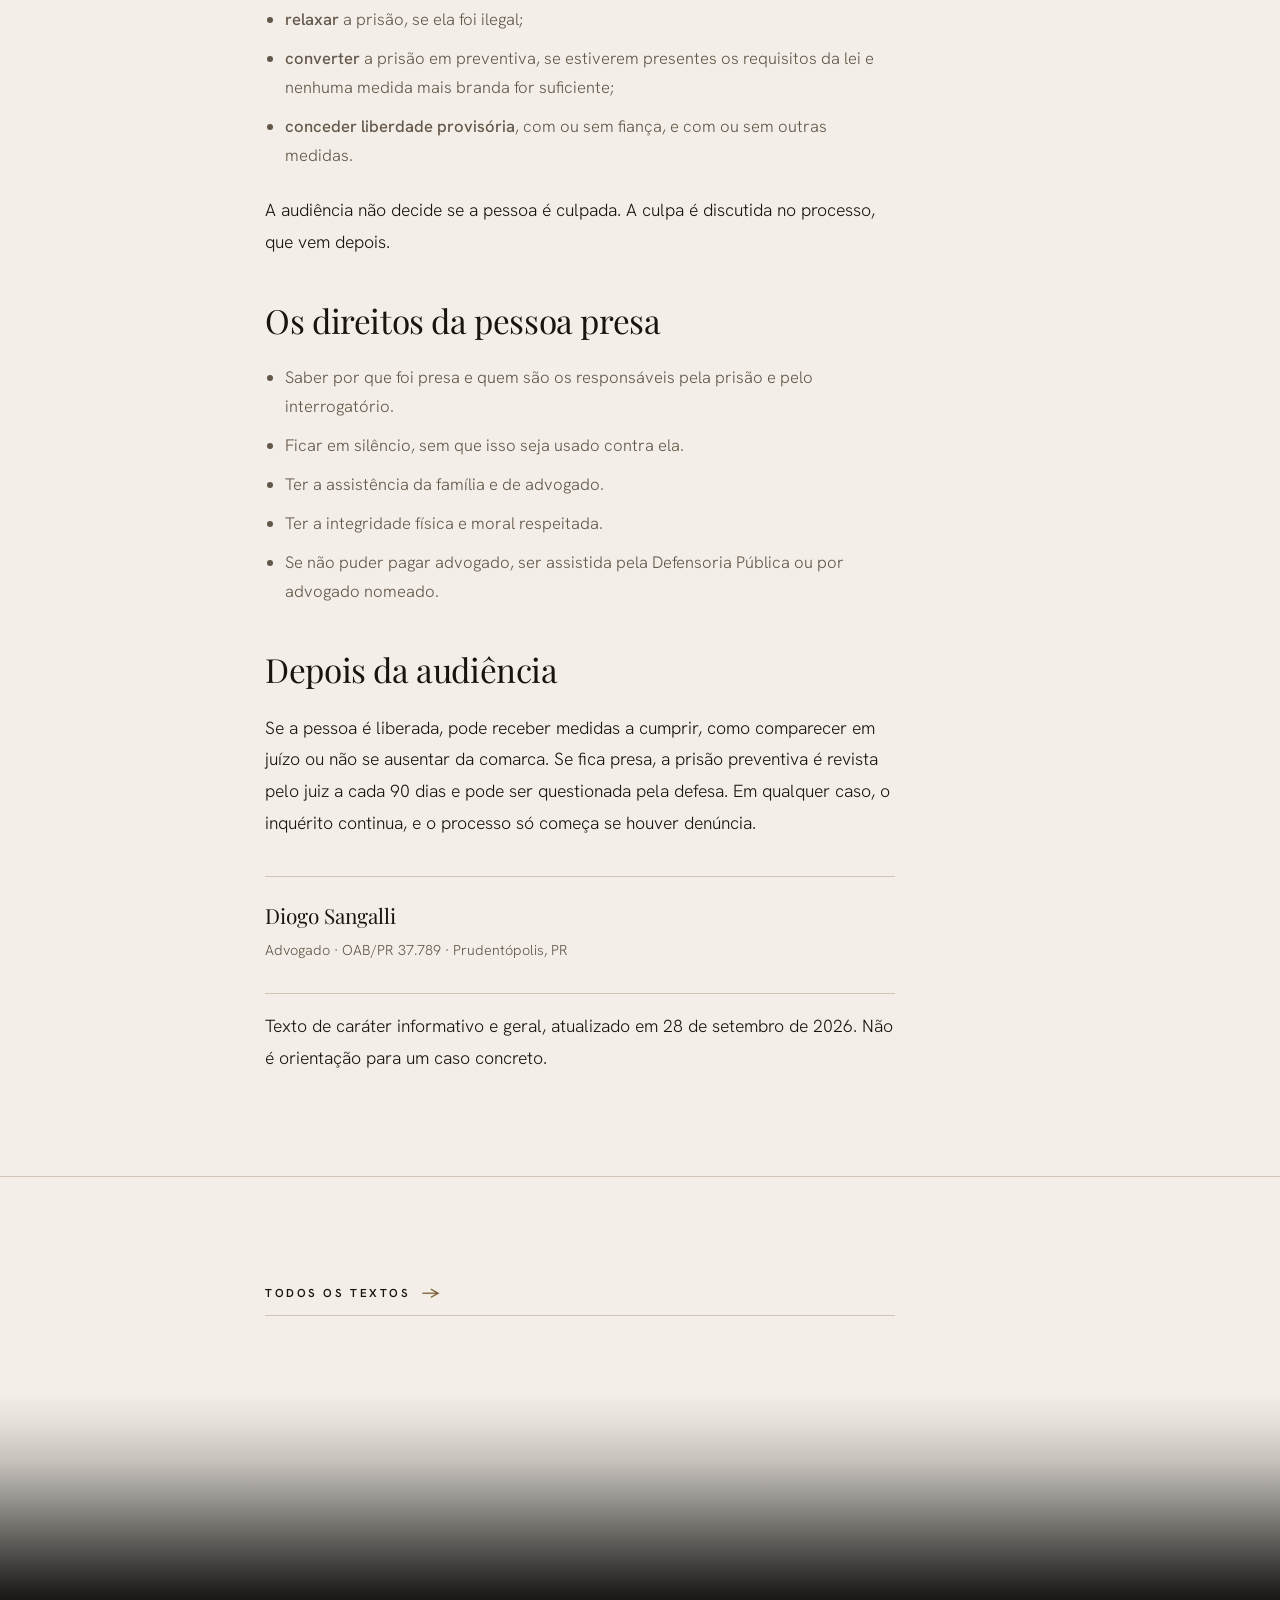
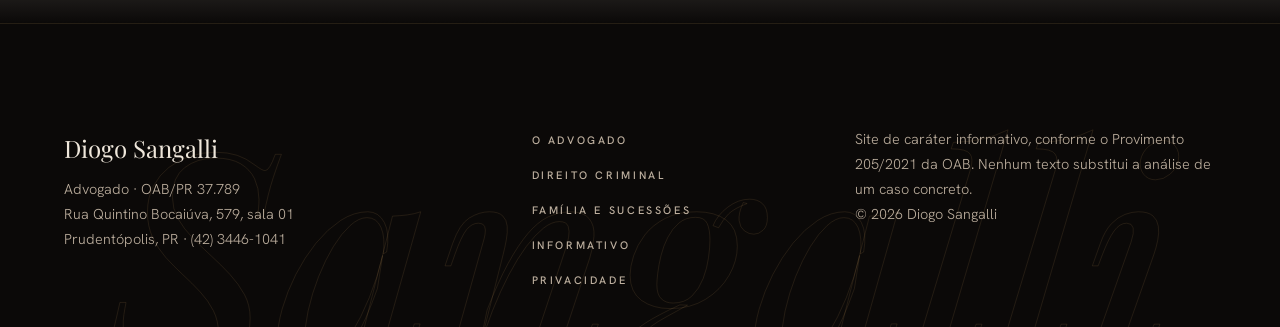
<file: informativo/prisao-em-flagrante-e-audiencia-de-custodia.html>
<!DOCTYPE html>
<html lang="pt-BR">
<head>
<meta charset="utf-8">
<meta name="viewport" content="width=device-width, initial-scale=1, viewport-fit=cover">
<title>Prisão em flagrante e audiência de custódia: como funcionam · Diogo Sangalli</title>
<meta name="description" content="O que acontece nas primeiras 24 horas depois de uma prisão em flagrante, o que a pessoa presa tem direito a saber e o que o juiz decide na audiência de custódia. Texto informativo de Diogo Sangalli, OAB/PR 37.789.">
<meta name="robots" content="noindex, nofollow">
<link rel="canonical" href="https://sangalli.rkperformance.com.br/informativo/prisao-em-flagrante-e-audiencia-de-custodia.html">
<meta name="theme-color" content="#0B0908">
<link rel="icon" href="../assets/favicon.svg" type="image/svg+xml">
<meta property="og:type" content="article">
<meta property="og:title" content="Prisão em flagrante e audiência de custódia: como funcionam">
<meta property="og:description" content="As primeiras 24 horas, os direitos da pessoa presa e o que o juiz decide.">
<meta property="og:url" content="https://sangalli.rkperformance.com.br/informativo/prisao-em-flagrante-e-audiencia-de-custodia.html">
<meta property="og:image" content="https://sangalli.rkperformance.com.br/media/og.jpg">
<link rel="preconnect" href="https://fonts.googleapis.com">
<link rel="preconnect" href="https://fonts.gstatic.com" crossorigin>
<link rel="stylesheet" href="https://fonts.googleapis.com/css2?family=Playfair+Display:ital,wght@0,400;0,500;1,400;1,500&family=Hanken+Grotesk:wght@300;400;500;600&display=swap">
<link rel="stylesheet" href="../assets/site.css">
<script type="application/ld+json">
{"@context":"https://schema.org","@type":"Article","headline":"Prisão em flagrante e audiência de custódia: como funcionam","datePublished":"2026-09-28T09:00:00-03:00","dateModified":"2026-09-28T09:00:00-03:00","inLanguage":"pt-BR","author":{"@type":"Person","name":"Diogo Sangalli","url":"https://sangalli.rkperformance.com.br/diogo-sangalli.html"},"publisher":{"@type":"Person","name":"Diogo Sangalli"},"mainEntityOfPage":"https://sangalli.rkperformance.com.br/informativo/prisao-em-flagrante-e-audiencia-de-custodia.html"}
</script>
</head>
<body>
<div class="grain" aria-hidden="true"></div>

<header class="cab">
  <div class="cab-in">
    <a class="marca" href="../index.html"><b>Diogo Sangalli</b><span>Advogado · OAB/PR 37.789</span></a>
    <nav aria-label="Principal">
      <ul class="nav-links">
        <li><a href="../diogo-sangalli.html">O advogado</a></li>
        <li><a href="../criminal.html">Criminal</a></li>
        <li><a href="../familia.html">Família e Sucessões</a></li>
        <li><a href="../informativo.html" aria-current="page">Informativo</a></li>
        <li><a class="cta" href="../index.html#contato">Contato</a></li>
      </ul>
    </nav>
    <button class="menu-btn" data-abre-menu aria-expanded="false" aria-controls="menu">Menu</button>
  </div>
</header>
<div class="menu" id="menu" role="dialog" aria-modal="true" aria-label="Menu">
  <div class="menu-topo"><a class="marca" href="../index.html"><b>Diogo Sangalli</b><span>Advogado · OAB/PR 37.789</span></a><button class="menu-btn" data-fecha-menu>Fechar</button></div>
  <ul>
    <li><a href="../diogo-sangalli.html"><small>01</small>O advogado</a></li>
    <li><a href="../criminal.html"><small>02</small>Criminal</a></li>
    <li><a href="../familia.html"><small>03</small>Família e Sucessões</a></li>
    <li><a href="../informativo.html"><small>04</small>Informativo</a></li>
    <li><a href="../index.html#contato"><small>05</small>Contato</a></li>
  </ul>
  <p class="rodape">Rua Quintino Bocaiúva, 579, sala 01<br>Prudentópolis, PR · (42) 3446-1041</p>
</div>

<main class="artigo">

<section class="capa" aria-label="Título">
  <div class="capa-in">
    <p class="kicker">Informativo · Criminal</p>
    <h1 class="h-display">Prisão em flagrante e audiência de <em>custódia</em>: como funcionam</h1>
    <p class="lede">O que acontece nas primeiras 24 horas, o que a pessoa presa tem direito a saber e o que o juiz decide na audiência.</p>
    <div class="rodape">
      <span><b>Por Diogo Sangalli</b>, OAB/PR 37.789</span>
      <span>Publicado em 28 de setembro de 2026</span>
    </div>
  </div>
</section>

<section class="bloco" id="texto">
  <div class="doc">
    <div class="folio"><b>§</b></div>
    <div class="texto">
      <h2>O que é flagrante</h2>
      <p>A lei considera em flagrante quem está cometendo um crime, acabou de cometê-lo, é perseguido logo depois em situação que faça presumir a autoria, ou é encontrado logo depois com objetos que façam presumir que participou. Fora dessas situações, a prisão depende de ordem escrita de um juiz.</p>
      <p class="nota"><b>CPP, art. 302 · CF, art. 5º, LXI</b>As hipóteses de flagrante e a exigência de ordem judicial nos demais casos.</p>

      <h2>As primeiras 24 horas</h2>
      <p>A prisão é comunicada imediatamente ao juiz, ao Ministério Público e à família da pessoa presa, ou a quem ela indicar. Em até 24 horas, o auto de prisão em flagrante é enviado ao juiz e, se a pessoa não tiver advogado, à Defensoria Pública. No mesmo prazo, ela recebe a nota de culpa: um documento com o motivo da prisão, o nome de quem prendeu e o das testemunhas.</p>
      <p class="nota"><b>CPP, art. 306, §§ 1º e 2º</b>Comunicação da prisão, envio do auto em 24 horas e nota de culpa.</p>

      <h2>A audiência de custódia</h2>
      <p>Em até 24 horas depois da prisão, a pessoa é apresentada a um juiz, na presença do Ministério Público e do advogado ou defensor. O juiz verifica se a prisão foi legal e decide entre três caminhos:</p>
      <ul>
        <li><strong>relaxar</strong> a prisão, se ela foi ilegal;</li>
        <li><strong>converter</strong> a prisão em preventiva, se estiverem presentes os requisitos da lei e nenhuma medida mais branda for suficiente;</li>
        <li><strong>conceder liberdade provisória</strong>, com ou sem fiança, e com ou sem outras medidas.</li>
      </ul>
      <p>A audiência não decide se a pessoa é culpada. A culpa é discutida no processo, que vem depois.</p>
      <p class="nota"><b>CPP, art. 310</b>A audiência de custódia e as três decisões possíveis.</p>
      <p class="nota"><b>CPP, art. 312</b>Os requisitos da prisão preventiva.</p>

      <h2>Os direitos da pessoa presa</h2>
      <ul>
        <li>Saber por que foi presa e quem são os responsáveis pela prisão e pelo interrogatório.</li>
        <li>Ficar em silêncio, sem que isso seja usado contra ela.</li>
        <li>Ter a assistência da família e de advogado.</li>
        <li>Ter a integridade física e moral respeitada.</li>
        <li>Se não puder pagar advogado, ser assistida pela Defensoria Pública ou por advogado nomeado.</li>
      </ul>
      <p class="nota"><b>CF, art. 5º, XLIX, LXII, LXIII, LXIV e LXXIV</b>As garantias constitucionais de quem é preso.</p>

      <h2>Depois da audiência</h2>
      <p>Se a pessoa é liberada, pode receber medidas a cumprir, como comparecer em juízo ou não se ausentar da comarca. Se fica presa, a prisão preventiva é revista pelo juiz a cada 90 dias e pode ser questionada pela defesa. Em qualquer caso, o inquérito continua, e o processo só começa se houver denúncia.</p>
      <p class="nota"><b>CPP, arts. 316 e 319</b>Revisão periódica da preventiva e medidas cautelares diversas da prisão.</p>

      <div class="assinatura"><b>Diogo Sangalli</b><span>Advogado · OAB/PR 37.789 · Prudentópolis, PR</span></div>
      <p class="aviso">Texto de caráter informativo e geral, atualizado em 28 de setembro de 2026. Não é orientação para um caso concreto.</p>
    </div>
    <div class="margem">
      <p class="nota"><b>CPP, art. 302 · CF, art. 5º, LXI</b>As hipóteses de flagrante e a exigência de ordem judicial nos demais casos.</p>
      <p class="nota"><b>CPP, art. 306, §§ 1º e 2º</b>Comunicação da prisão, envio do auto em 24 horas e nota de culpa.</p>
      <p class="nota"><b>CPP, art. 310</b>A audiência de custódia e as três decisões possíveis.</p>
      <p class="nota"><b>CPP, art. 312</b>Os requisitos da prisão preventiva.</p>
      <p class="nota"><b>CF, art. 5º, XLIX, LXII, LXIII, LXIV e LXXIV</b>As garantias constitucionais de quem é preso.</p>
      <p class="nota"><b>CPP, arts. 316 e 319</b>Revisão periódica da preventiva e medidas cautelares.</p>
      <p class="nota"><b>Leis citadas</b><a href="https://www.planalto.gov.br/ccivil_03/decreto-lei/del3689.htm" target="_blank" rel="noopener">Código de Processo Penal</a> · <a href="https://www.planalto.gov.br/ccivil_03/constituicao/constituicao.htm" target="_blank" rel="noopener">Constituição</a></p>
    </div>
  </div>
</section>

<section class="bloco">
  <div class="doc">
    <div class="folio"></div>
    <div class="texto">
      <a class="link-seta" href="../informativo.html">Todos os textos</a>
    </div>
  </div>
</section>

</main>

<footer class="pe">
  <div class="pe-in">
    <div><b>Diogo Sangalli</b>Advogado · OAB/PR 37.789<br>Rua Quintino Bocaiúva, 579, sala 01<br>Prudentópolis, PR · (42) 3446-1041</div>
    <ul>
      <li><a href="../diogo-sangalli.html">O advogado</a></li>
      <li><a href="../criminal.html">Direito Criminal</a></li>
      <li><a href="../familia.html">Família e Sucessões</a></li>
      <li><a href="../informativo.html">Informativo</a></li>
      <li><a href="../privacidade.html">Privacidade</a></li>
    </ul>
    <div>Site de caráter informativo, conforme o Provimento 205/2021 da OAB. Nenhum texto substitui a análise de um caso concreto.<br>© <span data-ano>2026</span> Diogo Sangalli</div>
  </div>
</footer>

<script src="../assets/site.js" defer></script>
</body>
</html>
</file>
<file: assets/site.css>
/* ============================================================
   Diogo Sangalli · Advogado · OAB/PR 37.789
   v2 — régua cinematográfica da casa, em tom sóbrio.
   Paleta medida nos posts dele: café, sépia, ocre, caramelo, papel.
   ============================================================ */

:root{
  --preto:#0B0908;
  --breu:#120E0B;
  --cafe:#1C1511;
  --cafe-2:#251C16;
  --off:#F3EEE7;
  --off-2:#E7DDD0;
  --areia:#D8CBBB;
  --caramelo:#C89B5E;
  --caramelo-claro:#E6C896;
  --ocre:#81633C;
  --ocre-escuro:#6B5230;
  --ink:#1A1410;
  --ink-soft:#63574A;
  --texto:#EFE7DB;
  --texto-2:#BFB1A0;
  --fio:rgba(200,155,94,.30);
  --fio-claro:rgba(129,99,60,.30);

  --serif:"Playfair Display","Didot","Bodoni MT",Georgia,serif;
  --sans:"Hanken Grotesk","Segoe UI",system-ui,-apple-system,sans-serif;

  --gutter:clamp(20px,5vw,80px);
  --maxw:1280px;
  --pad:clamp(88px,11vw,168px);
  --ease:cubic-bezier(.22,.61,.36,1);
}

*{box-sizing:border-box;margin:0}
html{scroll-behavior:smooth;-webkit-text-size-adjust:100%}
@media (prefers-reduced-motion:reduce){html{scroll-behavior:auto}}
body{
  background:var(--preto);color:var(--texto);
  font-family:var(--sans);font-weight:300;font-size:1.04rem;line-height:1.75;
  -webkit-font-smoothing:antialiased;text-rendering:optimizeLegibility;overflow-x:clip;
}
img,video{max-width:100%;display:block}
a{color:inherit}
p{text-wrap:pretty}
ul,ol{padding:0}
strong,b{font-weight:500}
::selection{background:var(--caramelo);color:var(--preto)}
a:focus-visible,button:focus-visible,summary:focus-visible{outline:2px solid var(--caramelo);outline-offset:4px}

h1,h2,h3,h4{font-family:var(--serif);font-weight:400;line-height:1.06;letter-spacing:-.012em;text-wrap:balance}
h1 em,h2 em,h3 em,.em{font-style:italic;font-weight:400;color:var(--caramelo-claro)}
.light h1 em,.light h2 em,.light h3 em,.light .em,.bloco h2 em,.bloco h3 em{color:var(--ocre)}

.wrap{max-width:var(--maxw);margin-inline:auto;padding-inline:var(--gutter)}
section{position:relative}

/* ---------- textura de filme ---------- */
.grain{
  position:fixed;inset:-50%;z-index:70;pointer-events:none;width:200%;height:200%;
  background:url("data:image/svg+xml;utf8,<svg xmlns='http://www.w3.org/2000/svg' width='200' height='200'><filter id='n'><feTurbulence type='fractalNoise' baseFrequency='0.85' numOctaves='2' stitchTiles='stitch'/><feColorMatrix values='0 0 0 0 0.55  0 0 0 0 0.46  0 0 0 0 0.36  0 0 0 0.5 0'/></filter><rect width='100%' height='100%' filter='url(%23n)'/></svg>");
  opacity:.12;mix-blend-mode:soft-light;animation:grain 1.4s steps(4) infinite;
}
@keyframes grain{0%{transform:translate(0,0)}25%{transform:translate(-2%,-3%)}50%{transform:translate(3%,1%)}75%{transform:translate(-1%,3%)}100%{transform:translate(0,0)}}
@media (prefers-reduced-motion:reduce){.grain{animation:none}}

/* ---------- rótulos ---------- */
.eyebrow,.kicker{
  font-family:var(--sans);font-weight:500;font-size:.72rem;letter-spacing:.34em;text-transform:uppercase;
  color:var(--caramelo);display:inline-flex;align-items:center;gap:14px;
}
.eyebrow::before,.kicker::before{content:"";width:34px;height:1px;background:currentColor;opacity:.8;flex:none}
.light .eyebrow,.bloco .eyebrow,.bloco .kicker{color:var(--ocre)}
.lede{font-size:clamp(1.08rem,1.5vw,1.26rem);line-height:1.65;color:var(--texto-2);max-width:54ch}
.light .lede,.bloco .lede{color:var(--ink-soft)}
.h-display{font-size:clamp(2.7rem,6.5vw,6.1rem);line-height:1.02}
.h-sec{font-size:clamp(2.1rem,4.6vw,4rem)}
.h-sub{font-size:clamp(1.45rem,2.3vw,1.95rem);line-height:1.18}
.small{font-size:.9rem}

/* ---------- seções claras e transições de luz ---------- */
.light{background:var(--off);color:var(--ink)}
.carvao{background:var(--cafe)}
.sec{padding-block:var(--pad)}
.to-light,.to-dark,.to-carvao,.carvao-to-light{height:clamp(140px,18vw,280px)}
.to-light{background:linear-gradient(to bottom,var(--preto) 0%,rgba(11,9,8,.9) 14%,rgba(11,9,8,.68) 32%,rgba(11,9,8,.42) 52%,rgba(11,9,8,.2) 70%,rgba(11,9,8,.07) 86%,rgba(11,9,8,0) 100%),var(--off)}
.to-dark{background:linear-gradient(to top,var(--preto) 0%,rgba(11,9,8,.9) 14%,rgba(11,9,8,.68) 32%,rgba(11,9,8,.42) 52%,rgba(11,9,8,.2) 70%,rgba(11,9,8,.07) 86%,rgba(11,9,8,0) 100%),var(--off)}
.to-carvao{background:linear-gradient(to top,var(--cafe) 0%,rgba(28,21,17,.9) 14%,rgba(28,21,17,.68) 32%,rgba(28,21,17,.42) 52%,rgba(28,21,17,.2) 70%,rgba(28,21,17,.07) 86%,rgba(28,21,17,0) 100%),var(--off)}
.carvao-to-light{background:linear-gradient(to bottom,var(--cafe) 0%,rgba(28,21,17,.9) 14%,rgba(28,21,17,.68) 32%,rgba(28,21,17,.42) 52%,rgba(28,21,17,.2) 70%,rgba(28,21,17,.07) 86%,rgba(28,21,17,0) 100%),var(--off)}

/* ---------- botão-cápsula ---------- */
.btn{
  display:inline-flex;align-items:center;gap:16px;text-decoration:none;
  font-family:var(--sans);font-weight:600;font-size:.72rem;letter-spacing:.22em;text-transform:uppercase;line-height:1.4;
  padding:8px 8px 8px 28px;border:1px solid rgba(200,155,94,.75);border-radius:999px;
  position:relative;isolation:isolate;color:var(--texto);overflow:hidden;
  transition:color .4s var(--ease),border-color .4s var(--ease);
}
.btn::before{content:"";position:absolute;inset:-1px;z-index:-1;border-radius:999px;background:var(--caramelo);transform:scaleX(0);transform-origin:right center;transition:transform .52s var(--ease)}
.btn:hover::before{transform:scaleX(1);transform-origin:left center}
.btn:hover{color:var(--preto);border-color:var(--caramelo)}
.btn .seta{
  width:44px;height:44px;border-radius:50%;flex:none;background:var(--caramelo);color:var(--preto);
  display:grid;place-items:center;font-size:1rem;font-weight:400;letter-spacing:0;
  transition:background-color .4s var(--ease),color .4s var(--ease),transform .52s var(--ease);transform:rotate(-45deg);
}
.btn:hover .seta{background:var(--preto);color:var(--caramelo-claro);transform:rotate(0)}
.btn.cheio{background:var(--caramelo);color:var(--preto);border-color:var(--caramelo)}
.btn.cheio .seta{background:var(--preto);color:var(--caramelo-claro)}
.btn.cheio::before{background:var(--off)}
.light .btn,.bloco .btn{color:var(--ink);border-color:rgba(129,99,60,.7)}
.light .btn:hover,.bloco .btn:hover{color:var(--preto)}
.light .btn .seta,.bloco .btn .seta{background:var(--ink);color:var(--caramelo-claro)}
.light .btn:hover .seta,.bloco .btn:hover .seta{background:var(--preto)}

.link-seta{
  display:inline-flex;align-items:center;gap:12px;text-decoration:none;
  font-family:var(--sans);font-weight:600;font-size:.72rem;letter-spacing:.22em;text-transform:uppercase;
  color:var(--texto);padding-bottom:8px;border-bottom:1px solid var(--fio);
  transition:border-color .3s var(--ease),color .3s var(--ease);
}
.link-seta::after{content:"→";color:var(--caramelo);font-size:1rem;letter-spacing:0;transition:transform .3s var(--ease)}
.link-seta:hover{border-color:var(--caramelo)}
.link-seta:hover::after{transform:translateX(5px)}
.light .link-seta,.bloco .link-seta{color:var(--ink);border-color:var(--fio-claro)}
.light .link-seta::after,.bloco .link-seta::after{color:var(--ocre)}

/* ---------- cabeçalho ---------- */
.cab{position:fixed;inset-inline:0;top:0;z-index:50;padding-top:env(safe-area-inset-top,0px);color:var(--texto);transition:background-color .4s var(--ease),box-shadow .4s var(--ease),backdrop-filter .4s var(--ease)}
.cab.rolou{background:rgba(11,9,8,.74);backdrop-filter:blur(14px) saturate(1.1);-webkit-backdrop-filter:blur(14px) saturate(1.1);box-shadow:0 1px 0 rgba(200,155,94,.16)}
.cab-in{max-width:1440px;margin:0 auto;padding:20px var(--gutter);display:flex;align-items:center;justify-content:space-between;gap:24px;transition:padding .4s var(--ease)}
.cab.rolou .cab-in{padding-block:13px}
.marca{text-decoration:none;display:flex;flex-direction:column;line-height:1.1}
.marca b{font-family:var(--serif);font-weight:400;font-size:1.32rem;letter-spacing:.005em}
.marca span{font-size:.62rem;letter-spacing:.3em;text-transform:uppercase;color:var(--caramelo);margin-top:5px;font-weight:500}
.nav-links{display:none;list-style:none;gap:clamp(20px,2.6vw,38px);align-items:center}
.nav-links a{text-decoration:none;font-size:.7rem;font-weight:500;letter-spacing:.26em;text-transform:uppercase;color:var(--texto);opacity:.82;transition:opacity .3s,color .3s}
.nav-links a:hover,.nav-links a[aria-current="page"]{opacity:1;color:var(--caramelo-claro)}
.nav-links .cta{opacity:1;border:1px solid rgba(200,155,94,.75);border-radius:999px;padding:11px 22px;transition:background-color .35s var(--ease),color .35s var(--ease)}
.nav-links .cta:hover{background:var(--caramelo);color:var(--preto)}
.menu-btn{background:none;border:0;color:inherit;font:inherit;font-size:.72rem;font-weight:500;letter-spacing:.3em;text-transform:uppercase;padding:10px 0;cursor:pointer}
@media (min-width:960px){.nav-links{display:flex}.cab .menu-btn{display:none}}

.menu{position:fixed;inset:0;z-index:80;background:var(--preto);color:var(--texto);display:none;flex-direction:column;padding:calc(20px + env(safe-area-inset-top,0px)) var(--gutter) 40px}
.menu.aberto{display:flex}
.menu-topo{display:flex;justify-content:space-between;align-items:center}
.menu ul{list-style:none;display:grid;gap:4px;margin-top:9vh}
.menu ul a{text-decoration:none;font-family:var(--serif);font-size:clamp(2rem,9vw,2.8rem);line-height:1.25;display:flex;gap:18px;align-items:baseline}
.menu ul a small{font-family:var(--sans);font-size:.66rem;letter-spacing:.3em;color:var(--caramelo);font-weight:500;min-width:26px}
.menu .rodape{margin-top:auto;color:var(--texto-2);font-size:.9rem;line-height:1.6;border-top:1px solid var(--fio);padding-top:18px}
body.travado{overflow:hidden}

/* ---------- hero (home) ---------- */
.hero{min-height:100svh;display:grid;align-items:end;overflow:clip;isolation:isolate;background:var(--preto)}
.hero-bg{position:absolute;inset:0;z-index:-2;background:url("../media/fundo-escritorio.jpg") center/cover no-repeat;transform:scale(1.06)}
.hero::before{content:"";position:absolute;inset:0;z-index:-1;
  background:
    radial-gradient(120% 90% at 78% 40%,rgba(11,9,8,0) 0%,rgba(11,9,8,.55) 55%,rgba(11,9,8,.92) 100%),
    linear-gradient(90deg,rgba(11,9,8,.92) 0%,rgba(11,9,8,.72) 38%,rgba(11,9,8,.25) 72%,rgba(11,9,8,.5) 100%),
    linear-gradient(180deg,rgba(11,9,8,.55) 0%,rgba(11,9,8,0) 26%,rgba(11,9,8,0) 62%,var(--preto) 100%);
}
.hero-in{max-width:1440px;width:100%;margin:0 auto;padding:calc(120px + env(safe-area-inset-top,0px)) var(--gutter) 0;display:grid;gap:40px 72px;align-items:end}
.hero-txt{display:grid;gap:28px;align-content:end;padding-bottom:clamp(36px,6vh,72px)}
.hero h1{max-width:13ch}
.hero .acoes{display:flex;flex-wrap:wrap;gap:18px 22px;align-items:center;margin-top:6px}
.moldura{position:relative;align-self:end;justify-self:end;width:min(100%,470px)}
.moldura .foto{position:relative;overflow:hidden;aspect-ratio:3/4;background:var(--cafe)}
.moldura img{width:100%;height:100%;object-fit:cover;object-position:50% 20%;transform-origin:50% 12%;animation:kb 26s ease-in-out infinite alternate}
@keyframes kb{from{transform:scale(1)}to{transform:scale(1.07)}}
@media (prefers-reduced-motion:reduce){.moldura img{animation:none}}
.moldura .foto::after{content:"";position:absolute;inset:0;background:linear-gradient(180deg,rgba(11,9,8,.18) 0%,rgba(11,9,8,0) 28%,rgba(11,9,8,0) 62%,rgba(11,9,8,.62) 100%);pointer-events:none}
.moldura::before{content:"";position:absolute;inset:-14px 14px 14px -14px;border:1px solid var(--fio);pointer-events:none;z-index:1}
.moldura figcaption{position:absolute;left:18px;bottom:16px;z-index:2;font-size:.64rem;letter-spacing:.3em;text-transform:uppercase;color:var(--texto);opacity:.85;font-weight:500}
.hero-base{max-width:1440px;width:100%;margin:0 auto;padding:22px var(--gutter) 30px;display:flex;flex-wrap:wrap;gap:10px 40px;font-size:.7rem;letter-spacing:.26em;text-transform:uppercase;color:var(--texto-2);border-top:1px solid rgba(200,155,94,.16)}
.hero-base b{color:var(--caramelo-claro);font-weight:600}
@media (min-width:960px){
  .hero{grid-template-rows:1fr auto}
  .hero-in{grid-template-columns:minmax(0,1.15fr) minmax(0,.85fr);padding-bottom:clamp(40px,6vh,80px)}
  .hero-txt{padding-bottom:0}
}
@media (max-width:959px){
  .hero{min-height:0}
  .hero-in{padding-top:calc(96px + env(safe-area-inset-top,0px));gap:34px}
  .moldura{order:-1;justify-self:center;width:min(86%,400px);margin-left:14px}
  .hero-txt{padding-bottom:34px}
}

/* ---------- capa das páginas internas ---------- */
.capa{position:relative;overflow:clip;isolation:isolate;background:var(--preto);color:var(--texto)}
.capa::before{content:"";position:absolute;inset:0;z-index:-2;background:url("../media/fundo-escritorio.jpg") center 30%/cover no-repeat;transform:scale(1.05)}
.capa::after{content:"";position:absolute;inset:0;z-index:-1;
  background:
    linear-gradient(90deg,rgba(11,9,8,.94) 0%,rgba(11,9,8,.78) 45%,rgba(11,9,8,.5) 100%),
    linear-gradient(180deg,rgba(11,9,8,.6) 0%,rgba(11,9,8,.15) 35%,rgba(11,9,8,.35) 70%,var(--preto) 100%)}
.capa.familia::before{background-image:url("../media/fundo-estante.jpg")}
.capa .grao{display:none}
.capa-in{max-width:var(--maxw);margin:0 auto;padding:calc(168px + env(safe-area-inset-top,0px)) var(--gutter) clamp(54px,7vw,96px) !important;display:grid;gap:26px;min-height:min(74vh,720px);align-content:end}
.capa h1{max-width:16ch}
.capa .lede{max-width:56ch}
.capa .rodape{display:flex;flex-wrap:wrap;gap:8px 36px;font-size:.7rem;letter-spacing:.24em;text-transform:uppercase;color:var(--texto-2);border-top:1px solid rgba(200,155,94,.18);padding-top:20px;margin-top:18px}
.capa .rodape b{color:var(--caramelo-claro);font-weight:600}
.capa .acoes{display:flex;flex-wrap:wrap;gap:16px 22px;align-items:center}
.artigo .capa h1{font-size:clamp(2.1rem,4.8vw,4.2rem) !important;max-width:20ch !important}
.artigo .capa-in{min-height:min(62vh,600px)}

/* capa com retrato (página O advogado) */
.capa-in.com-foto .moldura{width:min(100%,380px);justify-self:start}
@media (min-width:960px){
  .capa-in.com-foto{grid-template-columns:minmax(0,1.2fr) minmax(0,.8fr);column-gap:72px;align-items:end}
  .capa-in.com-foto > *{grid-column:1}
  .capa-in.com-foto .moldura{grid-column:2;grid-row:1 / span 6;justify-self:end;align-self:end;width:min(100%,400px)}
}
@media (max-width:959px){.capa-in.com-foto .moldura{order:-1;margin:0 0 10px 14px;width:min(78%,340px)}}

/* ---------- páginas internas: o texto com a lei na margem ---------- */
main{counter-reset:sec}
.bloco{background:var(--off);color:var(--ink);padding-block:clamp(64px,8vw,120px)}
.capa + .bloco{padding-top:0}
.capa + .bloco::before{content:"";display:block;height:clamp(130px,16vw,240px);margin-bottom:clamp(20px,3vw,48px);
  background:linear-gradient(to bottom,var(--preto) 0%,rgba(11,9,8,.9) 14%,rgba(11,9,8,.68) 32%,rgba(11,9,8,.42) 52%,rgba(11,9,8,.2) 70%,rgba(11,9,8,.07) 86%,rgba(11,9,8,0) 100%)}
.bloco + .bloco{border-top:1px solid var(--fio-claro)}
main > .bloco:last-of-type{padding-bottom:0}
main > .bloco:last-of-type::after{content:"";display:block;height:clamp(140px,18vw,280px);margin-top:clamp(48px,6vw,96px);
  background:linear-gradient(to top,var(--preto) 0%,rgba(11,9,8,.9) 14%,rgba(11,9,8,.68) 32%,rgba(11,9,8,.42) 52%,rgba(11,9,8,.2) 70%,rgba(11,9,8,.07) 86%,rgba(11,9,8,0) 100%)}

.doc{max-width:var(--maxw);margin:0 auto;padding-inline:var(--gutter);display:grid;grid-template-columns:1fr;gap:18px 40px}
@media (min-width:1040px){
  .doc{grid-template-columns:150px minmax(0,1fr) 270px;column-gap:clamp(36px,4vw,64px)}
  .doc > .folio{grid-column:1}
  .doc > .texto{grid-column:2}
  .doc > .margem{grid-column:3}
  .doc > .largo{grid-column:2 / -1}
}
.folio{counter-increment:sec;font-size:.68rem;letter-spacing:.3em;text-transform:uppercase;color:var(--ocre);font-weight:600;display:grid;gap:12px;align-content:start}
.folio b{font-size:0;line-height:0}
.folio::before{content:counter(sec,decimal-leading-zero);font-family:var(--serif);font-weight:400;font-size:clamp(3.2rem,5vw,4.6rem);line-height:.9;letter-spacing:0;color:transparent;-webkit-text-stroke:1px var(--ocre)}
.folio:empty{display:none}
.texto{display:grid;gap:24px;align-content:start;max-width:720px}
.texto p{color:var(--ink);max-width:64ch}
.texto .muted{color:var(--ink-soft)}
.texto .h-sub{margin-bottom:12px}
.texto > div > .nota{margin-top:16px}
.texto > div > p + p{margin-top:14px}
.sec-cab{display:grid;gap:18px;margin-bottom:10px}
.sec-cab h2{max-width:20ch}
.margem{display:grid;gap:18px;align-content:start}
.nota{font-size:.86rem;line-height:1.55;color:var(--ink-soft);border-left:1px solid var(--ocre);padding:2px 0 2px 16px}
.nota b{display:block;font-size:.64rem;letter-spacing:.24em;text-transform:uppercase;color:var(--ocre-escuro);font-weight:600;margin-bottom:6px}
.nota a{text-decoration-color:var(--fio-claro);text-underline-offset:3px}
@media (min-width:1040px){
  .margem{position:sticky;top:110px}
  .texto .nota{display:none}
}
@media (max-width:1039px){
  .margem{display:none}
  .texto .nota{margin-top:-8px}
}
.espaco{height:clamp(20px,3vw,40px)}

/* situações (lista com fio) */
.metodo{list-style:none;display:grid;counter-reset:m;border-top:1px solid var(--fio-claro)}
.metodo li{counter-increment:m;display:grid;grid-template-columns:72px 1fr;gap:4px 20px;padding:26px 0;border-bottom:1px solid var(--fio-claro)}
.metodo li::before{content:counter(m,decimal-leading-zero);font-family:var(--serif);font-style:italic;font-size:1.7rem;line-height:1.1;color:var(--ocre);grid-row:span 2}
.metodo h3{font-size:1.45rem;line-height:1.2}
.metodo p{grid-column:2;color:var(--ink-soft);font-size:.98rem}

/* FAQ */
.faq{display:grid;border-top:1px solid var(--fio-claro)}
.faq details{border-bottom:1px solid var(--fio-claro)}
.faq summary{cursor:pointer;list-style:none;padding:24px 0;font-family:var(--serif);font-size:clamp(1.18rem,1.8vw,1.42rem);line-height:1.3;display:flex;justify-content:space-between;gap:24px;align-items:baseline}
.faq summary::-webkit-details-marker{display:none}
.faq summary::after{content:"+";font-family:var(--sans);font-weight:300;font-size:1.5rem;color:var(--ocre);flex:none;transition:transform .35s var(--ease)}
.faq details[open] summary::after{transform:rotate(45deg)}
.faq .resp{padding:0 0 26px;color:var(--ink-soft);display:grid;gap:12px;max-width:62ch}

/* artigo */
.artigo .texto p{font-size:1.1rem;line-height:1.8}
.artigo .texto h2{font-size:clamp(1.6rem,2.6vw,2.1rem);margin-top:22px}
.artigo .texto ul{padding-left:1.2em;display:grid;gap:10px;color:var(--ink-soft)}
.assinatura{display:grid;gap:4px;font-size:.9rem;color:var(--ink-soft);border-top:1px solid var(--fio-claro);padding-top:20px;margin-top:14px}
.assinatura b{font-family:var(--serif);font-weight:400;font-size:1.3rem;color:var(--ink)}
.aviso{font-size:.84rem;color:var(--ink-soft);border-top:1px solid var(--fio-claro);padding-top:16px;margin-top:6px;max-width:60ch}

/* lista de textos (página Informativo) */
.textos{list-style:none;display:grid;border-top:1px solid var(--fio-claro)}
.textos li{border-bottom:1px solid var(--fio-claro)}
.textos a{display:grid;gap:10px;padding:30px 0;text-decoration:none;transition:padding-left .4s var(--ease)}
.textos a:hover{padding-left:14px}
.textos .meta{display:flex;gap:18px;font-size:.66rem;letter-spacing:.26em;text-transform:uppercase;color:var(--ocre);font-weight:600}
.textos h3{font-size:clamp(1.5rem,2.6vw,2.1rem);line-height:1.15}
.textos p{color:var(--ink-soft);max-width:60ch}

/* contato nas páginas internas */
.contato{display:grid;gap:34px}
@media (min-width:820px){.contato{grid-template-columns:1fr 1fr;gap:56px}}
.dado{display:grid;gap:4px}
.dado b{font-size:.64rem;letter-spacing:.26em;text-transform:uppercase;color:var(--ocre);font-weight:600}
.dado a{text-decoration:none;font-family:var(--serif);font-size:1.5rem;line-height:1.25}
.dado a:hover{color:var(--ocre)}
.dado span{color:var(--ink-soft);font-size:.92rem}
.caixa{border:1px solid var(--fio-claro);padding:28px 30px;display:grid;gap:12px;align-content:start}
.caixa b{font-family:var(--serif);font-weight:400;font-size:1.3rem}
.caixa p{font-size:.92rem;color:var(--ink-soft)}
.caixa a{text-underline-offset:3px;text-decoration-color:var(--fio-claro)}

/* ---------- vídeo dentro do card ---------- */
.video-card{position:relative;background:var(--cafe);color:var(--texto);overflow:hidden;aspect-ratio:9/16;max-width:380px;width:100%}
.video-card img,.video-card video{width:100%;height:100%;object-fit:cover;transition:transform 1.2s var(--ease)}
.video-card:hover img{transform:scale(1.04)}
.video-card video{position:absolute;inset:0;background:#000}
.video-card .tocar{position:absolute;inset:0;width:100%;height:100%;border:0;background:linear-gradient(180deg,rgba(11,9,8,.1) 0%,rgba(11,9,8,0) 35%,rgba(11,9,8,.82) 100%);color:var(--texto);cursor:pointer;display:grid;align-content:end;justify-items:start;padding:26px;gap:10px;font:inherit;text-align:left}
.video-card .tocar b{font-family:var(--serif);font-weight:400;font-size:1.35rem;line-height:1.18}
.video-card .tocar span{font-size:.64rem;letter-spacing:.28em;text-transform:uppercase;color:var(--caramelo-claro);font-weight:600;display:inline-flex;gap:12px;align-items:center}
.video-card .tocar span::before{content:"";width:40px;height:40px;border-radius:50%;border:1px solid var(--caramelo);background:rgba(11,9,8,.35) url("data:image/svg+xml;utf8,<svg xmlns='http://www.w3.org/2000/svg' viewBox='0 0 24 24'><path d='M9 6.5v11l9-5.5z' fill='%23E6C896'/></svg>") center/20px no-repeat}
.video-card.tocando .tocar{display:none}
.video-card .fechar{position:absolute;top:12px;right:12px;z-index:2;background:rgba(11,9,8,.72);color:var(--texto);border:1px solid var(--fio);border-radius:999px;font:inherit;font-size:.62rem;letter-spacing:.24em;text-transform:uppercase;padding:8px 14px;cursor:pointer;display:none}
.video-card.tocando .fechar{display:block}
.video-legenda{font-size:.86rem;color:var(--ink-soft);margin-top:14px;max-width:380px}
.video-legenda a{text-underline-offset:3px}

/* ============================================================
   HOME — seções
   ============================================================ */

/* cabeça de seção */
.cab-sec{display:grid;gap:22px;margin-bottom:clamp(44px,6vw,84px)}
.cab-sec h2{max-width:18ch}
@media (min-width:960px){.cab-sec.duplo{grid-template-columns:1.1fr .9fr;align-items:end;column-gap:64px}.cab-sec.duplo .lede{justify-self:end}}

/* áreas */
.areas{display:grid;border-top:1px solid var(--fio-claro)}
.area{display:grid;gap:22px 56px;padding-block:clamp(40px,5vw,72px);border-bottom:1px solid var(--fio-claro);text-decoration:none;color:inherit;position:relative}
.area .num{font-family:var(--serif);font-size:clamp(3.6rem,7vw,6.4rem);line-height:.86;color:transparent;-webkit-text-stroke:1px var(--ocre);transition:color .5s var(--ease)}
.area:hover .num{color:var(--ocre)}
.area h3{font-size:clamp(1.9rem,3.6vw,3.1rem);max-width:16ch}
.area .para{font-family:var(--serif);font-style:italic;font-size:1.12rem;color:var(--ocre);line-height:1.4;max-width:40ch}
.area p.desc{color:var(--ink-soft);max-width:52ch}
.tags{list-style:none;display:flex;flex-wrap:wrap;gap:8px 22px;font-size:.66rem;letter-spacing:.24em;text-transform:uppercase;color:var(--ink-soft);font-weight:500}
.tags li::before{content:"";display:inline-block;width:5px;height:5px;border-radius:50%;background:var(--ocre);margin-right:10px;vertical-align:2px}
.area .corpo{display:grid;gap:20px;align-content:start}
@media (min-width:960px){.area{grid-template-columns:170px minmax(0,1.05fr) minmax(0,.95fr);align-items:start}.area .lado{padding-top:10px;display:grid;gap:22px;justify-items:start}}

/* atendimento (escuro) */
.pilares{display:grid;gap:0;border-top:1px solid var(--fio)}
.pilar{padding:34px 0;border-bottom:1px solid var(--fio);display:grid;gap:14px}
.pilar .n{font-size:.66rem;letter-spacing:.3em;color:var(--caramelo);font-weight:600}
.pilar h3{font-size:1.65rem}
.pilar p{color:var(--texto-2);font-size:.98rem;max-width:40ch}
@media (min-width:900px){.pilares{grid-template-columns:repeat(3,1fr);border-bottom:1px solid var(--fio)}.pilar{border-bottom:0;padding:40px 40px 44px 0}.pilar + .pilar{padding-left:40px;border-left:1px solid var(--fio)}}
.fecho{font-family:var(--serif);font-style:italic;font-size:clamp(1.15rem,1.8vw,1.4rem);color:var(--caramelo-claro);margin-top:clamp(36px,4vw,56px);max-width:44ch}

/* banda de citação */
.banda{min-height:min(92vh,820px);display:grid;align-items:center;overflow:clip;isolation:isolate;background:var(--preto)}
.banda-bg{position:absolute;inset:-8% 0;z-index:-2;background:url("../media/fundo-estante.jpg") center/cover no-repeat;will-change:transform}
.banda::before{content:"";position:absolute;inset:0;z-index:-1;background:linear-gradient(180deg,var(--preto) 0%,rgba(11,9,8,.5) 28%,rgba(11,9,8,.5) 72%,var(--preto) 100%),linear-gradient(90deg,rgba(11,9,8,.8),rgba(11,9,8,.35))}
.banda blockquote{max-width:1000px;padding-block:var(--pad)}
.banda blockquote p{font-family:var(--serif);font-size:clamp(2rem,5.2vw,4.6rem);line-height:1.1;letter-spacing:-.012em;color:var(--texto);text-wrap:balance}
.banda blockquote em{font-style:italic;color:var(--caramelo-claro)}
.banda cite{display:flex;align-items:center;gap:14px;margin-top:40px;font-style:normal;font-size:.7rem;letter-spacing:.3em;text-transform:uppercase;color:var(--texto-2);font-weight:500}
.banda cite::before{content:"";width:34px;height:1px;background:var(--caramelo)}

/* informativo (cards) */
.inf-grade{display:grid;gap:22px;grid-auto-flow:column;grid-auto-columns:minmax(270px,82vw);overflow-x:auto;scroll-snap-type:x mandatory;padding-bottom:18px;scrollbar-width:thin;scrollbar-color:var(--caramelo) transparent;margin-inline:calc(-1 * var(--gutter));padding-inline:var(--gutter)}
.inf-grade > *{scroll-snap-align:start}
@media (min-width:1100px){.inf-grade{grid-auto-flow:row;grid-template-columns:repeat(4,1fr);overflow:visible;margin-inline:0;padding-inline:0;padding-bottom:0}}
.inf-grade .video-card{max-width:none;height:100%;aspect-ratio:auto;min-height:520px}
.txt-card{display:grid;grid-template-rows:auto 1fr auto;gap:22px;min-height:520px;padding:30px 28px 28px;border:1px solid var(--fio);text-decoration:none;color:var(--texto);background:linear-gradient(180deg,rgba(200,155,94,.05),rgba(200,155,94,0) 55%);transition:border-color .45s var(--ease),transform .6s var(--ease),background-color .45s var(--ease)}
.txt-card:hover{border-color:var(--caramelo);transform:translateY(-6px)}
.txt-card .topo{display:flex;justify-content:space-between;align-items:baseline;font-size:.64rem;letter-spacing:.28em;text-transform:uppercase;color:var(--caramelo);font-weight:600}
.txt-card .topo i{font-family:var(--serif);font-style:italic;font-size:1.5rem;letter-spacing:0;color:transparent;-webkit-text-stroke:1px var(--caramelo)}
.txt-card h3{font-size:clamp(1.5rem,2vw,1.85rem);line-height:1.16;align-self:end}
.txt-card p{color:var(--texto-2);font-size:.94rem;margin-top:14px}
.txt-card .ler{font-size:.66rem;letter-spacing:.26em;text-transform:uppercase;font-weight:600;display:flex;justify-content:space-between;align-items:center;border-top:1px solid var(--fio);padding-top:18px}
.txt-card .ler::after{content:"→";color:var(--caramelo);font-size:1rem;letter-spacing:0;transition:transform .35s var(--ease)}
.txt-card:hover .ler::after{transform:translateX(6px)}

/* o advogado */
.sobre{display:grid;gap:clamp(44px,6vw,96px);align-items:center}
@media (min-width:960px){.sobre{grid-template-columns:minmax(0,.82fr) minmax(0,1.18fr)}}
.quadro{position:relative;max-width:460px;width:100%}
.quadro .foto{overflow:hidden;aspect-ratio:4/5;background:var(--areia)}
.quadro img{width:100%;height:100%;object-fit:cover;object-position:50% 14%;will-change:transform}
.quadro::before{content:"";position:absolute;inset:16px -16px -16px 16px;border:1px solid var(--ocre);opacity:.55;pointer-events:none}
.sobre .corpo{display:grid;gap:26px;align-content:start}
.sobre .corpo p{color:var(--ink-soft);max-width:56ch}
.fatos{display:grid;gap:0;border-top:1px solid var(--fio-claro);margin-top:10px}
.fato{padding:20px 0;border-bottom:1px solid var(--fio-claro);display:grid;gap:4px}
.fato b{font-family:var(--serif);font-weight:400;font-size:1.55rem;line-height:1.15;color:var(--ink)}
.fato span{font-size:.64rem;letter-spacing:.24em;text-transform:uppercase;color:var(--ink-soft);font-weight:500}
@media (min-width:700px){.fatos{grid-template-columns:repeat(3,1fr);border-bottom:1px solid var(--fio-claro)}.fato{border-bottom:0;padding:22px 22px 24px 0}.fato + .fato{padding-left:22px;border-left:1px solid var(--fio-claro)}}

/* contato final */
.final{overflow:clip;isolation:isolate}
.final-grade{display:grid;gap:clamp(44px,6vw,90px);align-items:center}
@media (min-width:960px){.final-grade{grid-template-columns:minmax(0,1.1fr) minmax(0,.9fr)}}
.final h2{font-size:clamp(2.4rem,5.6vw,5rem);max-width:12ch}
.final .corpo{display:grid;gap:30px;align-content:start}
.canais{display:grid;gap:0;border-top:1px solid var(--fio)}
.canal{display:grid;grid-template-columns:130px 1fr;gap:6px 20px;padding:20px 0;border-bottom:1px solid var(--fio);align-items:baseline}
.canal b{font-size:.64rem;letter-spacing:.26em;text-transform:uppercase;color:var(--caramelo);font-weight:600}
.canal a,.canal span.v{font-family:var(--serif);font-size:clamp(1.25rem,2vw,1.6rem);line-height:1.25;text-decoration:none}
.canal a:hover{color:var(--caramelo-claro)}
.canal small{grid-column:2;color:var(--texto-2);font-size:.86rem}
.lateral{display:grid;gap:26px}
.lateral .foto{overflow:hidden;aspect-ratio:16/10;position:relative}
.lateral .foto img{width:100%;height:100%;object-fit:cover}
.lateral .foto::after{content:"";position:absolute;inset:0;background:linear-gradient(180deg,rgba(11,9,8,0) 40%,rgba(11,9,8,.55) 100%)}
.confira{border:1px solid var(--fio);padding:26px 28px;display:grid;gap:10px}
.confira b{font-family:var(--serif);font-weight:400;font-size:1.25rem;color:var(--caramelo-claro)}
.confira p{font-size:.9rem;color:var(--texto-2)}
.confira a{text-underline-offset:3px;text-decoration-color:var(--fio)}

/* ---------- rodapé ---------- */
footer.pe{position:relative;background:var(--preto);color:var(--texto-2);padding:clamp(60px,8vw,110px) var(--gutter) calc(34px + env(safe-area-inset-bottom,0px));overflow:clip;border-top:1px solid rgba(200,155,94,.14)}
footer.pe::before{content:"Sangalli";position:absolute;left:50%;bottom:-.24em;transform:translateX(-50%);font-family:var(--serif);font-style:italic;font-size:clamp(7rem,24vw,22rem);line-height:1;color:transparent;-webkit-text-stroke:1px rgba(200,155,94,.13);pointer-events:none;white-space:nowrap}
.pe-in{position:relative;max-width:var(--maxw);margin:0 auto;display:grid;gap:34px;font-size:.9rem}
@media (min-width:820px){.pe-in{grid-template-columns:1.2fr .8fr 1fr;align-items:start}}
.pe-in b{display:block;font-family:var(--serif);font-weight:400;font-size:1.5rem;color:var(--texto);margin-bottom:8px}
.pe-in ul{list-style:none;display:grid;gap:10px}
.pe-in ul a{text-decoration:none;font-size:.68rem;letter-spacing:.24em;text-transform:uppercase;font-weight:500;color:var(--texto-2);transition:color .3s}
.pe-in ul a:hover{color:var(--caramelo-claro)}
.pe-in .fl{display:none}

/* ---------- entrada suave ---------- */
.js .rv{opacity:.001;transform:translateY(26px);transition:opacity 1s var(--ease),transform 1.1s var(--ease)}
.js .rv.in{opacity:1;transform:none}
.js .rv.d1{transition-delay:.12s}.js .rv.d2{transition-delay:.24s}.js .rv.d3{transition-delay:.36s}
@media (prefers-reduced-motion:reduce){.js .rv{opacity:1;transform:none;transition:none}}

/* utilitários e restos da v1 que as páginas ainda usam */
.visually-hidden{position:absolute;width:1px;height:1px;overflow:hidden;clip:rect(0 0 0 0);white-space:nowrap}
.muted{color:var(--ink-soft)}
</file>
